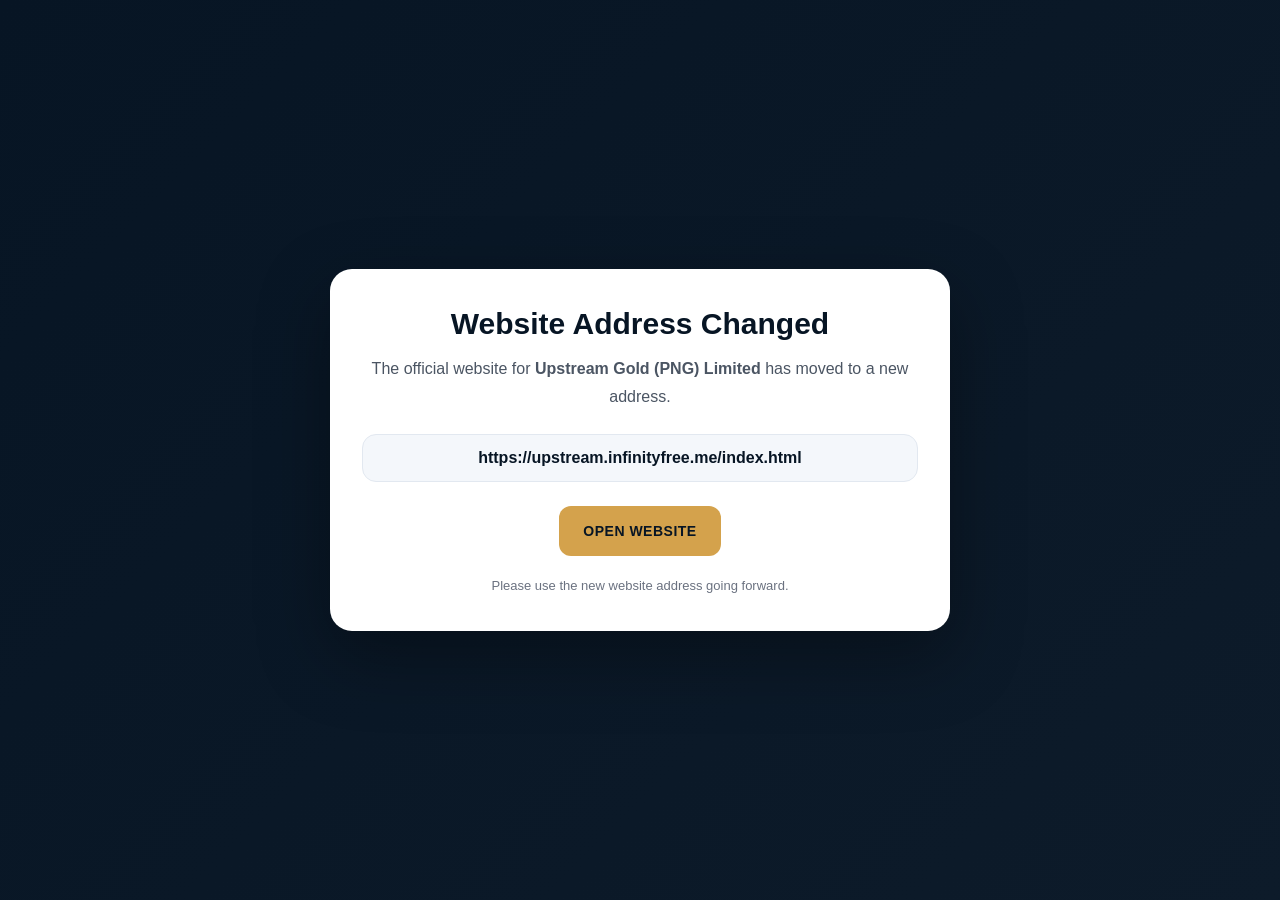
<file: index.html>
<!DOCTYPE html>
<html lang="en">
<head>
  <meta charset="UTF-8" />
  <meta name="viewport" content="width=device-width, initial-scale=1.0" />
  <title>Website Moved | Upstream Gold (PNG) Limited</title>

  <style>
    * {
      box-sizing: border-box;
      margin: 0;
      padding: 0;
    }

    body {
      min-height: 100vh;
      font-family: Arial, Helvetica, sans-serif;
      background: linear-gradient(135deg, #071524, #0d1b2a);
      display: flex;
      align-items: center;
      justify-content: center;
      padding: 24px;
      color: #ffffff;
    }

    .notice-card {
      width: 100%;
      max-width: 620px;
      background: #ffffff;
      color: #071524;
      border-radius: 22px;
      padding: 38px 32px;
      text-align: center;
      box-shadow: 0 25px 70px rgba(0, 0, 0, 0.35);
    }

    .notice-card h1 {
      font-size: 30px;
      margin-bottom: 14px;
      font-weight: 800;
    }

    .notice-card p {
      font-size: 16px;
      line-height: 1.7;
      color: #4b5563;
      margin-bottom: 24px;
    }

    .new-link-box {
      background: #f4f7fb;
      border: 1px solid #e2e8f0;
      border-radius: 14px;
      padding: 14px;
      margin-bottom: 24px;
      color: #071524;
      font-weight: 700;
      word-break: break-word;
    }

    .btn {
      display: inline-flex;
      align-items: center;
      justify-content: center;
      min-height: 50px;
      padding: 0 24px;
      background: #d4a24c;
      color: #071524;
      border-radius: 12px;
      text-decoration: none;
      font-size: 14px;
      font-weight: 800;
      text-transform: uppercase;
      letter-spacing: 0.5px;
      transition: 0.2s ease;
    }

    .btn:hover {
      background: #b88324;
      color: #ffffff;
    }

    .footer-note {
      margin-top: 22px;
      font-size: 13px;
      color: #6b7280;
    }
  </style>
</head>

<body>
  <div class="notice-card">
    <h1>Website Address Changed</h1>

    <p>
      The official website for <strong>Upstream Gold (PNG) Limited</strong>
      has moved to a new address.
    </p>

    <div class="new-link-box">
      https://upstream.infinityfree.me/index.html
    </div>

    <a class="btn" href="https://upstream.infinityfree.me/index.html">
      Open Website
    </a>

    <div class="footer-note">
      Please use the new website address going forward.
    </div>
  </div>
</body>
</html>
</file>
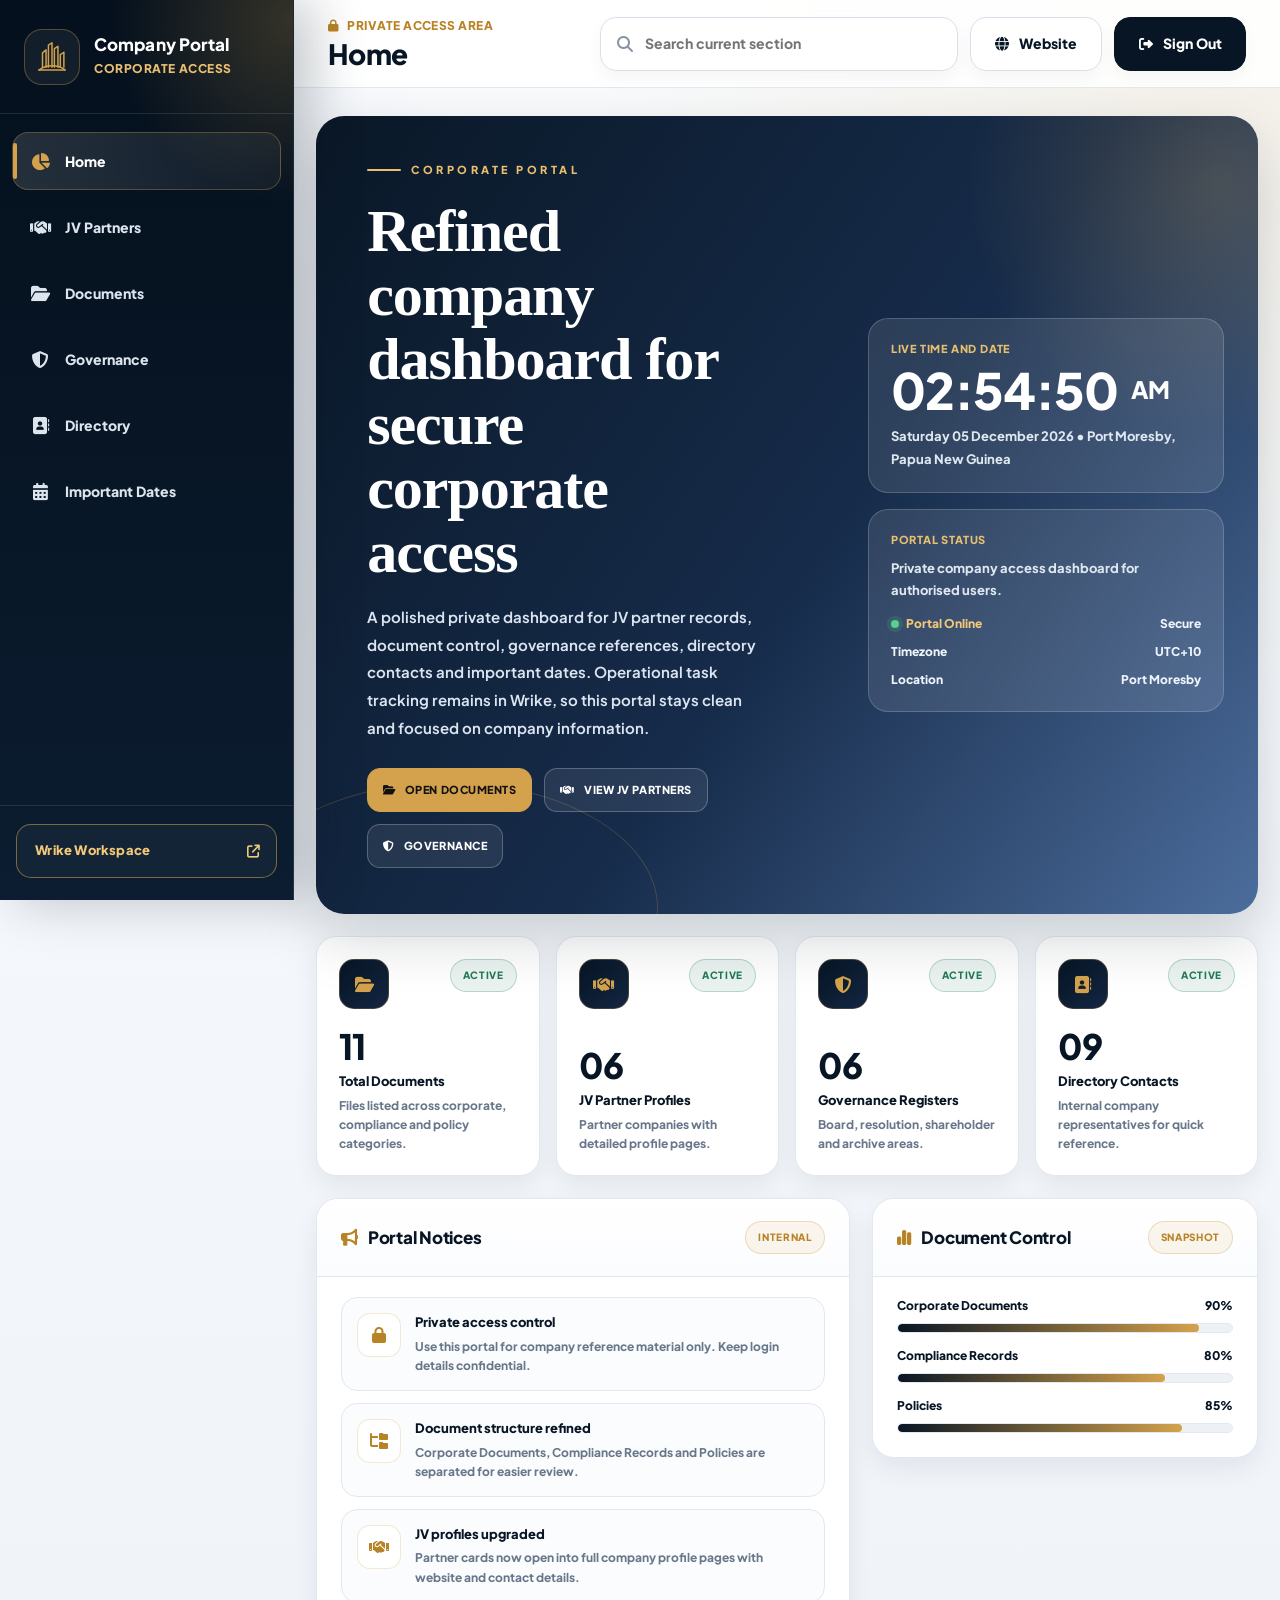
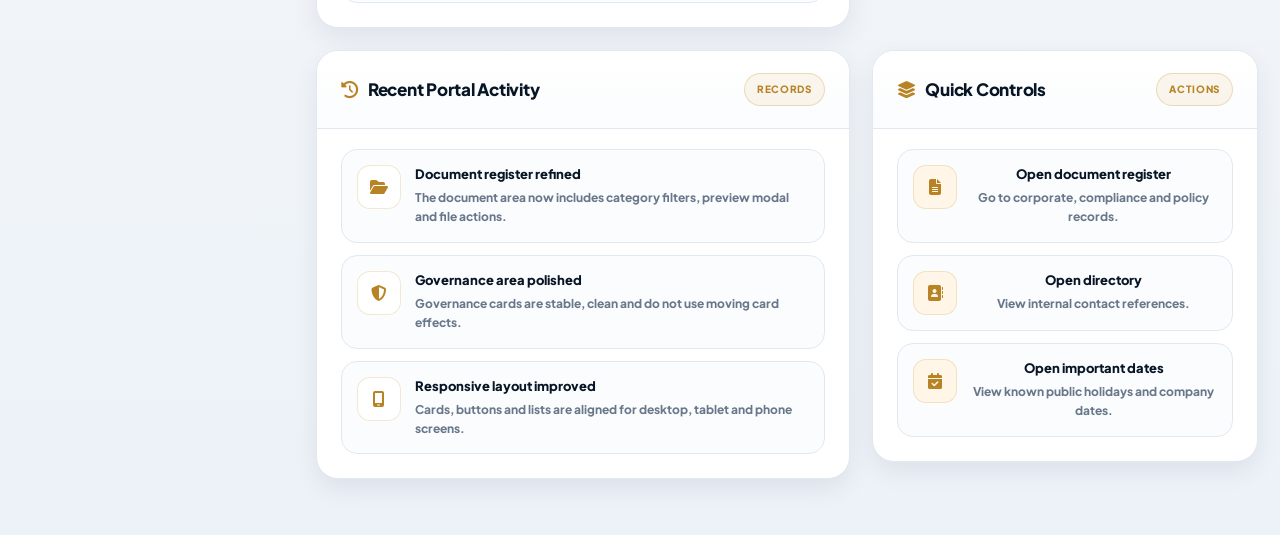
<file: about.html>
<!DOCTYPE html>
<html lang="en">
<head>
  <meta charset="UTF-8" />
  <meta name="viewport" content="width=device-width, initial-scale=1.0, viewport-fit=cover" />
  <title>Company Portal | Refined Corporate Dashboard</title>

  <link rel="preconnect" href="https://fonts.googleapis.com">
  <link rel="preconnect" href="https://fonts.gstatic.com" crossorigin>
  <link href="https://fonts.googleapis.com/css2?family=Plus+Jakarta+Sans:wght@400;500;600;700;800;900&display=swap" rel="stylesheet">
  <link rel="stylesheet" href="https://cdnjs.cloudflare.com/ajax/libs/font-awesome/6.5.2/css/all.min.css">

  <style>
    *{box-sizing:border-box;margin:0;padding:0}

    :root{
      --navy:#071524;
      --navy-2:#0d1b2a;
      --navy-3:#132642;
      --navy-4:#1b314f;
      --gold:#d4a24c;
      --gold-2:#b88324;
      --gold-soft:#fff6e8;
      --bg:#f4f7fb;
      --panel:#ffffff;
      --text:#162033;
      --muted:#687789;
      --line:#e2e8f0;
      --soft:#f8fafc;
      --soft-2:#eef3f8;
      --green:#1f7a56;
      --red:#b85050;
      --blue:#315f9b;
      --amber:#a36f14;
      --sidebar:294px;
      --radius:22px;
      --shadow:0 18px 44px rgba(7,21,36,.10);
      --shadow-soft:0 10px 26px rgba(7,21,36,.07);
      --ring:0 0 0 4px rgba(212,162,76,.15);
    }

    html{scroll-behavior:smooth}

    body{
      min-height:100vh;
      overflow-x:hidden;
      font-family:'Plus Jakarta Sans',Arial,Helvetica,sans-serif;
      background:
        radial-gradient(circle at 100% 0%, rgba(212,162,76,.12), transparent 28%),
        radial-gradient(circle at 0% 18%, rgba(49,95,155,.08), transparent 24%),
        linear-gradient(180deg,#f9fbfd 0%,#edf2f8 100%);
      color:var(--text);
      line-height:1.5;
    }

    a{text-decoration:none;color:inherit}
    button,input,select{font:inherit}
    button{border:0}
    ::selection{background:rgba(212,162,76,.25)}

    .app{min-height:100vh;display:flex}

    .sidebar-overlay{
      position:fixed;
      inset:0;
      display:none;
      background:rgba(3,12,22,.52);
      z-index:89;
    }

    .sidebar-overlay.show{display:block}

    .sidebar{
      position:fixed;
      inset:0 auto 0 0;
      z-index:100;
      width:var(--sidebar);
      height:100vh;
      display:flex;
      flex-direction:column;
      overflow:hidden;
      color:#fff;
      background:linear-gradient(180deg,#04101d 0%,#071524 45%,#0c1d31 100%);
      border-right:1px solid rgba(255,255,255,.10);
      box-shadow:18px 0 50px rgba(7,21,36,.24);
      transform:translateX(-105%);
      transition:transform .24s ease;
    }

    .sidebar.open{transform:translateX(0)}

    @media(min-width:1025px){
      .sidebar{transform:none}
      .main{margin-left:var(--sidebar)}
      .sidebar-overlay{display:none!important}
    }

    .sidebar:before{
      content:"";
      position:absolute;
      width:370px;
      height:370px;
      right:-185px;
      top:-165px;
      border-radius:50%;
      background:radial-gradient(circle,rgba(212,162,76,.23),transparent 70%);
      pointer-events:none;
    }

    .sidebar-brand{
      min-height:114px;
      padding:24px;
      display:flex;
      align-items:center;
      gap:14px;
      border-bottom:1px solid rgba(255,255,255,.10);
      position:relative;
      z-index:1;
    }

    .brand-mark{
      width:56px;
      height:56px;
      flex:0 0 56px;
      display:grid;
      place-items:center;
      border-radius:18px;
      border:1px solid rgba(212,162,76,.35);
      background:rgba(255,255,255,.06);
    }

    .brand-mark svg{width:38px;height:38px;display:block}

    .brand-text strong{
      display:block;
      color:#fff;
      font-size:17px;
      font-weight:900;
      letter-spacing:.1px;
      line-height:1.15;
    }

    .brand-text span{
      display:block;
      margin-top:5px;
      color:#e8bf71;
      font-size:12px;
      font-weight:900;
      letter-spacing:.55px;
      text-transform:uppercase;
    }

    .nav-menu{
      list-style:none;
      padding:18px 12px;
      flex:1;
      overflow:auto;
      position:relative;
      z-index:1;
    }

    .nav-menu::-webkit-scrollbar{width:5px}
    .nav-menu::-webkit-scrollbar-thumb{background:rgba(212,162,76,.35);border-radius:999px}

    .nav-item{
      min-height:58px;
      display:flex;
      align-items:center;
      gap:14px;
      margin-bottom:8px;
      padding:0 16px;
      color:#dce4ee;
      border:1px solid transparent;
      border-radius:16px;
      cursor:pointer;
      user-select:none;
      font-size:14px;
      font-weight:850;
      position:relative;
      transition:background .2s ease,border-color .2s ease,color .2s ease;
    }

    .nav-item i{
      width:22px;
      text-align:center;
      color:#dce4ee;
      font-size:17px;
      transition:color .2s ease;
    }

    .nav-item:hover{
      background:rgba(255,255,255,.055);
      border-color:rgba(255,255,255,.08);
      color:#fff;
    }

    .nav-item:hover i{color:var(--gold)}

    .nav-item.active{
      color:#fff;
      background:linear-gradient(90deg,rgba(255,255,255,.13),rgba(255,255,255,.045));
      border-color:rgba(212,162,76,.31);
    }

    .nav-item.active:before{
      content:"";
      position:absolute;
      left:0;
      top:10px;
      bottom:10px;
      width:4px;
      border-radius:999px;
      background:var(--gold);
    }

    .nav-item.active i{color:var(--gold)}

    .sidebar-footer{
      padding:18px 16px 22px;
      border-top:1px solid rgba(255,255,255,.10);
      position:relative;
      z-index:1;
    }

    .workspace-btn{
      width:100%;
      min-height:54px;
      display:flex;
      align-items:center;
      justify-content:space-between;
      gap:12px;
      padding:0 16px;
      border-radius:15px;
      border:1px solid rgba(212,162,76,.55);
      background:rgba(255,255,255,.035);
      color:#f2c879;
      font-size:13px;
      font-weight:900;
      letter-spacing:.2px;
      transition:background .2s ease,border-color .2s ease;
    }

    .workspace-btn:hover{background:rgba(212,162,76,.10);border-color:rgba(212,162,76,.75)}

    .main{width:100%;min-height:100vh}

    .topbar{
      min-height:88px;
      position:sticky;
      top:0;
      z-index:80;
      display:flex;
      align-items:center;
      justify-content:space-between;
      gap:18px;
      padding:0 clamp(18px,3vw,34px);
      background:rgba(255,255,255,.89);
      backdrop-filter:blur(16px);
      border-bottom:1px solid var(--line);
    }

    .topbar-left{display:flex;align-items:center;gap:14px;min-width:0}

    .mobile-toggle{
      width:46px;
      height:46px;
      display:grid;
      place-items:center;
      flex:0 0 46px;
      border-radius:14px;
      border:1px solid var(--line);
      background:#fff;
      color:var(--gold-2);
      font-size:19px;
      cursor:pointer;
      box-shadow:0 8px 18px rgba(7,21,36,.05);
    }

    @media(min-width:1025px){.mobile-toggle{display:none}}

    .page-title{min-width:0}

    .page-title .kicker{
      display:flex;
      align-items:center;
      gap:8px;
      color:var(--gold-2);
      font-size:12px;
      font-weight:900;
      letter-spacing:.45px;
      text-transform:uppercase;
      margin-bottom:4px;
    }

    .page-title h1{
      color:var(--navy);
      font-size:clamp(21px,2.2vw,28px);
      font-weight:900;
      line-height:1.1;
      letter-spacing:-.55px;
      white-space:nowrap;
      overflow:hidden;
      text-overflow:ellipsis;
    }

    .topbar-actions{
      display:flex;
      align-items:center;
      justify-content:flex-end;
      gap:12px;
      min-width:0;
    }

    .search-wrapper{
      height:54px;
      width:min(390px,28vw);
      min-width:240px;
      display:flex;
      align-items:center;
      gap:12px;
      border:1px solid #d9e0eb;
      background:#fff;
      color:#8793a5;
      border-radius:16px;
      padding:0 16px;
      box-shadow:0 8px 18px rgba(7,21,36,.04);
    }

    .search-wrapper:focus-within{border-color:rgba(212,162,76,.72);box-shadow:var(--ring)}

    .search-wrapper input{
      width:100%;
      border:0;
      outline:0;
      color:var(--text);
      background:transparent;
      font-size:14px;
      font-weight:750;
    }

    .top-link{
      height:54px;
      min-width:132px;
      padding:0 17px;
      display:inline-flex;
      align-items:center;
      justify-content:center;
      gap:10px;
      border-radius:16px;
      border:1px solid #d9e0eb;
      background:#fff;
      color:var(--navy);
      font-size:14px;
      font-weight:900;
      cursor:pointer;
      white-space:nowrap;
      box-shadow:0 8px 18px rgba(7,21,36,.035);
      transition:border-color .2s ease,background .2s ease,color .2s ease;
    }

    .top-link.dark{background:var(--navy);border-color:var(--navy);color:#fff}
    .top-link:hover{border-color:rgba(212,162,76,.62)}

    .content{
      width:min(1360px,calc(100% - 44px));
      margin:0 auto;
      padding:28px 0 56px;
    }

    .section-panel{
      background:var(--panel);
      border:1px solid var(--line);
      border-radius:var(--radius);
      box-shadow:var(--shadow);
      overflow:hidden;
    }

    .section-head{
      display:flex;
      align-items:flex-start;
      justify-content:space-between;
      gap:18px;
      padding:28px 30px;
      border-bottom:1px solid var(--line);
      background:linear-gradient(180deg,#fff,#fbfcfe);
    }

    .section-head h2{
      display:flex;
      align-items:center;
      gap:12px;
      color:var(--navy);
      font-size:clamp(23px,2.8vw,34px);
      font-weight:900;
      line-height:1.05;
      letter-spacing:-.7px;
    }

    .section-head h2 i{color:var(--gold-2);font-size:.86em}

    .section-head p{
      color:var(--muted);
      font-size:13px;
      font-weight:750;
      margin-top:9px;
      max-width:760px;
      line-height:1.72;
    }

    .section-label,.badge{
      display:inline-flex;
      align-items:center;
      justify-content:center;
      border:1px solid rgba(212,162,76,.34);
      background:rgba(212,162,76,.10);
      color:var(--gold-2);
      padding:8px 12px;
      border-radius:999px;
      font-size:10px;
      font-weight:900;
      letter-spacing:.65px;
      text-transform:uppercase;
      white-space:nowrap;
    }

    .badge.green{border-color:rgba(31,122,86,.25);background:rgba(31,122,86,.09);color:var(--green)}
    .badge.red{border-color:rgba(184,80,80,.25);background:rgba(184,80,80,.08);color:var(--red)}
    .badge.blue{border-color:rgba(49,95,155,.22);background:rgba(49,95,155,.08);color:var(--blue)}
    .badge.amber{border-color:rgba(163,111,20,.24);background:rgba(163,111,20,.08);color:var(--amber)}

    .empty-state{
      display:none;
      margin-top:20px;
      padding:22px;
      background:#fff;
      border:1px solid var(--line);
      border-radius:18px;
      box-shadow:var(--shadow-soft);
      color:var(--muted);
      text-align:center;
      font-size:14px;
      font-weight:850;
    }

    .home-grid{display:grid;gap:22px}

    .hero-card{
      min-height:365px;
      display:grid;
      grid-template-columns:1.08fr .92fr;
      gap:20px;
      align-items:stretch;
      border-radius:28px;
      overflow:hidden;
      background:
        linear-gradient(125deg,rgba(7,21,36,.99) 0%,rgba(13,35,67,.96) 54%,rgba(39,78,135,.82) 100%);
      box-shadow:0 24px 58px rgba(7,21,36,.18);
      position:relative;
    }

    .hero-card:before{
      content:"";
      position:absolute;
      width:520px;
      height:520px;
      right:-220px;
      top:-190px;
      border-radius:50%;
      background:radial-gradient(circle,rgba(212,162,76,.22),transparent 68%);
      pointer-events:none;
    }

    .hero-card:after{
      content:"";
      position:absolute;
      left:-80px;
      bottom:-120px;
      width:420px;
      height:250px;
      border-radius:50%;
      border:1px solid rgba(212,162,76,.22);
      pointer-events:none;
    }

    .hero-copy{
      position:relative;
      z-index:1;
      padding:46px clamp(24px,4vw,58px);
      display:flex;
      flex-direction:column;
      justify-content:center;
    }

    .home-label{
      display:inline-flex;
      align-items:center;
      gap:10px;
      color:#e9bf6e;
      text-transform:uppercase;
      letter-spacing:3.5px;
      font-size:11px;
      font-weight:900;
      margin-bottom:20px;
    }

    .home-label:before{content:"";width:34px;height:2px;background:#e9bf6e;border-radius:999px}

    .hero-copy h2{
      color:#fff;
      font-family:Georgia,'Times New Roman',serif;
      font-size:clamp(36px,4.7vw,64px);
      line-height:1.07;
      font-weight:700;
      letter-spacing:-1.1px;
      margin-bottom:18px;
      max-width:660px;
    }

    .hero-copy p{
      color:#dbe5f1;
      font-size:15px;
      font-weight:650;
      line-height:1.86;
      max-width:730px;
    }

    .hero-actions{display:flex;flex-wrap:wrap;gap:12px;margin-top:26px}

    .hero-btn,.action-btn,.profile-action-btn,.small-action{
      min-height:44px;
      display:inline-flex;
      align-items:center;
      justify-content:center;
      gap:9px;
      padding:0 15px;
      border-radius:13px;
      border:1px solid var(--navy);
      background:var(--navy);
      color:#fff;
      cursor:pointer;
      font-size:11px;
      font-weight:900;
      letter-spacing:.55px;
      text-transform:uppercase;
      white-space:nowrap;
      transition:background .2s ease,border-color .2s ease,color .2s ease;
    }

    .hero-btn.gold,.download-btn,.profile-action-btn.gold,.small-action.gold{background:var(--gold);border-color:var(--gold);color:#111}
    .hero-btn.ghost{background:rgba(255,255,255,.08);border-color:rgba(255,255,255,.24);color:#fff}
    .hero-btn:hover,.action-btn:hover,.profile-action-btn:hover,.small-action:hover{border-color:var(--gold);background:var(--gold);color:#111}

    .hero-side{
      position:relative;
      z-index:1;
      padding:34px;
      display:grid;
      align-content:center;
      gap:16px;
    }

    .time-card,.status-card{
      background:rgba(255,255,255,.105);
      border:1px solid rgba(255,255,255,.18);
      color:#fff;
      border-radius:20px;
      padding:22px;
      backdrop-filter:blur(10px);
    }

    .time-label{
      color:#e7bf70;
      font-size:11px;
      font-weight:900;
      text-transform:uppercase;
      letter-spacing:.8px;
      margin-bottom:8px;
    }

    .portal-clock{
      font-size:clamp(34px,4vw,50px);
      line-height:1;
      font-weight:900;
      letter-spacing:-1px;
      margin-bottom:10px;
    }

    .portal-clock .ampm{font-size:.48em;margin-left:5px;vertical-align:11px}
    .portal-date,.status-card p{color:#dfe8f1;font-size:13px;font-weight:750;line-height:1.72}
    .status-list{display:grid;gap:10px;margin-top:14px}
    .status-line{display:flex;align-items:center;justify-content:space-between;gap:12px;color:#eef4fb;font-size:12px;font-weight:850}
    .status-dot{display:inline-flex;align-items:center;gap:7px;color:#f2c879}
    .status-dot:before{content:"";width:8px;height:8px;border-radius:999px;background:#54d18c;box-shadow:0 0 0 4px rgba(84,209,140,.14)}

    .kpi-grid{
      display:grid;
      grid-template-columns:repeat(4,minmax(0,1fr));
      gap:16px;
    }

    .kpi-card{
      min-height:154px;
      display:flex;
      flex-direction:column;
      justify-content:space-between;
      background:#fff;
      border:1px solid var(--line);
      border-radius:20px;
      box-shadow:var(--shadow-soft);
      padding:22px;
    }

    .kpi-top{display:flex;align-items:flex-start;justify-content:space-between;gap:12px}
    .kpi-icon,.doc-icon,.contact-icon,.card-icon,.insight-icon{
      width:50px;
      height:50px;
      border-radius:15px;
      background:linear-gradient(135deg,var(--navy),var(--navy-3));
      color:var(--gold);
      border:1px solid rgba(212,162,76,.28);
      display:grid;
      place-items:center;
      flex:0 0 50px;
      font-size:17px;
    }

    .kpi-value{font-size:35px;line-height:1;font-weight:900;color:var(--navy);letter-spacing:-.95px;margin-top:20px}
    .kpi-title{font-size:13px;font-weight:900;color:var(--navy);margin-top:8px}
    .kpi-desc{font-size:12px;font-weight:750;color:var(--muted);line-height:1.6;margin-top:4px}

    .dashboard-split{
      display:grid;
      grid-template-columns:1.16fr .84fr;
      gap:22px;
      align-items:start;
    }

    .mini-panel{
      background:#fff;
      border:1px solid var(--line);
      border-radius:22px;
      box-shadow:var(--shadow-soft);
      overflow:hidden;
    }

    .mini-head{
      display:flex;
      align-items:center;
      justify-content:space-between;
      gap:12px;
      padding:22px 24px;
      border-bottom:1px solid var(--line);
      background:linear-gradient(180deg,#fff,#fbfcfe);
    }

    .mini-head h3{
      display:flex;
      align-items:center;
      gap:10px;
      color:var(--navy);
      font-size:17px;
      font-weight:900;
      letter-spacing:-.25px;
    }

    .mini-head h3 i{color:var(--gold-2)}
    .mini-body{padding:20px 24px 24px}

    .notice-list,.activity-list,.date-preview-list,.control-grid{display:grid;gap:12px}

    .notice-item,.activity-item,.date-preview-item,.control-item{
      display:grid;
      grid-template-columns:44px 1fr;
      gap:14px;
      align-items:flex-start;
      padding:15px;
      border:1px solid var(--line);
      border-radius:16px;
      background:#fbfcfe;
    }

    .notice-icon,.activity-icon{
      width:44px;height:44px;border-radius:13px;display:grid;place-items:center;background:#fff;color:var(--gold-2);border:1px solid rgba(212,162,76,.25);font-size:16px
    }

    .notice-item h4,.activity-item h4,.date-preview-item h4,.control-item h4{font-size:13px;font-weight:900;color:var(--navy);margin-bottom:4px}
    .notice-item p,.activity-item p,.date-preview-item p,.control-item p{font-size:12px;font-weight:750;color:var(--muted);line-height:1.6}

    .control-icon{width:44px;height:44px;border-radius:13px;display:grid;place-items:center;background:var(--gold-soft);color:var(--gold-2);border:1px solid rgba(212,162,76,.26)}
    .progress-grid{display:grid;gap:14px}
    .progress-item{display:grid;gap:8px}
    .progress-top{display:flex;align-items:center;justify-content:space-between;gap:12px;font-size:12px;font-weight:900;color:var(--navy)}
    .progress-track{height:10px;background:#edf1f6;border-radius:999px;overflow:hidden;border:1px solid #e4e9f1}
    .progress-fill{height:100%;background:linear-gradient(90deg,var(--navy),var(--gold));border-radius:999px}

    .document-tools,.control-row{
      display:flex;
      align-items:center;
      justify-content:space-between;
      gap:14px;
      flex-wrap:wrap;
      padding:20px 30px 10px;
    }

    .tool-note{color:var(--muted);font-size:13px;font-weight:750;line-height:1.6;max-width:750px}
    .chip-row{display:flex;gap:8px;flex-wrap:wrap}

    .chip-btn{
      border:1px solid var(--line);
      background:#fff;
      color:var(--navy);
      padding:9px 13px;
      border-radius:999px;
      font-size:10px;
      font-weight:900;
      letter-spacing:.55px;
      text-transform:uppercase;
      cursor:pointer;
      transition:background .2s ease,color .2s ease,border-color .2s ease;
    }

    .chip-btn.active,.chip-btn:hover{background:var(--navy);border-color:var(--navy);color:#fff}

    .document-list,.date-list{padding:8px 30px 24px}
    .document-category{padding-top:18px}
    .document-category:first-child{padding-top:10px}

    .document-category-title{
      display:flex;
      align-items:center;
      gap:10px;
      padding:12px 0;
      color:var(--gold-2);
      font-size:12px;
      font-weight:900;
      text-transform:uppercase;
      letter-spacing:.95px;
      border-bottom:1px solid rgba(212,162,76,.24);
    }

    .document-row,.date-row{
      display:grid;
      grid-template-columns:minmax(0,1fr) auto auto;
      gap:14px;
      align-items:center;
      padding:20px 0;
      border-bottom:1px solid var(--line);
    }

    .document-row:last-child,.date-row:last-child{border-bottom:0}

    .document-meta,.contact-meta{display:flex;align-items:flex-start;gap:14px;min-width:0}

    .document-meta h3,.contact-info h3,.insight-card h3,.partner-card h3,.date-details h3,.profile-panel h4{
      color:var(--navy);
      font-size:15px;
      font-weight:900;
      line-height:1.32;
      margin-bottom:5px;
    }

    .document-meta p,.contact-info p,.insight-card p,.partner-card p,.date-details p,.profile-panel p{
      color:var(--muted);
      font-size:12.5px;
      line-height:1.64;
      font-weight:750;
    }

    .directory-grid,.governance-grid,.partner-grid{
      padding:28px 30px 30px;
      display:grid;
      gap:18px;
    }

    .directory-grid{grid-template-columns:repeat(2,minmax(0,1fr))}
    .governance-grid{grid-template-columns:repeat(3,minmax(0,1fr))}
    .partner-grid{grid-template-columns:repeat(3,minmax(0,1fr))}

    .contact-card,.insight-card,.partner-card{
      background:#fff;
      border:1px solid var(--line);
      border-radius:20px;
      box-shadow:var(--shadow-soft);
      padding:22px;
      transition:border-color .2s ease,background .2s ease;
    }

    .contact-card:hover,.insight-card:hover,.partner-card:hover{border-color:rgba(212,162,76,.42);background:#fffdf9}

    .contact-card{
      min-height:164px;
      display:grid;
      grid-template-columns:54px minmax(0,1fr);
      gap:16px;
      align-items:flex-start;
    }

    .contact-icon{width:54px;height:54px;flex-basis:54px}
    .contact-line{display:flex;align-items:flex-start;gap:10px;color:var(--muted);font-size:12.5px;font-weight:780;margin-top:8px;word-break:break-word}
    .contact-line i{width:15px;color:var(--gold-2);padding-top:2px}
    .contact-line a{color:var(--gold-2)}

    .insight-card{
      min-height:175px;
      display:flex;
      flex-direction:column;
      justify-content:space-between;
      gap:17px;
      position:relative;
      overflow:hidden;
    }

    .insight-card:before{display:none!important}
    .insight-card-top{display:flex;align-items:flex-start;justify-content:space-between;gap:12px}
    .insight-icon{margin-bottom:15px}
    .insight-actions{display:flex;align-items:center;justify-content:space-between;gap:10px;margin-top:8px}

    .partner-card{
      min-height:242px;
      display:flex;
      flex-direction:column;
      justify-content:space-between;
      gap:18px;
    }

    .partner-number{
      width:50px;
      height:50px;
      display:grid;
      place-items:center;
      background:linear-gradient(135deg,var(--navy),var(--navy-3));
      border:1px solid rgba(212,162,76,.35);
      border-radius:15px;
      color:var(--gold);
      font-size:13px;
      font-weight:900;
      letter-spacing:.8px;
      margin-bottom:16px;
    }

    .partner-details{display:grid;gap:7px;margin-top:13px}
    .partner-detail{display:flex;align-items:flex-start;gap:9px;color:var(--muted);font-size:12px;font-weight:850;line-height:1.5}
    .partner-detail i{color:var(--gold-2);width:14px;margin-top:2px}

    .partner-profile-btn{
      width:100%;
      min-height:44px;
      display:flex;
      align-items:center;
      justify-content:center;
      gap:9px;
      border:1px solid var(--line);
      border-radius:13px;
      background:#fff;
      color:var(--navy);
      font-size:11px;
      font-weight:900;
      letter-spacing:.55px;
      text-transform:uppercase;
      cursor:pointer;
      transition:background .2s ease,border-color .2s ease,color .2s ease;
    }

    .partner-profile-btn:hover{background:rgba(212,162,76,.08);border-color:rgba(212,162,76,.55);color:var(--gold-2)}

    .partner-profile-view{padding:30px}

    .partner-profile-header{
      display:grid;
      grid-template-columns:76px minmax(0,1fr) auto;
      align-items:center;
      gap:18px;
      padding:28px;
      border-radius:22px;
      color:#fff;
      background:linear-gradient(135deg,#071524,#0d1b2a 62%,#1b263b);
      position:relative;
      overflow:hidden;
      margin-bottom:20px;
    }

    .partner-profile-header:before{content:"";position:absolute;width:260px;height:260px;right:-120px;top:-125px;border-radius:50%;background:radial-gradient(circle,rgba(212,162,76,.24),transparent 70%)}
    .partner-profile-header>*{position:relative;z-index:1}
    .partner-profile-logo{width:76px;height:76px;border-radius:20px;display:grid;place-items:center;background:rgba(255,255,255,.08);border:1px solid rgba(212,162,76,.38);color:var(--gold);font-size:18px;font-weight:900;letter-spacing:.8px}
    .partner-profile-header h3{font-size:clamp(24px,3vw,34px);font-weight:900;line-height:1.1;margin-bottom:8px;letter-spacing:-.7px}
    .partner-profile-header p{color:#dfe8f1;font-size:13px;font-weight:750;line-height:1.6}
    .back-btn{display:inline-flex;align-items:center;justify-content:center;gap:8px;border:1px solid rgba(212,162,76,.50);background:rgba(212,162,76,.10);color:#f2c879;border-radius:13px;padding:13px 15px;font-size:11px;font-weight:900;letter-spacing:.45px;text-transform:uppercase;cursor:pointer;white-space:nowrap}
    .back-btn:hover{background:rgba(212,162,76,.17)}

    .partner-profile-grid,.profile-section-grid{display:grid;grid-template-columns:repeat(3,minmax(0,1fr));gap:16px;margin-bottom:16px}
    .profile-section-grid.two{grid-template-columns:1.08fr .92fr}

    .partner-profile-info,.profile-panel{
      background:#fff;
      border:1px solid var(--line);
      border-radius:18px;
      box-shadow:var(--shadow-soft);
      padding:22px;
    }

    .info-label{display:flex;align-items:center;gap:8px;color:var(--gold-2);font-size:10px;font-weight:900;letter-spacing:.65px;text-transform:uppercase;margin-bottom:8px}
    .partner-profile-info strong{display:block;color:var(--navy);font-size:14px;font-weight:900;line-height:1.45;word-break:break-word}
    .profile-panel h4{display:flex;align-items:center;gap:10px;font-size:16px;margin-bottom:15px}
    .profile-panel h4 i{color:var(--gold-2)}
    .profile-detail-list{display:grid;gap:12px}
    .profile-detail-row{display:grid;grid-template-columns:145px minmax(0,1fr);gap:14px;padding-bottom:12px;border-bottom:1px solid var(--line)}
    .profile-detail-row:last-child{padding-bottom:0;border-bottom:0}
    .profile-detail-row span{color:var(--muted);font-size:11px;font-weight:900;text-transform:uppercase;letter-spacing:.55px}
    .profile-detail-row strong{color:var(--navy);font-size:13px;font-weight:850;line-height:1.5;word-break:break-word}
    .profile-doc-list{display:grid;gap:12px}
    .profile-doc-item{display:flex;align-items:center;justify-content:space-between;gap:12px;padding:13px 14px;border:1px solid var(--line);border-radius:14px;background:#fbfcfe;color:var(--navy);font-size:13px;font-weight:850}
    .profile-doc-item div{display:flex;align-items:center;gap:10px;min-width:0}
    .profile-doc-item i{color:var(--gold-2)}
    .profile-doc-item a{color:var(--gold-2);font-size:11px;font-weight:900;text-transform:uppercase;white-space:nowrap}
    .profile-action-row{display:flex;gap:10px;flex-wrap:wrap;margin-top:17px}

    .date-row{grid-template-columns:64px minmax(0,1fr) auto}

    .date-box{
      width:64px;
      height:64px;
      display:flex;
      flex-direction:column;
      align-items:center;
      justify-content:center;
      border-radius:16px;
      background:var(--navy);
      border:1px solid rgba(212,162,76,.38);
      color:#fff;
      text-transform:uppercase;
      line-height:1;
      font-weight:900;
      flex:0 0 64px;
    }

    .date-box strong{font-size:20px;color:var(--gold);margin-bottom:6px}
    .date-box span{font-size:11px;letter-spacing:.75px}

    .modal{
      position:fixed;
      inset:0;
      z-index:150;
      display:none;
      place-items:center;
      padding:22px;
      background:rgba(3,12,22,.58);
    }

    .modal.show{display:grid}

    .modal-card{
      width:min(760px,100%);
      max-height:88vh;
      overflow:auto;
      background:#fff;
      border-radius:22px;
      box-shadow:0 30px 80px rgba(0,0,0,.28);
      border:1px solid rgba(255,255,255,.38);
    }

    .modal-head{
      display:flex;
      align-items:center;
      justify-content:space-between;
      gap:16px;
      padding:22px 24px;
      border-bottom:1px solid var(--line);
      background:linear-gradient(180deg,#fff,#fbfcfe);
    }

    .modal-head h3{color:var(--navy);font-size:18px;font-weight:900;letter-spacing:-.2px}
    .modal-close{width:40px;height:40px;border-radius:13px;background:#fff;border:1px solid var(--line);color:var(--navy);cursor:pointer;font-size:16px}
    .modal-body{padding:24px;display:grid;gap:14px;color:var(--muted);font-size:14px;font-weight:750;line-height:1.72}
    .modal-body strong{color:var(--navy)}

    .toast{
      position:fixed;
      left:50%;
      bottom:24px;
      z-index:180;
      min-width:min(520px,calc(100% - 32px));
      transform:translateX(-50%) translateY(18px);
      opacity:0;
      pointer-events:none;
      display:flex;
      align-items:center;
      gap:12px;
      padding:15px 17px;
      border-radius:16px;
      background:var(--navy);
      color:#fff;
      box-shadow:0 18px 45px rgba(7,21,36,.28);
      border:1px solid rgba(212,162,76,.35);
      transition:opacity .22s ease,transform .22s ease;
      font-size:13px;
      font-weight:850;
    }

    .toast.show{opacity:1;transform:translateX(-50%) translateY(0)}
    .toast i{color:var(--gold)}

    @media(max-width:1180px){
      .hero-card{grid-template-columns:1fr}
      .hero-side{grid-template-columns:1fr 1fr;padding-top:0}
      .kpi-grid{grid-template-columns:repeat(2,minmax(0,1fr))}
      .dashboard-split{grid-template-columns:1fr}
      .governance-grid,.partner-grid{grid-template-columns:repeat(2,minmax(0,1fr))}
    }

    @media(max-width:1040px){
      .topbar{align-items:flex-start;flex-direction:column;padding:18px 22px}
      .topbar-actions{width:100%;justify-content:space-between;flex-wrap:wrap}
      .search-wrapper{width:100%;min-width:100%;order:3}
      .top-link{flex:1;min-width:calc(50% - 6px)}
      .directory-grid{grid-template-columns:1fr}
    }

    @media(max-width:860px){
      .content{width:min(100% - 28px,1360px);padding:22px 0 42px}
      .hero-copy{padding:36px 24px}
      .hero-side{grid-template-columns:1fr;padding:0 24px 24px}
      .section-head{padding:24px 20px;flex-direction:column;align-items:flex-start}
      .document-tools,.document-list,.date-list,.directory-grid,.governance-grid,.partner-grid,.partner-profile-view{padding-left:20px;padding-right:20px}
      .document-row{grid-template-columns:1fr;align-items:stretch;gap:12px}
      .document-row .badge{width:max-content}
      .document-row .chip-row{width:100%;display:grid;grid-template-columns:1fr 1fr}
      .action-btn{width:100%}
      .date-row{grid-template-columns:56px 1fr;gap:16px;align-items:start}
      .date-row .badge{grid-column:2;width:max-content}
      .date-box{width:56px;height:56px;flex-basis:56px}
      .partner-profile-header{grid-template-columns:1fr;align-items:flex-start}
      .partner-profile-grid,.profile-section-grid,.profile-section-grid.two{grid-template-columns:1fr}
      .profile-detail-row{grid-template-columns:1fr;gap:5px}
    }

    @media(max-width:640px){
      .sidebar{width:min(330px,88vw)}
      .content{width:min(100% - 22px,1360px)}
      .hero-copy h2{font-size:34px}
      .home-label{letter-spacing:2.4px}
      .kpi-grid,.governance-grid,.partner-grid{grid-template-columns:1fr}
      .top-link{min-width:100%}
      .document-row .chip-row{grid-template-columns:1fr}
      .contact-card{grid-template-columns:1fr}
      .mini-head{flex-direction:column;align-items:flex-start}
      .profile-doc-item{align-items:flex-start;flex-direction:column}
    }

    @media print{
      .sidebar,.topbar,.sidebar-overlay,.modal,.toast,.action-btn,.profile-action-btn,.small-action,.workspace-btn{display:none!important}
      .main{margin-left:0!important}
      .content{width:100%;padding:0}
      .section-panel,.hero-card,.kpi-card,.mini-panel,.contact-card,.insight-card,.partner-card{box-shadow:none;break-inside:avoid}
      body{background:#fff}
    }
  </style>
</head>
<body>
  <div class="app">
    <div class="sidebar-overlay" id="sidebarOverlay"></div>

    <aside class="sidebar" id="sidebar">
      <div class="sidebar-brand">
        <div class="brand-mark" aria-hidden="true">
          <svg viewBox="0 0 64 64" fill="none" xmlns="http://www.w3.org/2000/svg">
            <path d="M10 54H54" stroke="#D4A24C" stroke-width="2.5" stroke-linecap="round"/>
            <path d="M16 50V25L22 20V50" stroke="#D4A24C" stroke-width="2.5" stroke-linejoin="round"/>
            <path d="M26 50V12L32 8V50" stroke="#D4A24C" stroke-width="2.5" stroke-linejoin="round"/>
            <path d="M36 50V18L42 14V50" stroke="#D4A24C" stroke-width="2.5" stroke-linejoin="round"/>
            <path d="M46 50V28L52 24V50" stroke="#D4A24C" stroke-width="2.5" stroke-linejoin="round"/>
            <path d="M10 54C18 48 28 46 38 47C45 47.7 50 50 54 54" stroke="#D4A24C" stroke-width="2.5" stroke-linecap="round"/>
          </svg>
        </div>
        <div class="brand-text">
          <strong>Company Portal</strong>
          <span>Corporate Access</span>
        </div>
      </div>

      <ul class="nav-menu" id="navMenu">
        <li class="nav-item active" data-page="home"><i class="fas fa-chart-pie"></i><span>Home</span></li>
        <li class="nav-item" data-page="partners"><i class="fas fa-handshake"></i><span>JV Partners</span></li>
        <li class="nav-item" data-page="documents"><i class="fas fa-folder-open"></i><span>Documents</span></li>
        <li class="nav-item" data-page="governance"><i class="fas fa-shield-halved"></i><span>Governance</span></li>
        <li class="nav-item" data-page="directory"><i class="fas fa-address-book"></i><span>Directory</span></li>
        <li class="nav-item" data-page="dates"><i class="fas fa-calendar-days"></i><span>Important Dates</span></li>
      </ul>

      <div class="sidebar-footer">
        <a href="https://login.wrike.com/login/" class="workspace-btn" target="_blank" rel="noopener noreferrer">
          <span><i class="fab fa-wrike"></i> Wrike Workspace</span>
          <i class="fas fa-arrow-up-right-from-square"></i>
        </a>
      </div>
    </aside>

    <main class="main">
      <header class="topbar">
        <div class="topbar-left">
          <button class="mobile-toggle" id="mobileToggle" type="button" aria-label="Open menu"><i class="fas fa-bars"></i></button>
          <div class="page-title">
            <div class="kicker"><i class="fas fa-lock"></i> Private Access Area</div>
            <h1 id="currentPageTitle">Home</h1>
          </div>
        </div>

        <div class="topbar-actions">
          <div class="search-wrapper">
            <i class="fas fa-search"></i>
            <input type="text" id="globalSearch" placeholder="Search current section">
          </div>
          <a href="index.html" class="top-link"><i class="fas fa-globe"></i> Website</a>
          <a href="login.html" class="top-link dark"><i class="fas fa-sign-out-alt"></i> Sign Out</a>
        </div>
      </header>

      <div class="content">
        <div id="pageContainer"></div>
        <div class="empty-state" id="emptyState">No matching results found.</div>
      </div>
    </main>
  </div>

  <div class="modal" id="documentModal" aria-hidden="true">
    <div class="modal-card" role="dialog" aria-modal="true" aria-labelledby="modalTitle">
      <div class="modal-head">
        <h3 id="modalTitle">Document Preview</h3>
        <button class="modal-close" type="button" onclick="closeDocumentModal()" aria-label="Close preview"><i class="fas fa-times"></i></button>
      </div>
      <div class="modal-body" id="modalBody"></div>
    </div>
  </div>

  <div class="modal" id="registerModal" aria-hidden="true">
    <div class="modal-card" role="dialog" aria-modal="true" aria-labelledby="registerTitle">
      <div class="modal-head">
        <h3 id="registerTitle">Register Details</h3>
        <button class="modal-close" type="button" onclick="closeRegisterModal()" aria-label="Close register"><i class="fas fa-times"></i></button>
      </div>
      <div class="modal-body" id="registerBody"></div>
    </div>
  </div>

  <div class="toast" id="toast"><i class="fas fa-circle-check"></i><span id="toastText">Ready</span></div>

  <script>
    const documentCategories = [
      {
        name:'Corporate Documents',
        icon:'fas fa-building',
        items:[
          {id:'ipa-certificate', title:'IPA Certificate', desc:'Company registration document for verification and official reference.', access:'Restricted', type:'Corporate Record', owner:'Corporate Office', updated:'2026', file:'documents/ipa-certificate.pdf'},
          {id:'tin-certificate', title:'TIN Certificate', desc:'Tax Identification Number record for finance and administration reference.', access:'Restricted', type:'Corporate Record', owner:'Finance / Admin', updated:'2026', file:'documents/tin-certificate.pdf'},
          {id:'business-profile', title:'Business Plan / Profile', desc:'Business profile and corporate information document for review.', access:'Confidential', type:'Corporate Profile', owner:'Executive Office', updated:'2026', file:'documents/business-plan-profile.pdf'}
        ]
      },
      {
        name:'Compliance Records',
        icon:'fas fa-shield-halved',
        items:[
          {id:'company-registration', title:'Company Registration', desc:'Registration records, certificates and related corporate verification details.', access:'Restricted', type:'Compliance Record', owner:'Corporate Office', updated:'2026', file:'documents/company-registration.pdf'},
          {id:'tax-records', title:'Tax Records', desc:'Tax identification and related finance administration references.', access:'Confidential', type:'Compliance Record', owner:'Finance / Admin', updated:'2026', file:'documents/tax-records.pdf'},
          {id:'permit-register', title:'Permit Register', desc:'Licences, permits and statutory reference documents.', access:'Internal', type:'Register', owner:'Compliance', updated:'2026', file:'documents/permit-register.pdf'},
          {id:'hse-references', title:'HSE References', desc:'Health, safety and environment references used for corporate governance.', access:'Internal', type:'Compliance Reference', owner:'HSE / Operations', updated:'2026', file:'documents/hse-references.pdf'}
        ]
      },
      {
        name:'Policies',
        icon:'fas fa-clipboard-list',
        items:[
          {id:'it-policy', title:'IT Policy', desc:'Information technology rules, access use and basic cyber safety guidance.', access:'Internal', type:'Policy', owner:'IT / Admin', updated:'2026', file:'documents/it-policy.pdf'},
          {id:'hse-policy', title:'HSE Policy', desc:'Health, safety and environment policy references for company operations.', access:'Internal', type:'Policy', owner:'HSE / Operations', updated:'2026', file:'documents/hse-policy.pdf'},
          {id:'code-of-conduct', title:'Code of Conduct', desc:'Professional conduct and ethical behaviour requirements for company representatives.', access:'Internal', type:'Policy', owner:'Executive Office', updated:'2026', file:'documents/code-of-conduct.pdf'},
          {id:'information-security', title:'Information Security', desc:'Guidance for handling company files, private records and portal access.', access:'Restricted', type:'Policy', owner:'IT / Admin', updated:'2026', file:'documents/information-security.pdf'}
        ]
      }
    ];

    const directoryContacts = [
      {role:'Chief Executive Officer', department:'Executive Office', email:'ceo@company.com', phone:'+675 0000 0001'},
      {role:'Office Manager', department:'Administration', email:'admin@company.com', phone:'+675 0000 0002'},
      {role:'Exploration Manager', department:'Exploration', email:'exploration@company.com', phone:'+675 0000 0003'},
      {role:'Lead Consulting Geoscientist', department:'Technical Advisory', email:'geoscience@company.com', phone:'+675 0000 0004'},
      {role:'Team Leader – Petroleum Exploration', department:'Petroleum', email:'petroleum@company.com', phone:'+675 0000 0005'},
      {role:'Team Leader – Mining Exploration', department:'Mining', email:'mining@company.com', phone:'+675 0000 0006'},
      {role:'Community Affairs Manager', department:'Stakeholder Relations', email:'community@company.com', phone:'+675 0000 0007'},
      {role:'Senior Geologist – Exploration', department:'Geology', email:'geology@company.com', phone:'+675 0000 0008'},
      {role:'Senior Geologist – Resource Estimation', department:'Resource Evaluation', email:'resources@company.com', phone:'+675 0000 0009'}
    ];

    const importantDates = [
      {day:'01', month:'Jan', name:"New Year's Day", type:'Public Holiday'},
      {day:'03', month:'Apr', name:'Good Friday', type:'Public Holiday'},
      {day:'06', month:'Apr', name:'Easter Monday', type:'Public Holiday'},
      {day:'17', month:'Jun', name:"King's Birthday", type:'Public Holiday'},
      {day:'23', month:'Jul', name:'National Remembrance Day', type:'Public Holiday'},
      {day:'26', month:'Aug', name:'National Day of Repentance', type:'Public Holiday'},
      {day:'16', month:'Sep', name:'Independence Day', type:'Public Holiday'},
      {day:'25', month:'Dec', name:'Christmas Day', type:'Public Holiday'},
      {day:'26', month:'Dec', name:'Boxing Day', type:'Public Holiday'}
    ];

    const governanceItems = [
      {id:'board-papers', icon:'fas fa-file-contract', title:'Board Papers', label:'Restricted', purpose:'Central register for board meeting packs, agendas and formal papers.'},
      {id:'resolution-register', icon:'fas fa-stamp', title:'Resolution Register', label:'Controlled', purpose:'Controlled record area for company resolutions and formal decisions.'},
      {id:'shareholder-notices', icon:'fas fa-users-cog', title:'Shareholder Notices', label:'Confidential', purpose:'Reference area for shareholder communications and formal notices.'},
      {id:'governance-framework', icon:'fas fa-scale-balanced', title:'Governance Framework', label:'Internal', purpose:'Policy, conduct and decision-making references for corporate oversight.'},
      {id:'access-control', icon:'fas fa-user-shield', title:'Access Control', label:'Restricted', purpose:'Restricted-access reference area for authorised company representatives.'},
      {id:'corporate-archive', icon:'fas fa-box-archive', title:'Corporate Archive', label:'Archive', purpose:'Long-term storage point for completed corporate records and historical files.'}
    ];

    const partnerProfiles = [
      {name:'Partner Company 1', location:'Papua New Guinea', mainFocus:'Exploration Partnership', category:'Exploration Partner', status:'Active Profile', contactPerson:'Company Representative', email:'partner1@company.com', phone:'+675 0000 0001', website:'www.partnercompany1.com', agreementType:'JV Partner Profile', lastUpdated:'Internal reference', summary:'Partner Company 1 profile area for company background, partnership notes, contact details and reference information.', documents:['Company Profile','JV Reference File','Due Diligence Notes']},
      {name:'Partner Company 2', location:'Papua New Guinea', mainFocus:'Technical Partnership', category:'Technical Partner', status:'Active Profile', contactPerson:'Company Representative', email:'partner2@company.com', phone:'+675 0000 0002', website:'www.partnercompany2.com', agreementType:'Technical Collaboration Profile', lastUpdated:'Internal reference', summary:'Partner Company 2 profile area for company background, partnership notes, contact details and reference information.', documents:['Company Profile','Technical Capability File','Reference Notes']},
      {name:'Partner Company 3', location:'Papua New Guinea', mainFocus:'Resource Partnership', category:'Resource Partner', status:'Active Profile', contactPerson:'Company Representative', email:'partner3@company.com', phone:'+675 0000 0003', website:'www.partnercompany3.com', agreementType:'Resource Partnership Profile', lastUpdated:'Internal reference', summary:'Partner Company 3 profile area for company background, partnership notes, contact details and reference information.', documents:['Company Profile','Resource Reference File','Partner Notes']},
      {name:'Partner Company 4', location:'Papua New Guinea', mainFocus:'Operational Partnership', category:'Operational Partner', status:'Profile Review', contactPerson:'Company Representative', email:'partner4@company.com', phone:'+675 0000 0004', website:'www.partnercompany4.com', agreementType:'Operational Partner Profile', lastUpdated:'Internal reference', summary:'Partner Company 4 profile area for company background, partnership notes, contact details and reference information.', documents:['Company Profile','Operations Reference File','Internal Notes']},
      {name:'Partner Company 5', location:'Papua New Guinea', mainFocus:'Strategic Partnership', category:'Strategic Partner', status:'Under Discussion', contactPerson:'Company Representative', email:'partner5@company.com', phone:'+675 0000 0005', website:'www.partnercompany5.com', agreementType:'Strategic Partner Profile', lastUpdated:'Internal reference', summary:'Partner Company 5 profile area for company background, partnership notes, contact details and reference information.', documents:['Company Profile','Strategic Reference File','Discussion Notes']},
      {name:'Partner Company 6', location:'Papua New Guinea', mainFocus:'Commercial Partnership', category:'Commercial Partner', status:'Profile Review', contactPerson:'Company Representative', email:'partner6@company.com', phone:'+675 0000 0006', website:'www.partnercompany6.com', agreementType:'Commercial Partner Profile', lastUpdated:'Internal reference', summary:'Partner Company 6 profile area for company background, partnership notes, contact details and reference information.', documents:['Company Profile','Commercial Reference File','Partner Notes']}
    ];

    const notices = [
      {icon:'fas fa-lock', title:'Private access control', desc:'Use this portal for company reference material only. Keep login details confidential.'},
      {icon:'fas fa-folder-tree', title:'Document structure refined', desc:'Corporate Documents, Compliance Records and Policies are separated for easier review.'},
      {icon:'fas fa-handshake', title:'JV profiles upgraded', desc:'Partner cards now open into full company profile pages with website and contact details.'}
    ];

    const recentActivity = [
      {icon:'fas fa-folder-open', title:'Document register refined', desc:'The document area now includes category filters, preview modal and file actions.'},
      {icon:'fas fa-shield-halved', title:'Governance area polished', desc:'Governance cards are stable, clean and do not use moving card effects.'},
      {icon:'fas fa-mobile-screen', title:'Responsive layout improved', desc:'Cards, buttons and lists are aligned for desktop, tablet and phone screens.'}
    ];

    const pageTitles = {home:'Home', partners:'JV Partners', documents:'Documents', governance:'Governance', directory:'Directory', dates:'Important Dates'};
    const pageIcons = {home:'fas fa-chart-pie', partners:'fas fa-handshake', documents:'fas fa-folder-open', governance:'fas fa-shield-halved', directory:'fas fa-address-book', dates:'fas fa-calendar-days'};
    const allDocuments = () => documentCategories.flatMap(category => category.items.map(item => ({...item, category:category.name, icon:category.icon})));

    function renderHome(){
      const docs = allDocuments();
      const kpis = [
        {icon:'fas fa-folder-open', value:docs.length, title:'Total Documents', desc:'Files listed across corporate, compliance and policy categories.'},
        {icon:'fas fa-handshake', value:partnerProfiles.length, title:'JV Partner Profiles', desc:'Partner companies with detailed profile pages.'},
        {icon:'fas fa-shield-halved', value:governanceItems.length, title:'Governance Registers', desc:'Board, resolution, shareholder and archive areas.'},
        {icon:'fas fa-address-book', value:directoryContacts.length, title:'Directory Contacts', desc:'Internal company representatives for quick reference.'}
      ];

      return `
        <div class="home-grid searchable-section">
          <section class="hero-card searchable-item">
            <div class="hero-copy">
              <div class="home-label">Corporate Portal</div>
              <h2>Refined company dashboard for secure corporate access</h2>
              <p>A polished private dashboard for JV partner records, document control, governance references, directory contacts and important dates. Operational task tracking remains in Wrike, so this portal stays clean and focused on company information.</p>
              <div class="hero-actions">
                <button class="hero-btn gold" type="button" onclick="setActivePage('documents')"><i class="fas fa-folder-open"></i> Open Documents</button>
                <button class="hero-btn ghost" type="button" onclick="setActivePage('partners')"><i class="fas fa-handshake"></i> View JV Partners</button>
                <button class="hero-btn ghost" type="button" onclick="setActivePage('governance')"><i class="fas fa-shield-halved"></i> Governance</button>
              </div>
            </div>

            <div class="hero-side">
              <div class="time-card searchable-item" aria-live="polite">
                <div class="time-label">Live Time and Date</div>
                <div class="portal-clock" id="portalClock">--:--:-- <span class="ampm">--</span></div>
                <div class="portal-date" id="portalDate">Loading date...</div>
              </div>
              <div class="status-card searchable-item">
                <div class="time-label">Portal Status</div>
                <p>Private company access dashboard for authorised users.</p>
                <div class="status-list">
                  <div class="status-line"><span class="status-dot">Portal Online</span><span>Secure</span></div>
                  <div class="status-line"><span>Timezone</span><span>UTC+10</span></div>
                  <div class="status-line"><span>Location</span><span>Port Moresby</span></div>
                </div>
              </div>
            </div>
          </section>

          <section class="kpi-grid">
            ${kpis.map(kpi => `
              <article class="kpi-card searchable-item">
                <div class="kpi-top">
                  <div class="kpi-icon"><i class="${kpi.icon}"></i></div>
                  <span class="badge green">Active</span>
                </div>
                <div>
                  <div class="kpi-value">${String(kpi.value).padStart(2,'0')}</div>
                  <div class="kpi-title">${kpi.title}</div>
                  <div class="kpi-desc">${kpi.desc}</div>
                </div>
              </article>
            `).join('')}
          </section>

          <section class="dashboard-split">
            <div class="mini-panel searchable-item">
              <div class="mini-head"><h3><i class="fas fa-bullhorn"></i> Portal Notices</h3><span class="section-label">Internal</span></div>
              <div class="mini-body"><div class="notice-list">${notices.map(item => `<div class="notice-item searchable-item"><div class="notice-icon"><i class="${item.icon}"></i></div><div><h4>${item.title}</h4><p>${item.desc}</p></div></div>`).join('')}</div></div>
            </div>
            <div class="mini-panel searchable-item">
              <div class="mini-head"><h3><i class="fas fa-chart-simple"></i> Document Control</h3><span class="section-label">Snapshot</span></div>
              <div class="mini-body">
                <div class="progress-grid">
                  <div class="progress-item"><div class="progress-top"><span>Corporate Documents</span><span>90%</span></div><div class="progress-track"><div class="progress-fill" style="width:90%"></div></div></div>
                  <div class="progress-item"><div class="progress-top"><span>Compliance Records</span><span>80%</span></div><div class="progress-track"><div class="progress-fill" style="width:80%"></div></div></div>
                  <div class="progress-item"><div class="progress-top"><span>Policies</span><span>85%</span></div><div class="progress-track"><div class="progress-fill" style="width:85%"></div></div></div>
                </div>
              </div>
            </div>
          </section>

          <section class="dashboard-split">
            <div class="mini-panel searchable-item">
              <div class="mini-head"><h3><i class="fas fa-clock-rotate-left"></i> Recent Portal Activity</h3><span class="section-label">Records</span></div>
              <div class="mini-body"><div class="activity-list">${recentActivity.map(item => `<div class="activity-item searchable-item"><div class="activity-icon"><i class="${item.icon}"></i></div><div><h4>${item.title}</h4><p>${item.desc}</p></div></div>`).join('')}</div></div>
            </div>
            <div class="mini-panel searchable-item">
              <div class="mini-head"><h3><i class="fas fa-layer-group"></i> Quick Controls</h3><span class="section-label">Actions</span></div>
              <div class="mini-body"><div class="control-grid">
                <button class="control-item searchable-item" type="button" onclick="setActivePage('documents')"><div class="control-icon"><i class="fas fa-file-lines"></i></div><div><h4>Open document register</h4><p>Go to corporate, compliance and policy records.</p></div></button>
                <button class="control-item searchable-item" type="button" onclick="setActivePage('directory')"><div class="control-icon"><i class="fas fa-address-book"></i></div><div><h4>Open directory</h4><p>View internal contact references.</p></div></button>
                <button class="control-item searchable-item" type="button" onclick="setActivePage('dates')"><div class="control-icon"><i class="fas fa-calendar-check"></i></div><div><h4>Open important dates</h4><p>View known public holidays and company dates.</p></div></button>
              </div></div>
            </div>
          </section>
        </div>
      `;
    }

    function accessBadge(access){
      const cls = access === 'Confidential' ? 'red' : access === 'Internal' ? 'green' : access === 'Restricted' ? 'blue' : access === 'Controlled' ? 'amber' : '';
      return `<span class="badge ${cls}">${access}</span>`;
    }

    function documentRows(items){
      return items.map(doc => `
        <div class="document-row searchable-item" data-access="${doc.access}" data-title="${doc.title}">
          <div class="document-meta">
            <div class="doc-icon"><i class="fas fa-file-lines"></i></div>
            <div>
              <h3>${doc.title}</h3>
              <p>${doc.desc}</p>
              <p><strong>Owner:</strong> ${doc.owner} &nbsp; • &nbsp; <strong>Updated:</strong> ${doc.updated}</p>
            </div>
          </div>
          ${accessBadge(doc.access)}
          <div class="chip-row">
            <button class="action-btn download-btn" type="button" onclick="downloadDocument('${doc.id}')"><i class="fas fa-download"></i> Download</button>
            <button class="action-btn" type="button" onclick="openDocumentModal('${doc.id}')"><i class="fas fa-eye"></i> View</button>
          </div>
        </div>
      `).join('');
    }

    function renderDocuments(){
      return `
        <section class="section-panel searchable-section">
          <div class="section-head">
            <div>
              <h2><i class="${pageIcons.documents}"></i> Documents</h2>
              <p>Corporate files are arranged into Corporate Documents, Compliance Records and Policies. Use the buttons below to filter, view a preview, or open/download the linked document file.</p>
            </div>
            <span class="section-label">Company Files</span>
          </div>

          <div class="document-tools searchable-item">
            <p class="tool-note">Access levels are displayed on each file so users can quickly identify internal, restricted and confidential records.</p>
            <div class="chip-row">
              <button class="chip-btn active" type="button" onclick="filterDocuments('All', this)">All</button>
              <button class="chip-btn" type="button" onclick="filterDocuments('Corporate Documents', this)">Corporate Documents</button>
              <button class="chip-btn" type="button" onclick="filterDocuments('Compliance Records', this)">Compliance Records</button>
              <button class="chip-btn" type="button" onclick="filterDocuments('Policies', this)">Policies</button>
            </div>
          </div>

          <div class="document-list">
            ${documentCategories.map(category => `
              <div class="document-category searchable-item" data-category="${category.name}">
                <div class="document-category-title"><i class="${category.icon}"></i><span>${category.name}</span></div>
                ${documentRows(category.items)}
              </div>
            `).join('')}
          </div>
        </section>
      `;
    }

    function renderDirectory(){
      return `
        <section class="section-panel searchable-section">
          <div class="section-head">
            <div>
              <h2><i class="${pageIcons.directory}"></i> Directory</h2>
              <p>Internal corporate contact reference for company representatives. Update the email and phone placeholders with your official details.</p>
            </div>
            <span class="section-label">Internal Contacts</span>
          </div>
          <div class="directory-grid">
            ${directoryContacts.map(contact => `
              <article class="contact-card searchable-item">
                <div class="contact-icon"><i class="fas fa-user"></i></div>
                <div class="contact-info">
                  <h3>${contact.role}</h3>
                  <p>${contact.department}</p>
                  <div class="contact-line"><i class="fas fa-envelope"></i><a href="mailto:${contact.email}">${contact.email}</a></div>
                  <div class="contact-line"><i class="fas fa-phone"></i><span>${contact.phone}</span></div>
                </div>
              </article>
            `).join('')}
          </div>
        </section>
      `;
    }

    function renderGovernance(){
      return `
        <section class="section-panel searchable-section">
          <div class="section-head">
            <div>
              <h2><i class="${pageIcons.governance}"></i> Governance</h2>
              <p>Corporate governance reference area for board records, resolutions, notices, access controls and archived company records.</p>
            </div>
            <span class="section-label">Executive Control</span>
          </div>
          <div class="governance-grid">
            ${governanceItems.map(item => `
              <article class="insight-card searchable-item">
                <div>
                  <div class="insight-card-top">
                    <div class="insight-icon"><i class="${item.icon}"></i></div>
                    ${accessBadge(item.label)}
                  </div>
                  <h3>${item.title}</h3>
                </div>
                <div class="insight-actions">
                  <button class="small-action" type="button" onclick="openRegisterModal('${item.id}')"><i class="fas fa-eye"></i> Open Register</button>
                </div>
              </article>
            `).join('')}
          </div>
        </section>
      `;
    }

    function renderPartners(){
      return `
        <section class="section-panel searchable-section">
          <div class="section-head">
            <div>
              <h2><i class="${pageIcons.partners}"></i> JV Partners</h2>
              <p>Partner companies are displayed as steady corporate cards. Select View Profile to open the full company profile.</p>
            </div>
            <span class="section-label">Partner Profiles</span>
          </div>
          <div class="partner-grid">
            ${partnerProfiles.map((partner,index) => `
              <article class="partner-card searchable-item">
                <div>
                  <div class="partner-number">${String(index + 1).padStart(2,'0')}</div>
                  <h3>${partner.name}</h3>
                  <p>JV partner profile</p>
                  <div class="partner-details">
                    <div class="partner-detail"><i class="fas fa-map-marker-alt"></i><span>${partner.location}</span></div>
                    <div class="partner-detail"><i class="fas fa-bullseye"></i><span>${partner.mainFocus}</span></div>
                    <div class="partner-detail"><i class="fas fa-globe"></i><span>${partner.website}</span></div>
                  </div>
                </div>
                <button class="partner-profile-btn" type="button" onclick="openPartnerProfile(${index})">View Profile <i class="fas fa-arrow-right"></i></button>
              </article>
            `).join('')}
          </div>
        </section>
      `;
    }

    function renderPartnerProfile(partner,index){
      return `
        <section class="section-panel searchable-section">
          <div class="section-head">
            <div>
              <h2><i class="${pageIcons.partners}"></i> Company Profile</h2>
              <p>Detailed partner reference page for company profile information, contact details and linked partner documents.</p>
            </div>
            <span class="section-label">JV Partner</span>
          </div>
          <div class="partner-profile-view searchable-item">
            <div class="partner-profile-header">
              <div class="partner-profile-logo">${String(index + 1).padStart(2,'0')}</div>
              <div>
                <h3>${partner.name}</h3>
                <p>${partner.category} • ${partner.status}</p>
              </div>
              <button class="back-btn" type="button" onclick="setActivePage('partners')"><i class="fas fa-arrow-left"></i> Back to JV Partners</button>
            </div>

            <div class="partner-profile-grid">
              <div class="partner-profile-info"><div class="info-label"><i class="fas fa-map-marker-alt"></i> Location</div><strong>${partner.location}</strong></div>
              <div class="partner-profile-info"><div class="info-label"><i class="fas fa-bullseye"></i> Main Focus</div><strong>${partner.mainFocus}</strong></div>
              <div class="partner-profile-info"><div class="info-label"><i class="fas fa-globe"></i> Website</div><strong>${partner.website}</strong></div>
            </div>

            <div class="profile-section-grid two">
              <div class="profile-panel">
                <h4><i class="fas fa-building"></i> Profile Summary</h4>
                <p>${partner.summary}</p>
                <div class="profile-action-row">
                  <a class="profile-action-btn gold" href="https://${partner.website}" target="_blank" rel="noopener noreferrer"><i class="fas fa-arrow-up-right-from-square"></i> Open Website</a>
                  <a class="profile-action-btn" href="mailto:${partner.email}"><i class="fas fa-envelope"></i> Email Contact</a>
                </div>
              </div>

              <div class="profile-panel">
                <h4><i class="fas fa-id-card"></i> Contact Information</h4>
                <div class="profile-detail-list">
                  <div class="profile-detail-row"><span>Contact</span><strong>${partner.contactPerson}</strong></div>
                  <div class="profile-detail-row"><span>Email</span><strong>${partner.email}</strong></div>
                  <div class="profile-detail-row"><span>Phone</span><strong>${partner.phone}</strong></div>
                </div>
              </div>
            </div>

            <div class="profile-section-grid two">
              <div class="profile-panel">
                <h4><i class="fas fa-circle-info"></i> Company Details</h4>
                <div class="profile-detail-list">
                  <div class="profile-detail-row"><span>Category</span><strong>${partner.category}</strong></div>
                  <div class="profile-detail-row"><span>Status</span><strong>${partner.status}</strong></div>
                  <div class="profile-detail-row"><span>Agreement Type</span><strong>${partner.agreementType}</strong></div>
                  <div class="profile-detail-row"><span>Last Updated</span><strong>${partner.lastUpdated}</strong></div>
                </div>
              </div>
              <div class="profile-panel">
                <h4><i class="fas fa-folder-open"></i> Profile Documents</h4>
                <div class="profile-doc-list">
                  ${partner.documents.map(doc => `<div class="profile-doc-item"><div><i class="fas fa-file-lines"></i><span>${doc}</span></div><a href="#" onclick="showToast('Profile document placeholder. Link this to the real file path.');return false;">View</a></div>`).join('')}
                </div>
              </div>
            </div>
          </div>
        </section>
      `;
    }

    function renderDates(){
      return `
        <section class="section-panel searchable-section">
          <div class="section-head">
            <div>
              <h2><i class="${pageIcons.dates}"></i> Important Dates</h2>
              <p>Important public holiday dates displayed for quick corporate reference. Add company-only dates here when they are confirmed.</p>
            </div>
            <span class="section-label">2026</span>
          </div>
          <div class="date-list">
            ${importantDates.map(item => `
              <div class="date-row searchable-item">
                <div class="date-box"><strong>${item.day}</strong><span>${item.month}</span></div>
                <div class="date-details"><h3>${item.name}</h3><p>Papua New Guinea ${item.type.toLowerCase()}.</p></div>
                <span class="badge green">${item.type}</span>
              </div>
            `).join('')}
          </div>
        </section>
      `;
    }

    const pages = {home:renderHome, partners:renderPartners, documents:renderDocuments, governance:renderGovernance, directory:renderDirectory, dates:renderDates};

    const sidebar = document.getElementById('sidebar');
    const sidebarOverlay = document.getElementById('sidebarOverlay');
    const mobileToggle = document.getElementById('mobileToggle');
    const navItems = document.querySelectorAll('.nav-item');
    const pageContainer = document.getElementById('pageContainer');
    const currentPageTitle = document.getElementById('currentPageTitle');
    const globalSearch = document.getElementById('globalSearch');
    const emptyState = document.getElementById('emptyState');
    const documentModal = document.getElementById('documentModal');
    const modalBody = document.getElementById('modalBody');
    const registerModal = document.getElementById('registerModal');
    const registerBody = document.getElementById('registerBody');
    const registerTitle = document.getElementById('registerTitle');
    const toast = document.getElementById('toast');
    const toastText = document.getElementById('toastText');

    function findDocument(id){return allDocuments().find(doc => doc.id === id)}
    function findRegister(id){return governanceItems.find(item => item.id === id)}

    function setActivePage(page){
      navItems.forEach(item => item.classList.toggle('active', item.dataset.page === page));
      currentPageTitle.textContent = pageTitles[page] || 'Home';
      pageContainer.innerHTML = pages[page]();
      globalSearch.value = '';
      emptyState.style.display = 'none';
      closeSidebar();
      updatePortalClock();
      window.scrollTo({top:0,behavior:'smooth'});
    }

    function openPartnerProfile(index){
      const partner = partnerProfiles[index];
      if(!partner) return;
      navItems.forEach(item => item.classList.toggle('active', item.dataset.page === 'partners'));
      currentPageTitle.textContent = partner.name;
      pageContainer.innerHTML = renderPartnerProfile(partner,index);
      globalSearch.value = '';
      emptyState.style.display = 'none';
      closeSidebar();
      window.scrollTo({top:0,behavior:'smooth'});
    }

    navItems.forEach(item => item.addEventListener('click', () => setActivePage(item.dataset.page)));

    function openSidebar(){sidebar.classList.add('open');sidebarOverlay.classList.add('show')}
    function closeSidebar(){sidebar.classList.remove('open');sidebarOverlay.classList.remove('show')}
    mobileToggle.addEventListener('click', () => sidebar.classList.contains('open') ? closeSidebar() : openSidebar());
    sidebarOverlay.addEventListener('click', closeSidebar);
    window.addEventListener('resize', () => { if(window.innerWidth > 1024) closeSidebar(); });

    globalSearch.addEventListener('input', () => {
      const term = globalSearch.value.trim().toLowerCase();
      const items = pageContainer.querySelectorAll('.searchable-item');
      let visibleCount = 0;

      items.forEach(item => {
        const match = !term || item.innerText.toLowerCase().includes(term);
        item.style.display = match ? '' : 'none';
        if(match) visibleCount++;
      });

      emptyState.style.display = term && visibleCount === 0 ? 'block' : 'none';
    });

    function filterDocuments(categoryName, button){
      document.querySelectorAll('.chip-btn').forEach(chip => chip.classList.remove('active'));
      button.classList.add('active');
      document.querySelectorAll('.document-category').forEach(category => {
        const match = categoryName === 'All' || category.dataset.category === categoryName;
        category.style.display = match ? 'block' : 'none';
      });
      globalSearch.value = '';
      emptyState.style.display = 'none';
    }

    function openDocumentModal(id){
      const doc = findDocument(id);
      if(!doc) return;
      modalBody.innerHTML = `
        <div class="document-meta">
          <div class="doc-icon"><i class="fas fa-file-lines"></i></div>
          <div>
            <h3>${doc.title}</h3>
            <p>${doc.desc}</p>
          </div>
        </div>
        <p><strong>Access Level:</strong> ${doc.access}</p>
        <p><strong>Document Type:</strong> ${doc.type}</p>
        <p><strong>Owner:</strong> ${doc.owner}</p>
        <p><strong>Last Updated:</strong> ${doc.updated}</p>
        <p><strong>File Path:</strong> ${doc.file}</p>
        <p>This preview panel is working. Link the file path to your real PDF inside the <strong>documents</strong> folder to open the actual document.</p>
        <div class="profile-action-row">
          <a class="profile-action-btn gold" href="${doc.file}" target="_blank" rel="noopener noreferrer"><i class="fas fa-eye"></i> Open File</a>
          <a class="profile-action-btn" href="${doc.file}" download><i class="fas fa-download"></i> Download</a>
        </div>
      `;
      documentModal.classList.add('show');
      documentModal.setAttribute('aria-hidden','false');
    }

    function closeDocumentModal(){documentModal.classList.remove('show');documentModal.setAttribute('aria-hidden','true')}

    function openRegisterModal(id){
      const item = findRegister(id);
      if(!item) return;
      registerTitle.textContent = item.title;
      registerBody.innerHTML = `
        <div class="document-meta">
          <div class="doc-icon"><i class="${item.icon}"></i></div>
          <div>
            <h3>${item.title}</h3>
            <p>${item.purpose}</p>
          </div>
        </div>
        <p><strong>Access Level:</strong> ${item.label}</p>
        <p><strong>Register Status:</strong> Active reference area</p>
        <p><strong>Suggested file path:</strong> documents/governance/${item.id}.pdf</p>
        <p>Use this area to connect the governance register to the real company record when the file is ready.</p>
      `;
      registerModal.classList.add('show');
      registerModal.setAttribute('aria-hidden','false');
    }

    function closeRegisterModal(){registerModal.classList.remove('show');registerModal.setAttribute('aria-hidden','true')}

    documentModal.addEventListener('click', event => { if(event.target === documentModal) closeDocumentModal(); });
    registerModal.addEventListener('click', event => { if(event.target === registerModal) closeRegisterModal(); });
    document.addEventListener('keydown', event => { if(event.key === 'Escape'){ closeDocumentModal(); closeRegisterModal(); closeSidebar(); } });

    function downloadDocument(id){
      const doc = findDocument(id);
      if(!doc) return;
      showToast(`${doc.title} is ready. Make sure ${doc.file} exists in your documents folder.`);
      const link = document.createElement('a');
      link.href = doc.file;
      link.download = '';
      document.body.appendChild(link);
      link.click();
      link.remove();
    }

    let toastTimer;
    function showToast(message){
      toastText.textContent = message;
      toast.classList.add('show');
      clearTimeout(toastTimer);
      toastTimer = setTimeout(() => toast.classList.remove('show'), 3600);
    }

    function updatePortalClock(){
      const clock = document.getElementById('portalClock');
      const date = document.getElementById('portalDate');
      if(!clock || !date) return;
      const now = new Date();
      const parts = new Intl.DateTimeFormat('en-US',{timeZone:'Pacific/Port_Moresby',hour:'2-digit',minute:'2-digit',second:'2-digit',hour12:true}).formatToParts(now);
      const hour = parts.find(p => p.type === 'hour')?.value || '00';
      const minute = parts.find(p => p.type === 'minute')?.value || '00';
      const second = parts.find(p => p.type === 'second')?.value || '00';
      const dayPeriod = parts.find(p => p.type === 'dayPeriod')?.value || 'AM';
      clock.innerHTML = `${hour}:${minute}:${second} <span class="ampm">${dayPeriod}</span>`;
      date.textContent = new Intl.DateTimeFormat('en-GB',{timeZone:'Pacific/Port_Moresby',weekday:'long',day:'2-digit',month:'long',year:'numeric'}).format(now) + ' • Port Moresby, Papua New Guinea';
    }

    setActivePage('home');
    setInterval(updatePortalClock, 1000);
  </script>
</body>
</html>
</file>
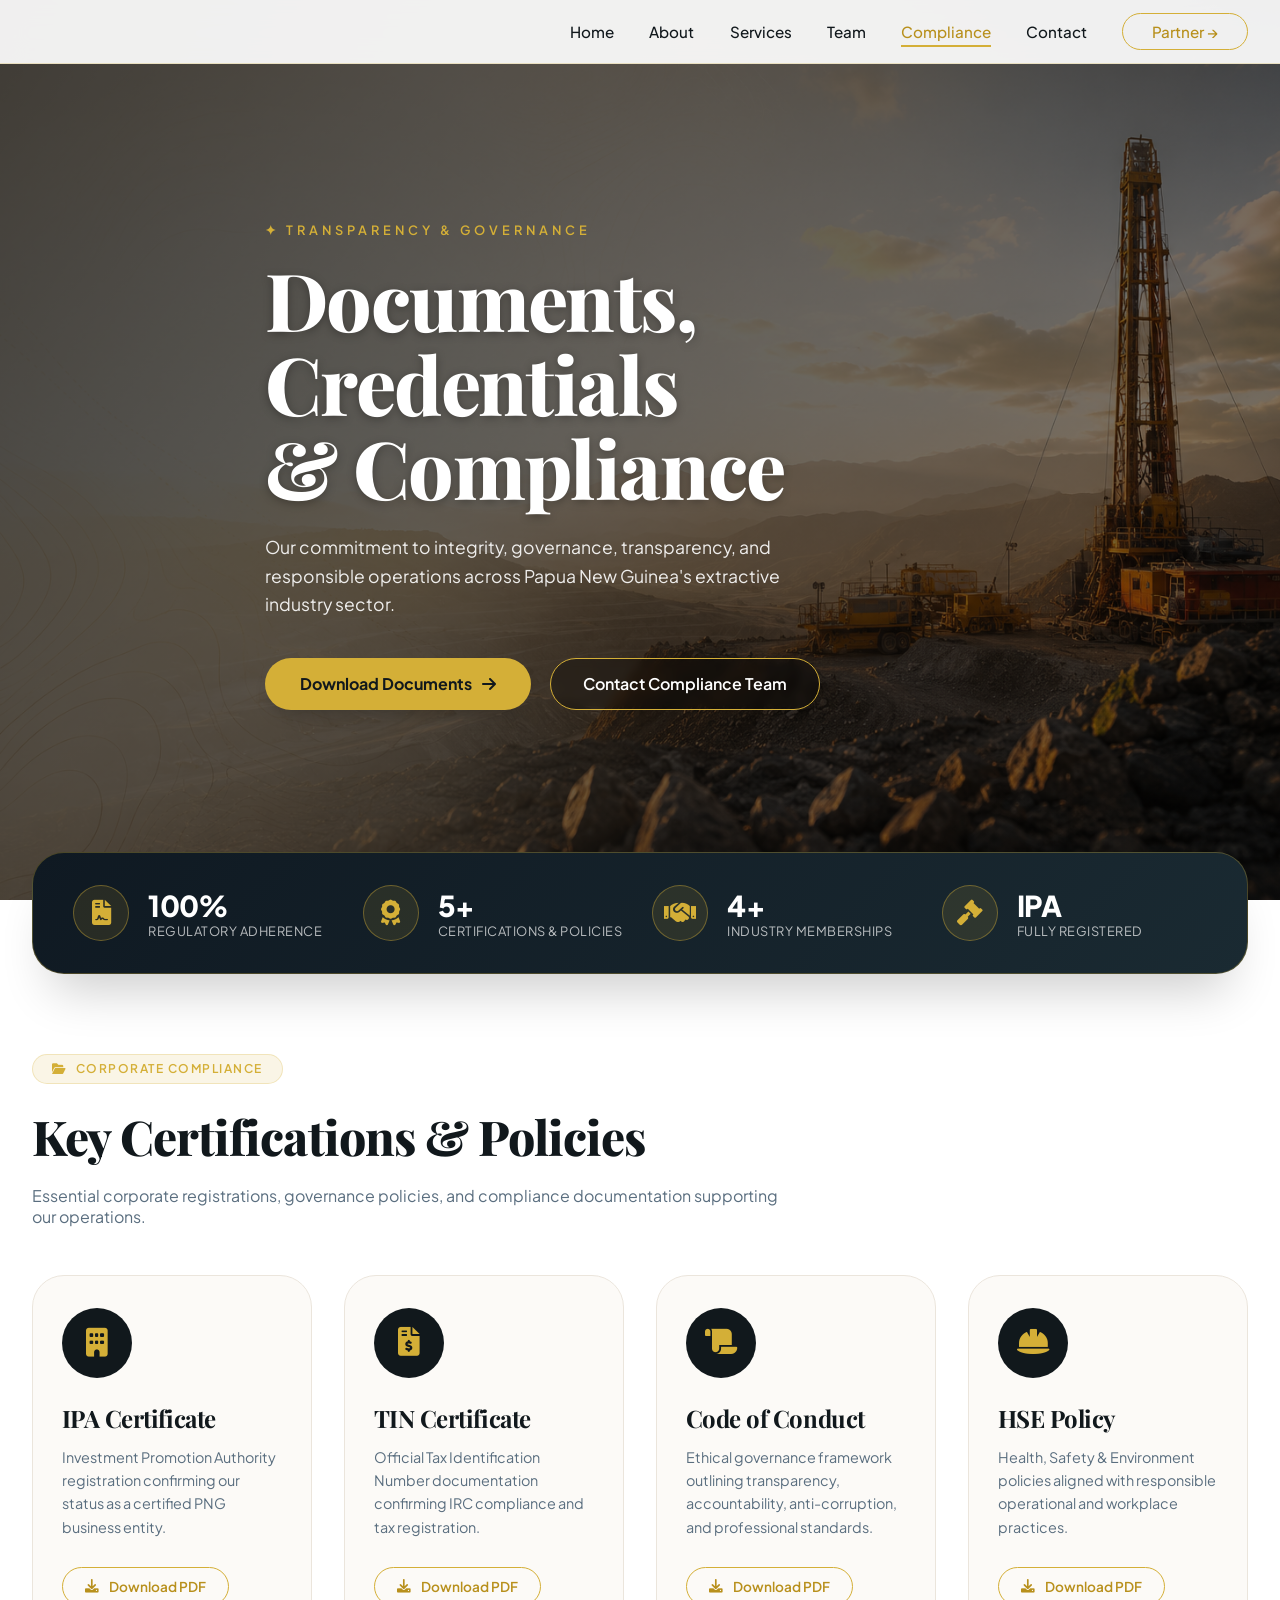
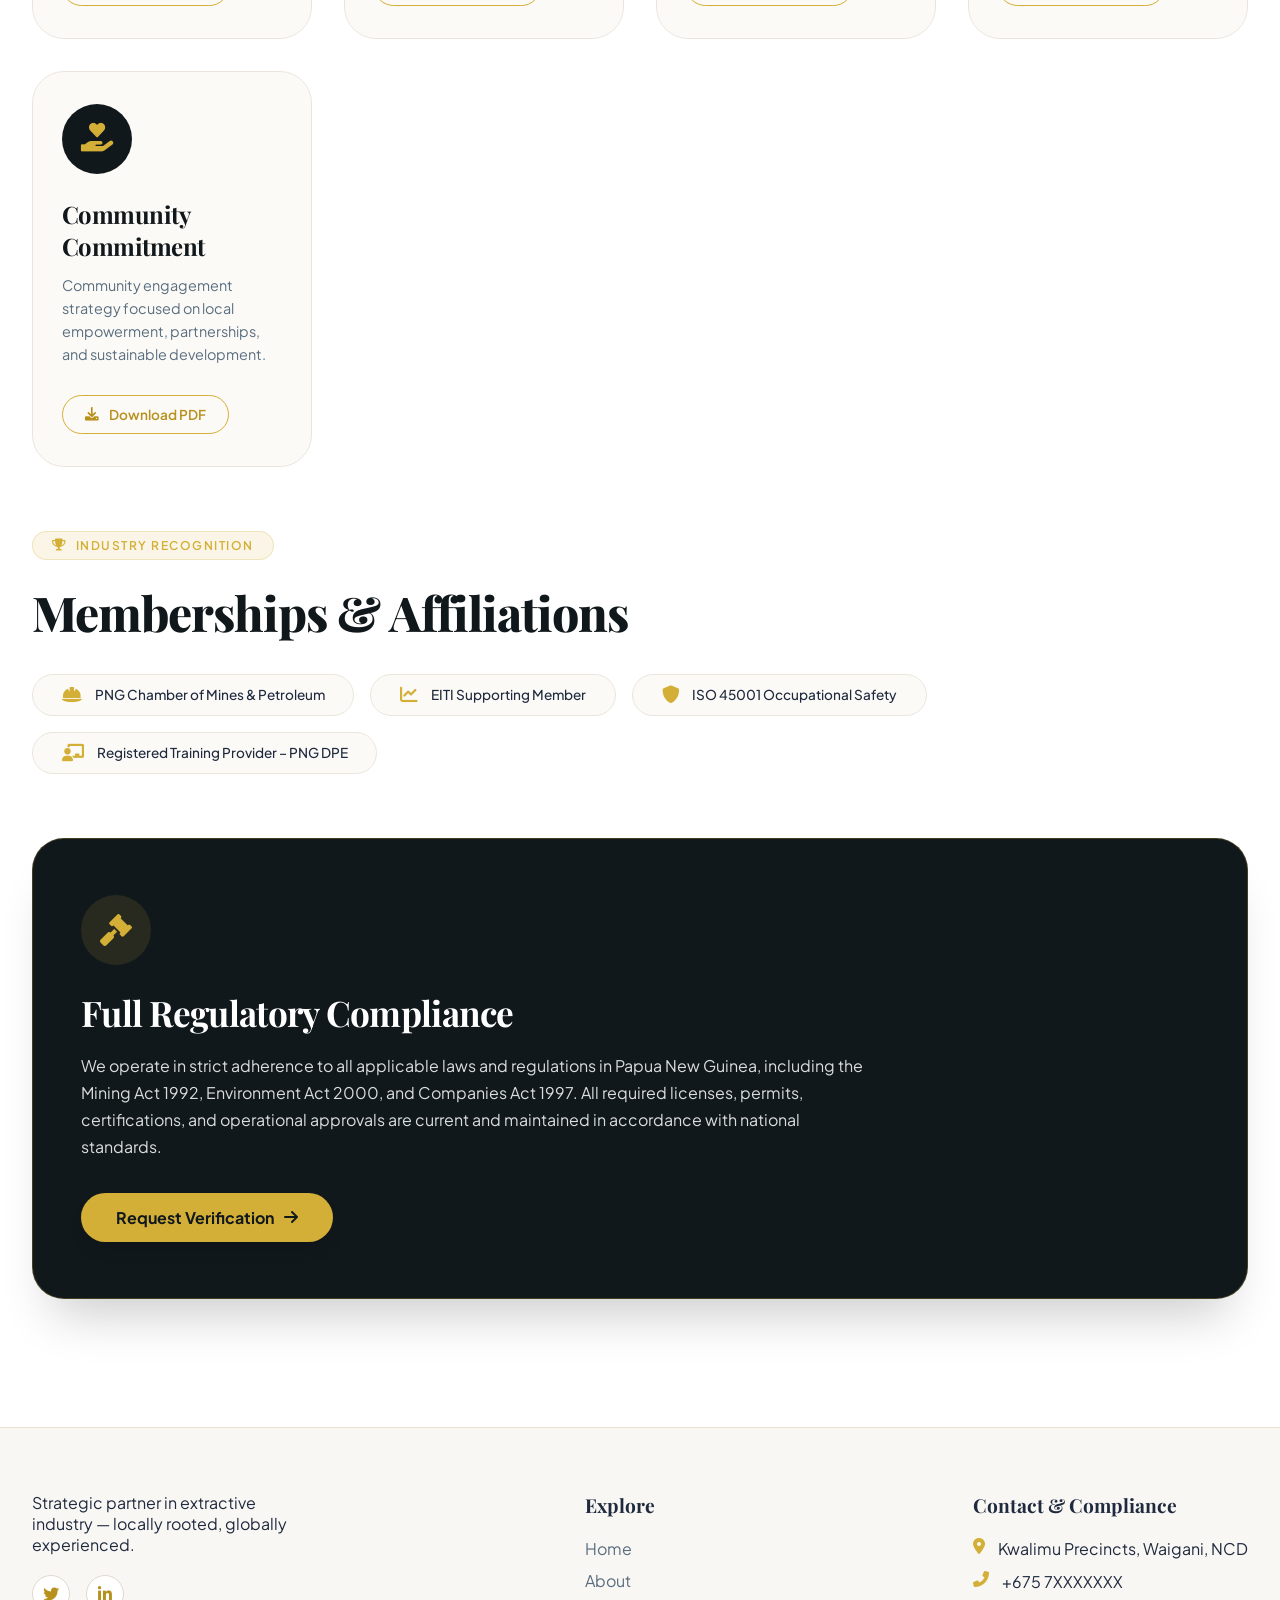
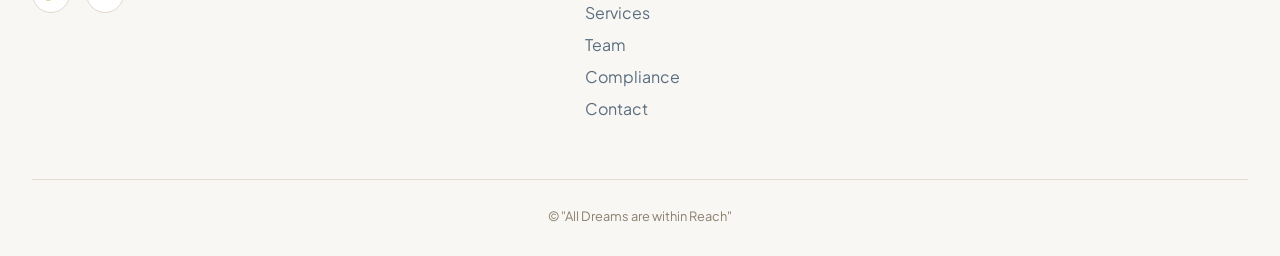
<file: compliance.html>
<!DOCTYPE html>
<html lang="en">
<head>
  <meta charset="UTF-8">
  <meta name="viewport" content="width=device-width, initial-scale=1.0, viewport-fit=cover">
  <title>Governance & Compliance | Certifications & Policies – Nouveau Mining</title>
  <meta name="description" content="Corporate compliance, IPA certificate, TIN, HSE policies, memberships, and regulatory adherence in Papua New Guinea.">
  <meta name="keywords" content="PNG compliance, mining governance, IPA certificate, HSE policy, extractive industry PNG">

  <!-- Preconnect & Modern Fonts (Identical to Index) -->
  <link rel="preconnect" href="https://fonts.googleapis.com">
  <link rel="preconnect" href="https://fonts.gstatic.com" crossorigin>
  <link href="https://fonts.googleapis.com/css2?family=Plus+Jakarta+Sans:wght@300;400;500;600;700;800&family=Playfair+Display:wght@500;600;700;800;900&display=swap" rel="stylesheet">
  <link rel="stylesheet" href="https://cdnjs.cloudflare.com/ajax/libs/font-awesome/6.0.0-beta3/css/all.min.css">
  <link href="https://unpkg.com/aos@2.3.1/dist/aos.css" rel="stylesheet">

  <style>
    /* ---------- RESET & VARIABLES (EXACT SAME AS INDEX) ---------- */
    * {
      margin: 0;
      padding: 0;
      box-sizing: border-box;
    }

    :root {
      --gold-primary: #D4AF37;
      --gold-deep: #B8901C;
      --gold-soft: #F9E5B3;
      --charcoal: #11181C;
      --slate: #1E2A32;
      --stone: #F5F2EF;
      --pure-white: #FFFFFF;
      --off-white: #FCFAF7;
      --text-dark: #1F2A3E;
      --text-muted: #5A6E7F;
      --shadow-sm: 0 12px 30px rgba(0, 0, 0, 0.05);
      --shadow-md: 0 20px 35px -12px rgba(0, 0, 0, 0.1);
      --shadow-lg: 0 35px 50px -20px rgba(0, 0, 0, 0.2);
      --transition: all 0.35s cubic-bezier(0.2, 0.9, 0.4, 1.1);
      --border-radius-card: 2rem;
      --border-radius-btn: 3rem;
    }

    body {
      font-family: 'Plus Jakarta Sans', sans-serif;
      background-color: var(--pure-white);
      color: var(--text-dark);
      overflow-x: hidden;
      scroll-behavior: smooth;
    }

    .container {
      max-width: 1280px;
      margin: 0 auto;
      padding: 0 2rem;
    }

    /* Typography Refined */
    h1, h2, h3, .serif-heading {
      font-family: 'Playfair Display', serif;
      font-weight: 700;
      letter-spacing: -0.02em;
    }

    .section-badge {
      display: inline-flex;
      align-items: center;
      gap: 0.5rem;
      background: rgba(212, 175, 55, 0.12);
      backdrop-filter: blur(2px);
      padding: 0.4rem 1.2rem;
      border-radius: 40px;
      font-size: 0.75rem;
      font-weight: 600;
      text-transform: uppercase;
      letter-spacing: 1.5px;
      color: var(--gold-primary);
      border: 1px solid rgba(212, 175, 55, 0.25);
      margin-bottom: 1.5rem;
    }

    .section-title {
      font-size: 3rem;
      font-weight: 800;
      line-height: 1.2;
      margin-bottom: 1.2rem;
      color: var(--charcoal);
    }

    @media (max-width: 768px) {
      .section-title { font-size: 2.2rem; }
      .container { padding: 0 1.5rem; }
    }

    /* Premium Header (Glass) */
    .header {
      position: fixed;
      top: 0;
      width: 100%;
      background: rgba(255, 255, 255, 0.92);
      backdrop-filter: blur(12px);
      border-bottom: 1px solid rgba(212, 175, 55, 0.25);
      z-index: 1000;
      transition: var(--transition);
      padding: 0.8rem 0;
    }

    .nav {
      display: flex;
      justify-content: flex-end;
      align-items: center;
    }

    .nav-links {
      display: flex;
      gap: 2.2rem;
      align-items: center;
    }

    .nav-links a {
      text-decoration: none;
      font-weight: 500;
      font-size: 0.95rem;
      color: var(--charcoal);
      transition: var(--transition);
      position: relative;
    }

    .nav-links a::after {
      content: '';
      position: absolute;
      bottom: -6px;
      left: 0;
      width: 0;
      height: 2px;
      background: var(--gold-primary);
      transition: width 0.25s ease;
    }

    .nav-links a:hover::after,
    .nav-links a.active::after {
      width: 100%;
    }

    .nav-links a:hover,
    .nav-links a.active {
      color: var(--gold-deep);
    }

    .nav-cta {
      border: 1.5px solid var(--gold-primary);
      padding: 0.5rem 1.8rem;
      border-radius: var(--border-radius-btn);
      background: transparent;
      color: var(--gold-deep) !important;
      font-weight: 700;
      transition: var(--transition);
    }

    .nav-cta:hover {
      background: var(--gold-primary);
      color: var(--charcoal) !important;
      border-color: var(--gold-primary);
      transform: translateY(-2px);
    }

    .menu-toggle {
      display: none;
      background: none;
      border: none;
      font-size: 1.8rem;
      color: var(--gold-primary);
      cursor: pointer;
    }

    /* Hero – dramatic & immersive */
    .hero {
      min-height: 100vh;
      display: flex;
      align-items: center;
      position: relative;
      background: linear-gradient(125deg, rgba(0, 0, 0, 0.75) 0%, rgba(0, 0, 0, 0.45) 100%), url('hero.png') center/cover no-repeat fixed;
      padding: 8rem 0 6rem;
    }

    .hero-content {
      max-width: 750px;
    }

    .hero-sub {
      font-size: 0.8rem;
      letter-spacing: 4px;
      color: var(--gold-primary);
      text-transform: uppercase;
      font-weight: 600;
      margin-bottom: 1.2rem;
    }

    .hero h1 {
      font-size: clamp(3rem, 7vw, 5rem);
      font-weight: 800;
      color: white;
      line-height: 1.05;
      margin-bottom: 1.5rem;
      text-shadow: 0 2px 10px rgba(0, 0, 0, 0.3);
    }

    .hero p {
      font-size: 1.1rem;
      line-height: 1.6;
      color: rgba(255, 255, 255, 0.9);
      margin-bottom: 2.5rem;
      max-width: 550px;
    }

    .btn-group {
      display: flex;
      gap: 1.2rem;
      flex-wrap: wrap;
    }

    .btn-primary {
      background: var(--gold-primary);
      color: var(--charcoal);
      padding: 0.9rem 2.2rem;
      border-radius: var(--border-radius-btn);
      font-weight: 700;
      text-decoration: none;
      display: inline-flex;
      align-items: center;
      gap: 0.6rem;
      transition: var(--transition);
      box-shadow: 0 10px 20px -10px rgba(0, 0, 0, 0.3);
    }

    .btn-primary:hover {
      background: var(--gold-deep);
      transform: translateY(-3px);
      box-shadow: 0 20px 25px -12px black;
    }

    .btn-outline {
      border: 1.5px solid var(--gold-primary);
      background: rgba(0, 0, 0, 0.3);
      backdrop-filter: blur(4px);
      color: white;
      padding: 0.9rem 2rem;
      border-radius: var(--border-radius-btn);
      font-weight: 600;
      text-decoration: none;
      transition: var(--transition);
    }

    .btn-outline:hover {
      background: var(--gold-primary);
      color: var(--charcoal);
      border-color: var(--gold-primary);
      transform: translateY(-3px);
    }

    /* Stats Bar – premium floating (optional but adds consistency) */
    .stats-section {
      margin-top: -3rem;
      position: relative;
      z-index: 15;
    }

    .stats-bar {
      background: linear-gradient(135deg, #0F1922 0%, #1A2A32 100%);
      border-radius: 2rem;
      padding: 2rem 2.5rem;
      display: grid;
      grid-template-columns: repeat(4, 1fr);
      gap: 1.5rem;
      box-shadow: var(--shadow-lg);
      border: 1px solid rgba(212, 175, 55, 0.3);
    }

    .stat-item {
      display: flex;
      align-items: center;
      gap: 1.2rem;
    }

    .stat-icon {
      width: 56px;
      height: 56px;
      background: rgba(212, 175, 55, 0.12);
      border-radius: 50%;
      display: flex;
      align-items: center;
      justify-content: center;
      border: 1px solid rgba(212, 175, 55, 0.4);
    }

    .stat-icon i {
      font-size: 1.6rem;
      color: var(--gold-primary);
    }

    .stat-content h3 {
      font-size: 1.8rem;
      font-weight: 800;
      color: white;
      font-family: 'Plus Jakarta Sans', sans-serif;
    }

    .stat-content p {
      color: rgba(255, 255, 255, 0.7);
      font-size: 0.8rem;
      letter-spacing: 0.5px;
    }

    /* Document Cards (styled like focus/pillar cards from index) */
    .doc-section {
      padding: 5rem 0 3rem;
    }

    .doc-grid {
      display: grid;
      grid-template-columns: repeat(auto-fill, minmax(280px, 1fr));
      gap: 2rem;
      margin: 3rem 0 2rem;
    }

    .doc-card {
      background: var(--off-white);
      border-radius: var(--border-radius-card);
      padding: 2rem 1.8rem;
      transition: var(--transition);
      border: 1px solid #EBE5DC;
      text-align: left;
      display: flex;
      flex-direction: column;
    }

    .doc-card:hover {
      transform: translateY(-8px);
      border-color: var(--gold-primary);
      box-shadow: var(--shadow-md);
    }

    .doc-icon {
      width: 70px;
      height: 70px;
      background: var(--charcoal);
      border-radius: 50%;
      display: flex;
      align-items: center;
      justify-content: center;
      margin-bottom: 1.5rem;
    }

    .doc-icon i {
      font-size: 1.8rem;
      color: var(--gold-primary);
    }

    .doc-card h3 {
      font-family: 'Playfair Display', serif;
      font-size: 1.5rem;
      margin-bottom: 0.8rem;
      color: var(--charcoal);
    }

    .doc-card p {
      color: var(--text-muted);
      font-size: 0.9rem;
      line-height: 1.6;
      margin-bottom: 1.8rem;
      flex: 1;
    }

    .download-btn {
      display: inline-flex;
      align-items: center;
      gap: 0.6rem;
      background: transparent;
      border: 1px solid var(--gold-primary);
      color: var(--gold-deep);
      padding: 0.6rem 1.4rem;
      border-radius: var(--border-radius-btn);
      font-weight: 600;
      font-size: 0.85rem;
      text-decoration: none;
      transition: var(--transition);
      align-self: flex-start;
    }

    .download-btn:hover {
      background: var(--gold-primary);
      color: var(--charcoal);
      transform: translateY(-2px);
    }

    /* Membership pills (like badges) */
    .membership-wrapper {
      display: flex;
      flex-wrap: wrap;
      gap: 1rem;
      margin: 2rem 0 3rem;
    }

    .membership {
      background: var(--off-white);
      border: 1px solid #EBE5DC;
      border-radius: 60px;
      padding: 0.7rem 1.8rem;
      display: inline-flex;
      align-items: center;
      gap: 0.8rem;
      transition: var(--transition);
    }

    .membership i {
      color: var(--gold-primary);
      font-size: 1.1rem;
    }

    .membership span {
      font-weight: 500;
      color: var(--text-dark);
      font-size: 0.85rem;
    }

    .membership:hover {
      transform: translateY(-3px);
      border-color: var(--gold-primary);
      box-shadow: var(--shadow-sm);
    }

    /* Regulatory Dark Block (styled like ESG section from index) */
    .regulatory-block {
      background: var(--charcoal);
      border-radius: 2rem;
      padding: 3.5rem 3rem;
      margin: 4rem 0 5rem;
      border: 1px solid rgba(212, 175, 55, 0.25);
      box-shadow: var(--shadow-lg);
    }

    .regulatory-icon {
      width: 70px;
      height: 70px;
      background: rgba(212, 175, 55, 0.12);
      border-radius: 50%;
      display: flex;
      align-items: center;
      justify-content: center;
      margin-bottom: 1.5rem;
    }

    .regulatory-icon i {
      font-size: 2rem;
      color: var(--gold-primary);
    }

    .regulatory-block h2 {
      color: white;
      font-size: 2.2rem;
      margin-bottom: 1rem;
    }

    .regulatory-block p {
      color: rgba(255, 255, 255, 0.85);
      line-height: 1.7;
      margin-bottom: 2rem;
      max-width: 800px;
    }

    /* Footer – exact same as index */
    .footer {
      background: #F9F7F4;
      padding: 4rem 0 2rem;
      border-top: 1px solid #EADFCB;
    }

    .footer-grid {
      display: flex;
      flex-wrap: wrap;
      justify-content: space-between;
      gap: 2rem;
      margin-bottom: 3rem;
    }

    .footer-col h4 {
      font-family: 'Playfair Display', serif;
      margin-bottom: 1.2rem;
      font-size: 1.2rem;
    }

    .footer-links {
      list-style: none;
    }

    .footer-links li {
      margin-bottom: 0.7rem;
    }

    .footer-links a {
      text-decoration: none;
      color: var(--text-muted);
      transition: 0.2s;
    }

    .footer-links a:hover {
      color: var(--gold-primary);
    }

    .social-icons {
      display: flex;
      gap: 1rem;
      margin-top: 1.2rem;
    }

    .social-icons a {
      background: white;
      width: 38px;
      height: 38px;
      border-radius: 50%;
      display: flex;
      align-items: center;
      justify-content: center;
      color: var(--gold-deep);
      transition: var(--transition);
      border: 1px solid #E2D9CE;
      text-decoration: none;
    }

    .social-icons a:hover {
      background: var(--gold-primary);
      color: var(--charcoal);
      transform: translateY(-3px);
    }

    .contact-line {
      display: flex;
      gap: 0.8rem;
      margin-bottom: 0.8rem;
    }

    .footer-bottom {
      text-align: center;
      border-top: 1px solid #E4DCCF;
      padding-top: 1.8rem;
      font-size: 0.8rem;
      color: #8A7F6E;
    }

    /* Responsive (aligned with index) */
    @media (max-width: 1024px) {
      .stats-bar {
        grid-template-columns: repeat(2, 1fr);
      }
    }

    @media (max-width: 768px) {
      .menu-toggle {
        display: block;
      }
      .nav-links {
        position: fixed;
        top: 70px;
        left: -100%;
        width: 80%;
        height: calc(100vh - 70px);
        background: var(--pure-white);
        flex-direction: column;
        align-items: flex-start;
        padding: 2rem;
        transition: 0.3s ease;
        gap: 1.5rem;
        box-shadow: 4px 0 20px rgba(0, 0, 0, 0.1);
        z-index: 1000;
      }
      .nav-links.active {
        left: 0;
      }
      .stats-bar {
        grid-template-columns: 1fr;
        gap: 1.5rem;
      }
      .doc-grid {
        grid-template-columns: 1fr;
      }
      .regulatory-block {
        padding: 2rem 1.5rem;
      }
      .btn-group {
        flex-direction: column;
        width: 100%;
      }
      .btn-primary, .btn-outline {
        justify-content: center;
        text-align: center;
      }
      .membership-wrapper {
        flex-direction: column;
        align-items: stretch;
      }
      .membership {
        justify-content: center;
      }
    }

    .skip-link {
      position: absolute;
      top: -40px;
      left: 0;
      background: var(--gold-primary);
      padding: 8px;
      z-index: 1002;
      text-decoration: none;
      color: black;
    }
    .skip-link:focus { top: 0; }
  </style>
</head>
<body>
<a href="#main-content" class="skip-link">Skip to content</a>

<!-- Header identical to index -->
<header class="header">
  <div class="container nav">
    <button class="menu-toggle" id="mobileMenuBtn" aria-label="Menu" aria-expanded="false"><i class="fas fa-bars"></i></button>
    <div class="nav-links" id="navLinks">
      <a href="index.html">Home</a>
      <a href="about.html">About</a>
      <a href="services.html">Services</a>
      <a href="team.html">Team</a>
      <a href="compliance.html" class="active">Compliance</a>
      <a href="contact.html">Contact</a>
      <a href="contact.html" class="nav-cta">Partner →</a>
    </div>
  </div>
</header>

<main id="main-content">
  <!-- Hero Section – adapted for compliance -->
  <section class="hero">
    <div class="container">
      <div class="hero-content" data-aos="fade-up" data-aos-duration="1000">
        <div class="hero-sub">✦ TRANSPARENCY & GOVERNANCE</div>
        <h1>Documents, Credentials <br>& Compliance</h1>
        <p>Our commitment to integrity, governance, transparency, and responsible operations across Papua New Guinea's extractive industry sector.</p>
        <div class="btn-group">
          <a href="#documents" class="btn-primary">Download Documents <i class="fas fa-arrow-right"></i></a>
          <a href="contact.html" class="btn-outline">Contact Compliance Team</a>
        </div>
      </div>
    </div>
  </section>

  <!-- Stats bar (reinforcing trust, consistent with index) -->
  <section class="stats-section">
    <div class="container">
      <div class="stats-bar" data-aos="fade-up" data-aos-delay="100">
        <div class="stat-item"><div class="stat-icon"><i class="fas fa-file-contract"></i></div><div class="stat-content"><h3>100%</h3><p>REGULATORY ADHERENCE</p></div></div>
        <div class="stat-item"><div class="stat-icon"><i class="fas fa-award"></i></div><div class="stat-content"><h3>5+</h3><p>CERTIFICATIONS & POLICIES</p></div></div>
        <div class="stat-item"><div class="stat-icon"><i class="fas fa-handshake"></i></div><div class="stat-content"><h3>4+</h3><p>INDUSTRY MEMBERSHIPS</p></div></div>
        <div class="stat-item"><div class="stat-icon"><i class="fas fa-gavel"></i></div><div class="stat-content"><h3>IPA</h3><p>FULLY REGISTERED</p></div></div>
      </div>
    </div>
  </section>

  <!-- Documents Section -->
  <section class="doc-section" id="documents">
    <div class="container">
      <div class="section-badge" data-aos="fade-up"><i class="fas fa-folder-open"></i> Corporate Compliance</div>
      <h2 class="section-title" data-aos="fade-up">Key Certifications & Policies</h2>
      <p class="section-text" data-aos="fade-up" style="color: var(--text-muted); max-width: 760px; margin-bottom: 2rem;">Essential corporate registrations, governance policies, and compliance documentation supporting our operations.</p>

      <div class="doc-grid" data-aos="fade-up">
        <div class="doc-card">
          <div class="doc-icon"><i class="fas fa-building"></i></div>
          <h3>IPA Certificate</h3>
          <p>Investment Promotion Authority registration confirming our status as a certified PNG business entity.</p>
          <a href="#" class="download-btn"><i class="fas fa-download"></i> Download PDF</a>
        </div>
        <div class="doc-card">
          <div class="doc-icon"><i class="fas fa-file-invoice-dollar"></i></div>
          <h3>TIN Certificate</h3>
          <p>Official Tax Identification Number documentation confirming IRC compliance and tax registration.</p>
          <a href="#" class="download-btn"><i class="fas fa-download"></i> Download PDF</a>
        </div>
        <div class="doc-card">
          <div class="doc-icon"><i class="fas fa-scroll"></i></div>
          <h3>Code of Conduct</h3>
          <p>Ethical governance framework outlining transparency, accountability, anti-corruption, and professional standards.</p>
          <a href="#" class="download-btn"><i class="fas fa-download"></i> Download PDF</a>
        </div>
        <div class="doc-card">
          <div class="doc-icon"><i class="fas fa-hard-hat"></i></div>
          <h3>HSE Policy</h3>
          <p>Health, Safety & Environment policies aligned with responsible operational and workplace practices.</p>
          <a href="#" class="download-btn"><i class="fas fa-download"></i> Download PDF</a>
        </div>
        <div class="doc-card">
          <div class="doc-icon"><i class="fas fa-hand-holding-heart"></i></div>
          <h3>Community Commitment</h3>
          <p>Community engagement strategy focused on local empowerment, partnerships, and sustainable development.</p>
          <a href="#" class="download-btn"><i class="fas fa-download"></i> Download PDF</a>
        </div>
      </div>

      <!-- Memberships & Affiliations -->
      <div data-aos="fade-up">
        <div class="section-badge" style="margin-top: 2rem;"><i class="fas fa-trophy"></i> Industry Recognition</div>
        <h2 class="section-title">Memberships & Affiliations</h2>
      </div>
      <div class="membership-wrapper" data-aos="fade-up">
        <div class="membership"><i class="fas fa-hard-hat"></i><span>PNG Chamber of Mines & Petroleum</span></div>
        <div class="membership"><i class="fas fa-chart-line"></i><span>EITI Supporting Member</span></div>
        <div class="membership"><i class="fas fa-shield-alt"></i><span>ISO 45001 Occupational Safety</span></div>
        <div class="membership"><i class="fas fa-chalkboard-user"></i><span>Registered Training Provider – PNG DPE</span></div>
      </div>

      <!-- Regulatory Compliance Block (dark, similar to index's ESG section) -->
      <div class="regulatory-block" data-aos="zoom-in">
        <div class="regulatory-icon"><i class="fas fa-gavel"></i></div>
        <h2>Full Regulatory Compliance</h2>
        <p>We operate in strict adherence to all applicable laws and regulations in Papua New Guinea, including the Mining Act 1992, Environment Act 2000, and Companies Act 1997. All required licenses, permits, certifications, and operational approvals are current and maintained in accordance with national standards.</p>
        <a href="contact.html" class="btn-primary" style="background: var(--gold-primary); color: var(--charcoal);">Request Verification <i class="fas fa-arrow-right"></i></a>
      </div>
    </div>
  </section>
</main>

<!-- Footer exactly same as index -->
<footer class="footer">
  <div class="container">
    <div class="footer-grid">
      <div class="footer-col">
        <p style="max-width: 260px;">Strategic partner in extractive industry — locally rooted, globally experienced.</p>
        <div class="social-icons">
          <a href="#" aria-label="Twitter"><i class="fab fa-twitter"></i></a>
          <a href="#" aria-label="LinkedIn"><i class="fab fa-linkedin-in"></i></a>
        </div>
      </div>
      <div class="footer-col"><h4>Explore</h4><ul class="footer-links"><li><a href="index.html">Home</a></li><li><a href="about.html">About</a></li><li><a href="services.html">Services</a></li><li><a href="team.html">Team</a></li><li><a href="compliance.html">Compliance</a></li><li><a href="contact.html">Contact</a></li></ul></div>
      <div class="footer-col"><h4>Contact & Compliance</h4><div class="contact-line"><i class="fas fa-map-marker-alt" style="color:var(--gold-primary);"></i><span>Kwalimu Precincts, Waigani, NCD</span></div><div class="contact-line"><i class="fas fa-phone-alt" style="color:var(--gold-primary);"></i><span>+675 7XXXXXXX</span></div></div>
    </div>
    <div class="footer-bottom"><p>© "All Dreams are within Reach"</p></div>
  </div>
</footer>

<script src="https://unpkg.com/aos@2.3.1/dist/aos.js"></script>
<script>
  AOS.init({ duration: 600, once: true, offset: 40 });
  const menuBtn = document.getElementById('mobileMenuBtn');
  const navLinks = document.getElementById('navLinks');
  if(menuBtn) {
    menuBtn.addEventListener('click', () => {
      const expanded = navLinks.classList.toggle('active');
      menuBtn.setAttribute('aria-expanded', expanded);
    });
    document.querySelectorAll('.nav-links a').forEach(link => {
      link.addEventListener('click', () => {
        navLinks.classList.remove('active');
        menuBtn.setAttribute('aria-expanded', 'false');
      });
    });
  }
  document.querySelectorAll('img').forEach(img => img.setAttribute('loading', 'lazy'));
</script>
</body>
</html>
</file>
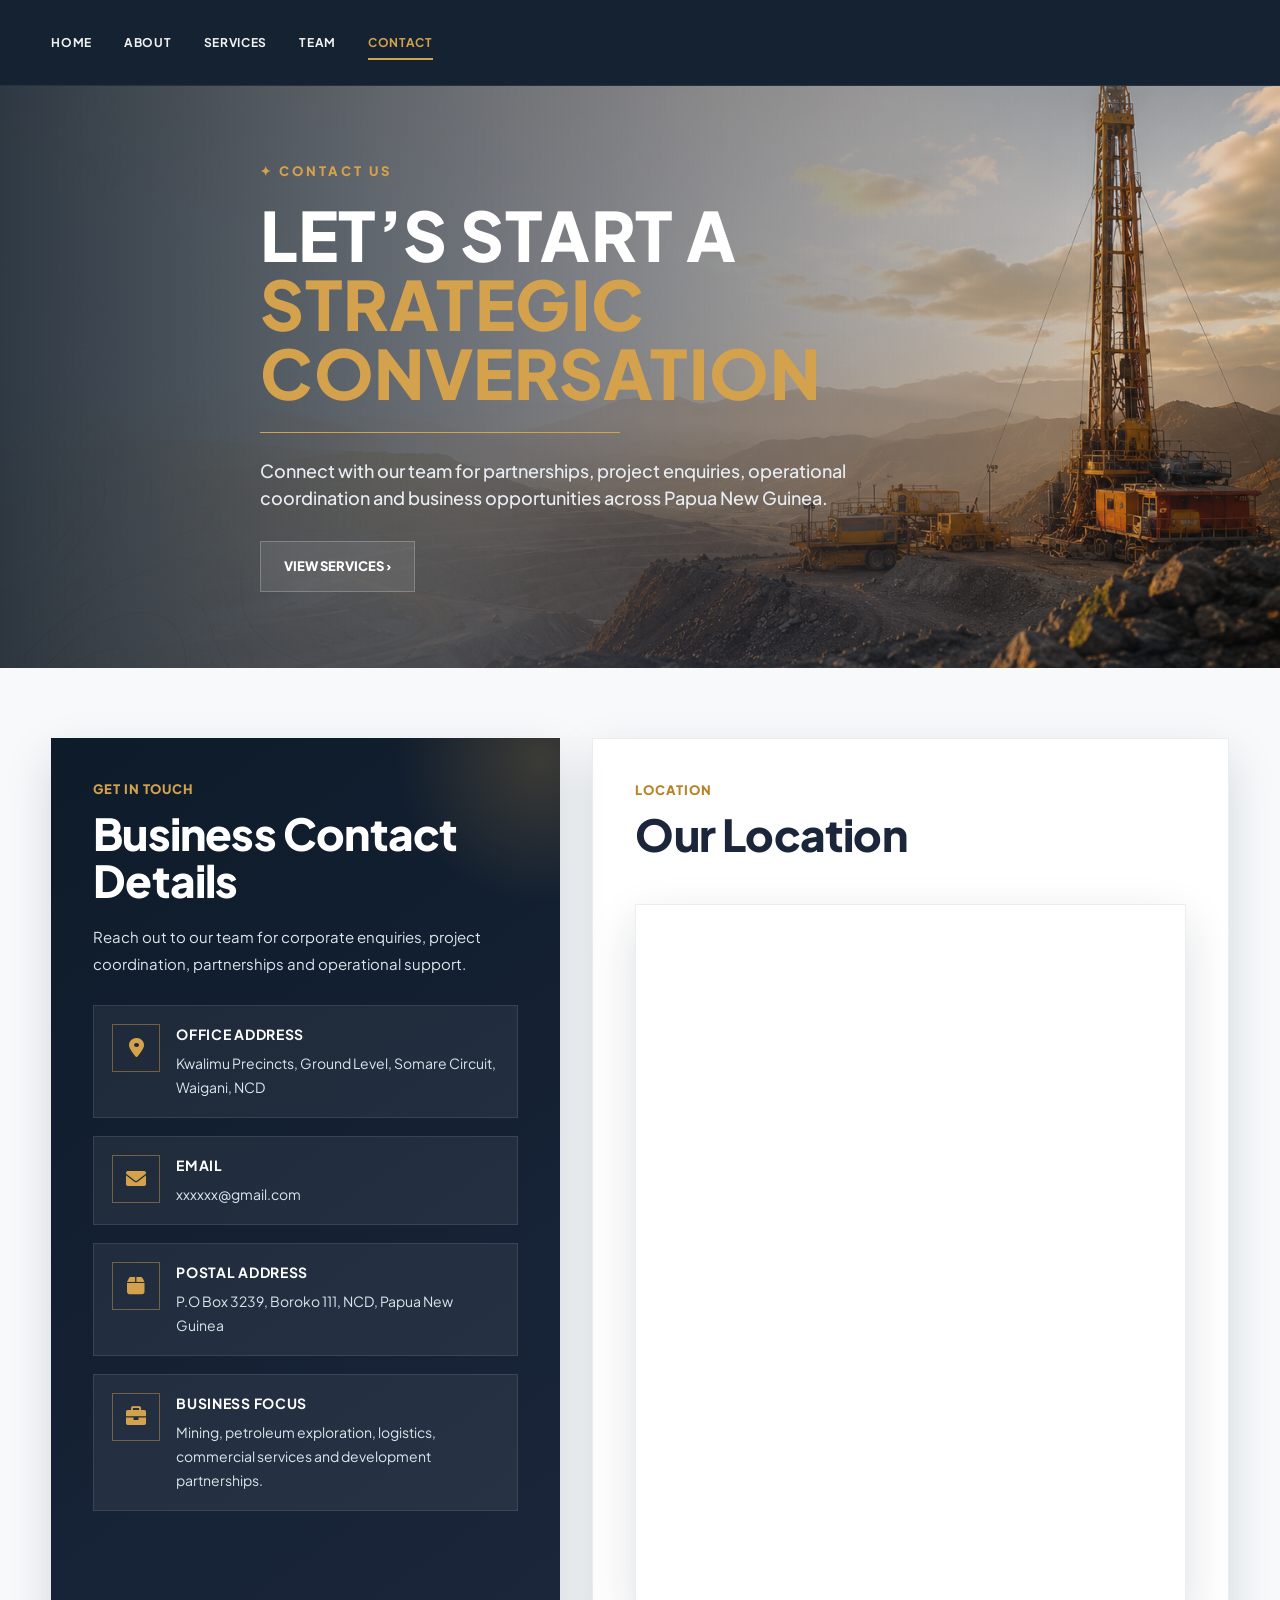
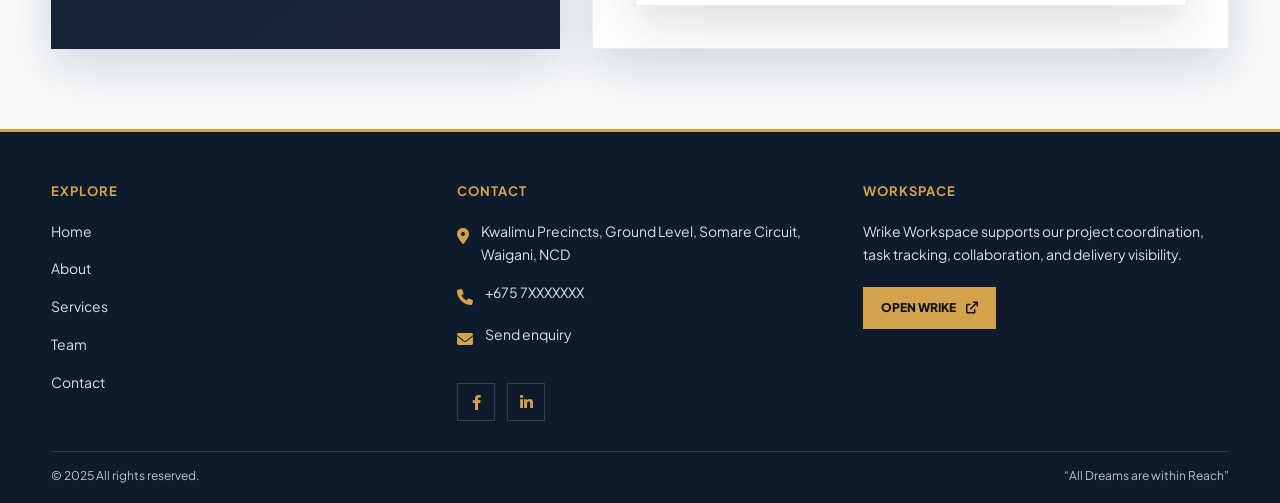
<file: contact.html>
<!DOCTYPE html>
<html lang="en">
<head>
  <meta charset="UTF-8" />
  <meta name="viewport" content="width=device-width, initial-scale=1.0, viewport-fit=cover" />
  <title>Contact</title>

  <link rel="preconnect" href="https://fonts.googleapis.com">
  <link rel="preconnect" href="https://fonts.gstatic.com" crossorigin>
  <link href="https://fonts.googleapis.com/css2?family=Plus+Jakarta+Sans:wght@400;500;600;700;800;900&display=swap" rel="stylesheet">
  <link rel="stylesheet" href="https://cdnjs.cloudflare.com/ajax/libs/font-awesome/6.0.0-beta3/css/all.min.css">

  <style>
    *{box-sizing:border-box;margin:0;padding:0}

    :root{
      --primary:#0d1b2a;
      --secondary:#1b263b;
      --accent:#415a77;
      --soft:#778da9;
      --light:#e0e1dd;
      --panel:#f7f9fb;
      --white:#ffffff;
      --gold:#d4a24c;
      --gold-deep:#b88324;
      --text:#1b263b;
      --muted:#5d6876;
      --border:rgba(255,255,255,.14);
      --shadow:0 18px 45px rgba(13,27,42,.14);
    }

    html{scroll-behavior:smooth}

    body{
      font-family:'Plus Jakarta Sans',Arial,Helvetica,sans-serif;
      background:var(--light);
      color:var(--text);
      line-height:1.5;
      overflow-x:hidden;
    }

    a{text-decoration:none;color:inherit}
    img{max-width:100%;display:block}
    .container{width:min(1180px,92%);margin:auto}

    .skip-link{
      position:absolute;
      top:-40px;
      left:0;
      background:var(--gold);
      padding:8px 14px;
      z-index:100;
      color:#111;
      font-weight:800;
    }

    .skip-link:focus{top:0}

    header{
      height:86px;
      background:rgba(13,27,42,.96);
      backdrop-filter:blur(12px);
      display:flex;
      align-items:center;
      border-bottom:1px solid rgba(255,255,255,.08);
      position:sticky;
      top:0;
      z-index:50;
    }

    nav{
      display:flex;
      align-items:center;
      justify-content:flex-start;
      width:min(1180px,92%);
      margin:auto;
      gap:24px;
      position:relative;
    }

    .brand,
    .footer-brand{
      display:none;
    }

    .menu{
      display:flex;
      gap:32px;
      align-items:center;
      justify-content:flex-start;
      font-size:12px;
      text-transform:uppercase;
      letter-spacing:.7px;
      color:#f3f3f3;
      font-weight:700;
    }

    .menu a{
      position:relative;
      white-space:nowrap;
    }

    .menu a.active,
    .menu a:hover{
      color:var(--gold);
    }

    .menu a:after{
      content:"";
      position:absolute;
      left:0;
      bottom:-8px;
      width:0;
      height:2px;
      background:var(--gold);
      transition:.25s;
    }

    .menu a:hover:after,
    .menu a.active:after{
      width:100%;
    }

    .menu-toggle{
      display:none;
      background:none;
      border:0;
      color:var(--gold);
      font-size:26px;
      cursor:pointer;
    }

    .hero{
      min-height:560px;
      background:
        linear-gradient(90deg,rgba(13,27,42,.86) 0%,rgba(27,38,59,.55) 48%,rgba(13,27,42,.08) 100%),
        url('hero.png');
      background-size:cover;
      background-position:center;
      display:flex;
      align-items:center;
      position:relative;
    }

    .hero-content{
      max-width:760px;
      padding:76px 0;
    }

    .hero-kicker{
      font-size:13px;
      letter-spacing:3px;
      color:var(--gold);
      text-transform:uppercase;
      font-weight:800;
      margin-bottom:18px;
    }

    .hero h1{
      font-size:clamp(38px,6vw,68px);
      line-height:1.02;
      text-transform:uppercase;
      letter-spacing:.5px;
      font-weight:900;
      color:#fff;
      max-width:850px;
    }

    .hero h1 span{
      color:var(--gold);
    }

    .eyeline{
      height:1px;
      background:var(--gold);
      width:min(360px,80%);
      margin:24px 0;
    }

    .hero p{
      font-size:18px;
      max-width:670px;
      color:#e8edf3;
      margin-bottom:30px;
      font-weight:500;
    }

    .btns{
      display:flex;
      gap:16px;
      flex-wrap:wrap;
    }

    .btn{
      padding:15px 23px;
      text-transform:uppercase;
      font-weight:800;
      font-size:13px;
      border:1px solid rgba(255,255,255,.22);
      display:inline-flex;
      gap:12px;
      align-items:center;
      background:rgba(255,255,255,.08);
      color:#fff;
      transition:.25s;
    }

    .btn:hover{
      transform:translateY(-3px);
      background:rgba(255,255,255,.14);
    }

    .btn.gold{
      background:var(--gold);
      color:#111;
      border-color:var(--gold);
    }

    .btn.gold:hover{
      background:#e0af58;
    }

    .contact-section{
      padding:70px 0 80px;
      background:var(--panel);
    }

    .contact-grid{
      display:grid;
      grid-template-columns:1fr 1.25fr;
      gap:32px;
      align-items:stretch;
    }

    .contact-info{
      background:linear-gradient(145deg,var(--primary),var(--secondary));
      color:#fff;
      padding:42px;
      box-shadow:var(--shadow);
      position:relative;
      overflow:hidden;
    }

    .contact-info:before{
      content:"";
      position:absolute;
      width:300px;
      height:300px;
      border-radius:50%;
      right:-130px;
      top:-130px;
      background:radial-gradient(circle,rgba(212,162,76,.22),transparent 68%);
    }

    .label{
      color:var(--gold);
      text-transform:uppercase;
      font-size:13px;
      font-weight:900;
      letter-spacing:.9px;
      margin-bottom:10px;
      position:relative;
      z-index:1;
    }

    .contact-info h2,
    .contact-map-card h2{
      font-size:clamp(30px,4vw,44px);
      line-height:1.08;
      font-weight:900;
      letter-spacing:-.8px;
      margin-bottom:18px;
      position:relative;
      z-index:1;
    }

    .contact-info p{
      color:#dce4ec;
      font-size:15px;
      line-height:1.8;
      margin-bottom:28px;
      position:relative;
      z-index:1;
    }

    .info-list{
      display:grid;
      gap:18px;
      position:relative;
      z-index:1;
    }

    .info-item{
      display:grid;
      grid-template-columns:48px 1fr;
      gap:16px;
      align-items:flex-start;
      padding:18px;
      background:rgba(255,255,255,.06);
      border:1px solid rgba(255,255,255,.1);
    }

    .info-icon{
      width:48px;
      height:48px;
      display:grid;
      place-items:center;
      color:var(--gold);
      border:1px solid rgba(212,162,76,.45);
      font-size:20px;
    }

    .info-item h3{
      font-size:14px;
      text-transform:uppercase;
      letter-spacing:.7px;
      margin-bottom:6px;
    }

    .info-item span,
    .info-item a{
      color:#dce4ec;
      font-size:14px;
      line-height:1.6;
    }

    .contact-map-card{
      background:#fff;
      padding:42px;
      box-shadow:var(--shadow);
      border:1px solid rgba(13,27,42,.08);
      display:flex;
      flex-direction:column;
    }

    .contact-map-card .label{
      color:var(--gold-deep);
    }

    .map-frame{
      margin-top:28px;
      box-shadow:var(--shadow);
      border:1px solid rgba(13,27,42,.08);
      overflow:hidden;
      flex:1;
      min-height:700px;
    }

    .map-frame iframe{
      width:100%;
      height:100%;
      min-height:700px;
      border:0;
      display:block;
    }

    footer{
      background:#0d1b2a;
      color:#fff;
      padding:50px 0 18px;
      border-top:3px solid var(--gold);
    }

    .footer-grid{
      display:grid;
      grid-template-columns:repeat(3,1fr);
      gap:40px;
      align-items:start;
    }

    .footer-card{
      display:flex;
      flex-direction:column;
      align-items:flex-start;
    }

    .footer h4{
      font-size:13px;
      text-transform:uppercase;
      letter-spacing:1px;
      color:var(--gold);
      margin-bottom:18px;
    }

    .footer ul{
      list-style:none;
      margin:0;
      padding:0;
    }

    .footer li{
      margin-bottom:14px;
    }

    .footer li a{
      color:#d9e0e7;
      font-size:14px;
      font-weight:400;
      line-height:1.7;
      display:block;
      transition:.25s;
    }

    .footer li a:hover{
      color:var(--gold);
    }

    .footer .contact-line{
      display:flex;
      gap:12px;
      margin-bottom:14px;
      align-items:flex-start;
    }

    .footer .contact-line span{
      color:var(--gold);
      margin-top:4px;
      min-width:auto;
    }

    .footer p{
      color:#d9e0e7;
      line-height:1.7;
      font-size:14px;
    }

    .footer-card > p{
      margin-bottom:12px;
    }

    .social-links{
      display:flex;
      gap:12px;
      margin-top:18px;
    }

    .social-links a{
      width:38px;
      height:38px;
      border:1px solid rgba(255,255,255,.15);
      display:flex;
      align-items:center;
      justify-content:center;
      color:var(--gold);
      font-size:15px;
      transition:.25s ease;
    }

    .social-links a:hover{
      background:var(--gold);
      color:#111;
      border-color:var(--gold);
    }

    .wrike-btn{
      display:inline-flex;
      align-items:center;
      justify-content:center;
      gap:10px;
      background:var(--gold);
      color:#111;
      padding:12px 18px;
      font-size:12px;
      font-weight:800;
      text-transform:uppercase;
      margin-top:8px;
      width:max-content;
      transition:.25s ease;
    }

    .wrike-btn:hover{
      background:#e0af58;
      transform:translateY(-2px);
    }

    .copyright{
      margin-top:30px;
      padding-top:15px;
      border-top:1px solid rgba(255,255,255,.12);
      display:flex;
      justify-content:space-between;
      gap:20px;
      font-size:12px;
      color:#b9c3cf;
    }

    @media(max-width:1040px){
      .menu{
        gap:18px;
        font-size:11px;
      }

      .contact-grid{
        grid-template-columns:1fr;
      }

      .footer-grid{
        grid-template-columns:1fr 1fr;
      }
    }

    @media(max-width:820px){
      .menu-toggle{
        display:block;
      }

      .menu{
        position:fixed;
        top:86px;
        left:-100%;
        width:min(340px,88%);
        height:calc(100vh - 86px);
        background:var(--primary);
        flex-direction:column;
        align-items:flex-start;
        padding:28px;
        transition:.3s;
        box-shadow:20px 0 45px rgba(0,0,0,.2);
      }

      .menu.active{
        left:0;
      }

      .hero{
        min-height:520px;
      }
    }

    @media(max-width:768px){
      .footer-grid{
        grid-template-columns:1fr;
        gap:30px;
      }

      .footer-card{
        text-align:left;
      }

      .copyright{
        flex-direction:column;
        text-align:center;
      }
    }

    @media(max-width:560px){
      .hero h1{
        font-size:34px;
      }

      .hero p{
        font-size:16px;
      }

      .btns{
        flex-direction:column;
        align-items:flex-start;
      }

      .contact-info,
      .contact-map-card{
        padding:30px 24px;
      }

      .map-frame,
      .map-frame iframe{
        min-height:420px;
      }
    }
  </style>
</head>

<body>

<a href="#main-content" class="skip-link">Skip to content</a>

<header>
  <nav>
    <div class="brand"></div>

    <button class="menu-toggle" id="mobileMenuBtn" aria-label="Menu" aria-expanded="false">
      <i class="fas fa-bars"></i>
    </button>

    <div class="menu" id="navLinks">
      <a href="index.html">Home</a>
      <a href="about.html">About</a>
      <a href="services.html">Services</a>
      <a href="team.html">Team</a>
      <a href="contact.html" class="active">Contact</a>
    </div>
  </nav>
</header>

<main id="main-content">

  <section class="hero">
    <div class="container hero-content">
      <div class="hero-kicker">✦ Contact Us</div>

      <h1>
        Let’s Start a <span>Strategic Conversation</span>
      </h1>

      <div class="eyeline"></div>

      <p>
        Connect with our team for partnerships, project enquiries,
        operational coordination and business opportunities across Papua New Guinea.
      </p>

      <div class="btns">
        <a class="btn" href="services.html">View Services ›</a>
      </div>
    </div>
  </section>

  <section class="contact-section" id="contact-form">
    <div class="container contact-grid">

      <aside class="contact-info">
        <div class="label">Get In Touch</div>

        <h2>Business Contact Details</h2>

        <p>
          Reach out to our team for corporate enquiries, project coordination,
          partnerships and operational support.
        </p>

        <div class="info-list">

          <div class="info-item">
            <div class="info-icon">
              <i class="fas fa-location-dot"></i>
            </div>

            <div>
              <h3>Office Address</h3>
              <span>Kwalimu Precincts, Ground Level, Somare Circuit, Waigani, NCD</span>
            </div>
          </div>

          <div class="info-item">
            <div class="info-icon">
              <i class="fas fa-envelope"></i>
            </div>

            <div>
              <h3>Email</h3>
              <a href="mailto:upstreamgoldpng@gmail.com">xxxxxx@gmail.com</a>
            </div>
          </div>

          <div class="info-item">
            <div class="info-icon">
              <i class="fas fa-box"></i>
            </div>

            <div>
              <h3>Postal Address</h3>
              <span>P.O Box 3239, Boroko 111, NCD, Papua New Guinea</span>
            </div>
          </div>

          <div class="info-item">
            <div class="info-icon">
              <i class="fas fa-briefcase"></i>
            </div>

            <div>
              <h3>Business Focus</h3>
              <span>Mining, petroleum exploration, logistics, commercial services and development partnerships.</span>
            </div>
          </div>

        </div>
      </aside>

      <section class="contact-map-card">
        <div class="label">Location</div>

        <h2>Our Location</h2>

        <div class="map-frame">
          <iframe
            src="https://www.google.com/maps?q=Waigani%20NCD%20Papua%20New%20Guinea&z=16&output=embed"
            width="100%"
            height="420"
            style="border:0; display:block; filter:saturate(1.05) contrast(1.02);"
            allowfullscreen=""
            loading="lazy"
            referrerpolicy="no-referrer-when-downgrade">
          </iframe>
        </div>
      </section>

    </div>
  </section>

</main>

<footer class="footer">
  <div class="container footer-grid">

    <div class="footer-card">
      <h4>Explore</h4>
      <ul>
        <li><a href="index.html">Home</a></li>
        <li><a href="about.html">About</a></li>
        <li><a href="services.html">Services</a></li>
        <li><a href="team.html">Team</a></li>
        <li><a href="contact.html">Contact</a></li>
      </ul>
    </div>

    <div class="footer-card">
      <h4>Contact</h4>

      <div class="contact-line">
        <span><i class="fas fa-location-dot"></i></span>
        <p>Kwalimu Precincts, Ground Level, Somare Circuit, Waigani, NCD</p>
      </div>

      <div class="contact-line">
        <span><i class="fas fa-phone"></i></span>
        <p>+675 7XXXXXXX</p>
      </div>

      <div class="contact-line">
        <span><i class="fas fa-envelope"></i></span>
        <p><a href="contact.html">Send enquiry</a></p>
      </div>

      <div class="social-links">
        <a href="https://www.facebook.com/" target="_blank" rel="noopener noreferrer" aria-label="Facebook">
          <i class="fab fa-facebook-f"></i>
        </a>

        <a href="https://www.linkedin.com/" target="_blank" rel="noopener noreferrer" aria-label="LinkedIn">
          <i class="fab fa-linkedin-in"></i>
        </a>
      </div>
    </div>

    <div class="footer-card">
      <h4>Workspace</h4>
      <p>
        Wrike Workspace supports our project coordination, task tracking, collaboration, and delivery visibility.
      </p>

      <a class="wrike-btn" href="https://login.wrike.com/login/" target="_blank" rel="noopener noreferrer">
        Open Wrike <i class="fas fa-arrow-up-right-from-square"></i>
      </a>
    </div>

  </div>

  <div class="container copyright">
    <span>© 2025 All rights reserved.</span>
    <span>“All Dreams are within Reach”</span>
  </div>
</footer>

<script>
  const menuBtn = document.getElementById('mobileMenuBtn');
  const navLinks = document.getElementById('navLinks');

  if(menuBtn && navLinks){
    menuBtn.addEventListener('click',()=>{
      const expanded = navLinks.classList.toggle('active');
      menuBtn.setAttribute('aria-expanded', expanded ? 'true' : 'false');
    });

    document.querySelectorAll('.menu a').forEach(link=>{
      link.addEventListener('click',()=>{
        navLinks.classList.remove('active');
        menuBtn.setAttribute('aria-expanded','false');
      });
    });
  }
</script>

</body>
</html>
</file>
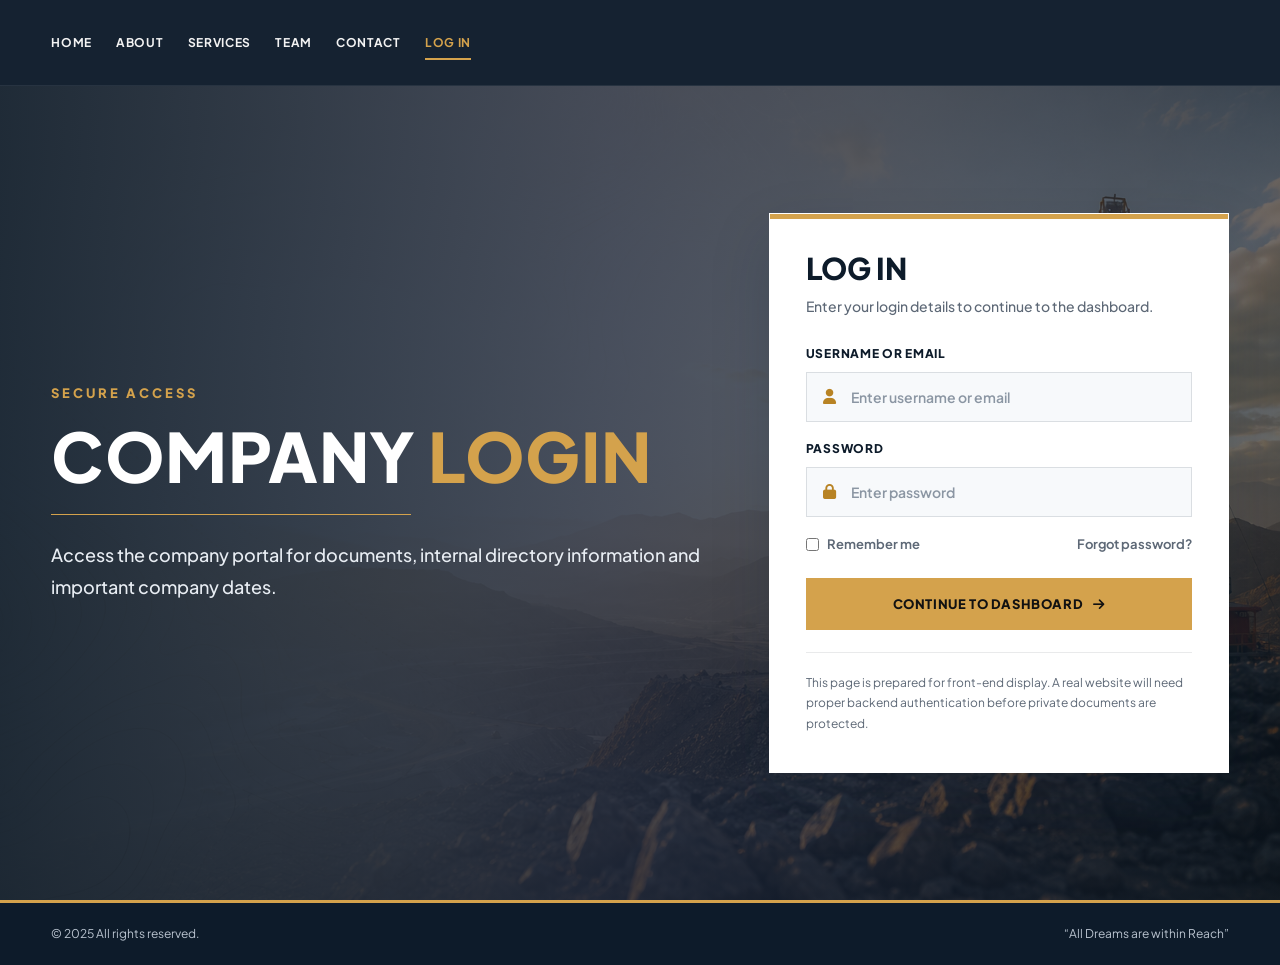
<file: dashboard.html>
<!DOCTYPE html>
<html lang="en">
<head>
    <meta charset="UTF-8">
    <meta name="viewport" content="width=device-width, initial-scale=1.0, user-scalable=yes">
    <title>Partner Dashboard | Partner Portal</title>
    <link href="https://fonts.googleapis.com/css2?family=Plus+Jakarta+Sans:wght@300;400;500;600;700;800&family=Playfair+Display:wght@500;600;700;800;900&display=swap" rel="stylesheet">
    <link rel="stylesheet" href="https://cdnjs.cloudflare.com/ajax/libs/font-awesome/6.0.0-beta3/css/all.min.css">
    <style>
        /* Same styling – consistent with homepage */
        * {
            margin: 0;
            padding: 0;
            box-sizing: border-box;
        }

        :root {
            --gold-primary: #D4AF37;
            --gold-deep: #B8901C;
            --gold-soft: #F9E5B3;
            --charcoal: #11181C;
            --slate: #1E2A32;
            --stone: #F5F2EF;
            --pure-white: #FFFFFF;
            --off-white: #FCFAF7;
            --text-dark: #1F2A3E;
            --text-muted: #5A6E7F;
            --bg-card: rgba(255, 255, 255, 0.92);
            --bg-card-hover: rgba(255, 255, 255, 1);
            --border-gold: rgba(212, 175, 55, 0.25);
            --shadow-sm: 0 12px 30px rgba(0, 0, 0, 0.05);
            --shadow-md: 0 20px 35px -12px rgba(0, 0, 0, 0.1);
            --shadow-lg: 0 35px 50px -20px rgba(0, 0, 0, 0.2);
            --transition: all 0.3s cubic-bezier(0.25, 0.8, 0.25, 1.2);
            --radius-card: 1.8rem;
            --radius-btn: 3rem;
        }

        body {
            font-family: 'Plus Jakarta Sans', sans-serif;
            background: linear-gradient(145deg, var(--stone) 0%, var(--pure-white) 100%);
            color: var(--text-dark);
            line-height: 1.5;
            min-height: 100vh;
            transition: background 0.3s, color 0.3s;
            overflow-x: hidden;
        }

        body.dark {
            background: var(--charcoal);
            color: var(--pure-white);
            --bg-card: rgba(30, 42, 50, 0.85);
            --bg-card-hover: rgba(30, 42, 50, 0.95);
            --text-dark: #EFF3F6;
            --text-muted: #9AAEBF;
            --border-gold: rgba(212, 175, 55, 0.2);
        }

        .app {
            display: flex;
            min-height: 100vh;
            width: 100%;
            overflow-x: hidden;
        }

        /* Sidebar (glass) */
        .sidebar {
            width: 280px;
            background: rgba(255, 255, 255, 0.94);
            backdrop-filter: blur(20px);
            -webkit-backdrop-filter: blur(20px);
            border-right: 1px solid var(--border-gold);
            position: fixed;
            height: 100vh;
            z-index: 100;
            display: flex;
            flex-direction: column;
            transition: transform 0.3s ease;
            box-shadow: 8px 0 25px rgba(0, 0, 0, 0.05);
            transform: translateX(-100%);
        }

        body.dark .sidebar {
            background: rgba(20, 28, 34, 0.92);
        }

        .sidebar.open {
            transform: translateX(0);
        }

        @media (min-width: 1025px) {
            .sidebar {
                transform: translateX(0);
            }
            .main {
                margin-left: 280px;
            }
        }

        .sidebar-brand {
            padding: 1.5rem;
            display: flex;
            align-items: center;
            gap: 12px;
            border-bottom: 1px solid var(--border-gold);
        }

        .brand-icon {
            width: 40px;
            height: 40px;
            background: linear-gradient(135deg, var(--gold-primary), var(--gold-deep));
            border-radius: 12px;
            display: flex;
            align-items: center;
            justify-content: center;
            color: var(--charcoal);
            font-size: 1.3rem;
        }

        .brand-text {
            font-family: 'Playfair Display', serif;
            font-weight: 800;
            font-size: 1.3rem;
            color: var(--text-dark);
        }

        .brand-text span {
            color: var(--gold-primary);
        }

        .nav-menu {
            list-style: none;
            padding: 1.5rem 1rem;
            flex: 1;
        }

        .nav-item {
            display: flex;
            align-items: center;
            gap: 12px;
            padding: 10px 16px;
            margin: 6px 0;
            border-radius: 40px;
            cursor: pointer;
            font-weight: 600;
            font-size: 0.9rem;
            color: var(--text-muted);
            transition: all 0.2s;
        }

        .nav-item i {
            width: 24px;
            font-size: 1.1rem;
        }

        .nav-item.active {
            background: rgba(212, 175, 55, 0.12);
            color: var(--gold-primary);
        }

        .nav-item:hover:not(.active) {
            background: rgba(212, 175, 55, 0.06);
            color: var(--gold-deep);
        }

        .wrike-side-link {
            margin-top: auto;
            border-top: 1px solid var(--border-gold);
            padding: 1.2rem;
        }

        .wrike-btn-side {
            display: flex;
            align-items: center;
            gap: 8px;
            background: rgba(212, 175, 55, 0.08);
            border: 1px solid var(--gold-primary);
            border-radius: 40px;
            padding: 8px 14px;
            text-decoration: none;
            color: var(--gold-primary);
            font-weight: 600;
            font-size: 0.85rem;
            justify-content: center;
            transition: 0.2s;
        }

        .wrike-btn-side:hover {
            background: var(--gold-primary);
            color: var(--charcoal);
        }

        /* Main content */
        .main {
            flex: 1;
            width: 100%;
            overflow-x: hidden;
        }

        .topbar {
            background: rgba(255, 255, 255, 0.85);
            backdrop-filter: blur(16px);
            border-bottom: 1px solid var(--border-gold);
            padding: 10px 1.5rem;
            display: flex;
            justify-content: space-between;
            align-items: center;
            position: sticky;
            top: 0;
            z-index: 90;
            flex-wrap: wrap;
            gap: 10px;
        }

        body.dark .topbar {
            background: rgba(20, 28, 34, 0.85);
        }

        .topbar-left {
            display: flex;
            align-items: center;
            gap: 12px;
        }

        .mobile-toggle {
            background: transparent;
            border: none;
            font-size: 1.4rem;
            color: var(--gold-primary);
            cursor: pointer;
            display: block;
        }

        @media (min-width: 1025px) {
            .mobile-toggle {
                display: none;
            }
        }

        .breadcrumb {
            font-family: 'Playfair Display', serif;
            font-weight: 700;
            font-size: 1.1rem;
            color: var(--gold-primary);
        }

        .search-wrapper {
            background: rgba(0, 0, 0, 0.03);
            border: 1px solid var(--border-gold);
            border-radius: 40px;
            padding: 6px 16px;
            display: flex;
            align-items: center;
            gap: 8px;
        }

        .search-wrapper input {
            border: none;
            background: transparent;
            outline: none;
            width: 140px;
            color: var(--text-dark);
            font-size: 0.85rem;
        }

        @media (max-width: 680px) {
            .search-wrapper {
                display: none;
            }
        }

        .icon-btn {
            background: none;
            border: none;
            font-size: 1.1rem;
            cursor: pointer;
            color: var(--text-muted);
            padding: 6px;
            border-radius: 50%;
            transition: 0.2s;
        }

        .icon-btn:hover {
            color: var(--gold-primary);
        }

        .user-avatar {
            width: 36px;
            height: 36px;
            background: linear-gradient(135deg, var(--gold-primary), var(--gold-deep));
            border-radius: 50%;
            display: flex;
            align-items: center;
            justify-content: center;
            color: var(--charcoal);
            font-weight: bold;
            cursor: pointer;
            position: relative;
            border: 2px solid var(--gold-soft);
        }

        .logout-dropdown {
            position: absolute;
            top: 42px;
            right: 0;
            background: var(--bg-card);
            border: 1px solid var(--border-gold);
            border-radius: 14px;
            padding: 6px 0;
            width: 130px;
            display: none;
            z-index: 200;
            box-shadow: var(--shadow-lg);
            backdrop-filter: blur(8px);
        }

        .logout-dropdown button {
            background: transparent;
            border: none;
            padding: 8px 14px;
            width: 100%;
            text-align: left;
            cursor: pointer;
            color: var(--text-dark);
            font-weight: 500;
        }

        .logout-dropdown button:hover {
            background: rgba(212, 175, 55, 0.15);
            color: var(--gold-primary);
        }

        .page-container {
            padding: 1.5rem;
            max-width: 1400px;
            margin: 0 auto;
            width: 100%;
        }

        /* Cards */
        .card {
            background: var(--bg-card);
            backdrop-filter: blur(8px);
            border: 1px solid var(--border-gold);
            border-radius: var(--radius-card);
            padding: 1.5rem;
            transition: var(--transition);
            box-shadow: var(--shadow-sm);
            margin-bottom: 1.5rem;
        }

        .card:hover {
            transform: translateY(-3px);
            border-color: var(--gold-primary);
            box-shadow: var(--shadow-md);
        }

        .card h3, .card h4 {
            font-family: 'Playfair Display', serif;
            margin-bottom: 1rem;
            font-size: 1.3rem;
            font-weight: 700;
        }

        .list-item {
            display: flex;
            align-items: center;
            justify-content: space-between;
            padding: 10px 0;
            border-bottom: 1px solid rgba(212, 175, 55, 0.1);
            font-size: 0.9rem;
            flex-wrap: wrap;
            gap: 8px;
        }

        .badge {
            background: rgba(212, 175, 55, 0.15);
            color: var(--gold-primary);
            padding: 4px 12px;
            border-radius: 30px;
            font-size: 0.7rem;
            font-weight: 700;
        }

        .org-node {
            padding: 10px 14px;
            border-left: 3px solid var(--gold-primary);
            margin: 12px 0;
            background: rgba(212, 175, 55, 0.04);
            border-radius: 0 12px 12px 0;
            font-weight: 500;
            font-size: 0.9rem;
            word-break: break-word;
        }

        .doc-card {
            display: flex;
            justify-content: space-between;
            align-items: flex-start;
            padding: 14px 0;
            border-bottom: 1px solid rgba(212, 175, 55, 0.1);
            flex-wrap: wrap;
            gap: 12px;
        }

        .doc-info h4 {
            font-size: 1rem;
            margin-bottom: 4px;
            display: flex;
            align-items: center;
            gap: 8px;
        }

        .doc-info p {
            font-size: 0.8rem;
            color: var(--text-muted);
            max-width: 100%;
        }

        .download-btn {
            background: transparent;
            border: 1px solid var(--gold-primary);
            padding: 6px 18px;
            border-radius: var(--radius-btn);
            color: var(--gold-primary);
            font-weight: 600;
            font-size: 0.75rem;
            text-decoration: none;
            display: inline-flex;
            align-items: center;
            gap: 6px;
            transition: 0.2s;
        }

        .download-btn:hover {
            background: var(--gold-primary);
            color: var(--charcoal);
        }

        .two-col-grid {
            display: grid;
            grid-template-columns: repeat(2, 1fr);
            gap: 1.2rem;
            margin-top: 1rem;
        }

        /* Contact Directory */
        .contact-card {
            display: flex;
            gap: 1rem;
            padding: 1rem 0;
            border-bottom: 1px solid rgba(212, 175, 55, 0.1);
            flex-wrap: wrap;
        }
        .contact-avatar {
            width: 48px;
            height: 48px;
            background: linear-gradient(135deg, var(--gold-primary), var(--gold-deep));
            border-radius: 50%;
            display: flex;
            align-items: center;
            justify-content: center;
            font-weight: bold;
            font-size: 1.2rem;
            color: var(--charcoal);
            flex-shrink: 0;
        }
        .contact-details {
            flex: 1;
            min-width: 180px;
        }
        .contact-details h4 {
            font-size: 1rem;
            margin-bottom: 6px;
        }
        .contact-details p {
            font-size: 0.8rem;
            color: var(--text-muted);
            margin: 4px 0;
            display: flex;
            align-items: center;
            gap: 8px;
            flex-wrap: wrap;
        }
        .contact-details i {
            width: 20px;
            color: var(--gold-primary);
        }
        @media (max-width: 550px) {
            .contact-card {
                flex-direction: column;
                align-items: flex-start;
            }
            .contact-avatar {
                margin-bottom: 8px;
            }
        }

        /* Mobile */
        @media (max-width: 768px) {
            .page-container {
                padding: 1rem;
            }
            .card {
                padding: 1.2rem;
                border-radius: 1.2rem;
            }
            .card h3 {
                font-size: 1.1rem;
            }
            .two-col-grid {
                grid-template-columns: 1fr;
                gap: 1rem;
            }
            .org-node {
                padding: 6px 10px;
                font-size: 0.85rem;
            }
            .list-item {
                font-size: 0.85rem;
            }
            .doc-card {
                flex-direction: column;
                align-items: flex-start;
            }
            .download-btn {
                align-self: flex-end;
            }
            .topbar {
                padding: 8px 1rem;
            }
        }

        @media (max-width: 480px) {
            .card {
                padding: 1rem;
            }
            .badge {
                font-size: 0.65rem;
            }
        }
    </style>
</head>
<body>
<div class="app">
    <aside class="sidebar" id="sidebar">
        <div class="sidebar-brand">
            <div class="brand-icon"><i class="fas fa-gem"></i></div>
            <div class="brand-text">Partner<span>Portal</span></div>
        </div>
        <ul class="nav-menu" id="navMenu">
            <li class="nav-item active" data-page="documents"><i class="fas fa-folder-open"></i><span>Documents</span></li>
            <li class="nav-item" data-page="organisation"><i class="fas fa-sitemap"></i><span>Organisation</span></li>
            <li class="nav-item" data-page="calendar"><i class="fas fa-calendar-alt"></i><span>Calendar</span></li>
            <li class="nav-item" data-page="directory"><i class="fas fa-address-book"></i><span>Contact Directory</span></li>
        </ul>
        <div class="wrike-side-link">
            <a href="#" class="wrike-btn-side" id="wrikeMockBtn">
                <i class="fab fa-wrike"></i> <span>Wrike Workspace</span> <i class="fas fa-external-link-alt"></i>
            </a>
        </div>
    </aside>

    <div class="main">
        <div class="topbar">
            <div class="topbar-left">
                <button class="mobile-toggle" id="mobileToggle"><i class="fas fa-bars"></i></button>
                <div class="breadcrumb" id="breadcrumb">Documents</div>
            </div>
            <div style="display: flex; gap: 12px; align-items: center;">
                <div class="search-wrapper">
                    <i class="fas fa-search" style="color: var(--gold-primary);"></i>
                    <input type="text" id="globalSearch" placeholder="Search...">
                </div>
                <button class="icon-btn" id="themeToggle"><i class="fas fa-moon"></i></button>
                <div class="user-avatar" id="userAvatar">
                    <span id="userInitial">JD</span>
                    <div class="logout-dropdown" id="logoutDropdown">
                        <button id="logoutBtn"><i class="fas fa-sign-out-alt"></i> Sign out</button>
                    </div>
                </div>
            </div>
        </div>
        <div class="page-container" id="pageContainer"></div>
    </div>
</div>

<script>
    // Auth guard
    if (!sessionStorage.getItem('isAuthenticated')) {
        window.location.href = 'login.html';
    }
    const userEmail = sessionStorage.getItem('userEmail') || 'partner@partnerportal.com';
    document.getElementById('userInitial').innerText = userEmail.charAt(0).toUpperCase();

    // Logout dropdown
    const userAvatar = document.getElementById('userAvatar');
    const logoutDropdown = document.getElementById('logoutDropdown');
    userAvatar.addEventListener('click', (e) => {
        e.stopPropagation();
        logoutDropdown.style.display = logoutDropdown.style.display === 'block' ? 'none' : 'block';
    });
    document.addEventListener('click', () => { logoutDropdown.style.display = 'none'; });
    document.getElementById('logoutBtn').addEventListener('click', () => {
        sessionStorage.removeItem('isAuthenticated');
        sessionStorage.removeItem('userEmail');
        window.location.href = 'login.html';
    });

    // Documents data
    const complianceDocs = [
        { title: "IPA Certificate", desc: "Investment Promotion Authority registration.", icon: "fas fa-certificate" },
        { title: "TIN Certificate", desc: "Tax Identification Number documentation.", icon: "fas fa-file-invoice" },
        { title: "Code of Conduct", desc: "Ethical governance framework.", icon: "fas fa-gavel" },
        { title: "HSE Policy", desc: "Health, Safety & Environment policies.", icon: "fas fa-hard-hat" },
        { title: "Community Commitment", desc: "Community engagement strategy.", icon: "fas fa-hand-holding-heart" }
    ];

    function renderDocuments() {
        return `<div class="card">
            <h3><i class="fas fa-gavel" style="color: var(--gold-primary);"></i> Corporate Documents</h3>
            ${complianceDocs.map(doc => `
                <div class="doc-card">
                    <div class="doc-info">
                        <h4><i class="${doc.icon}" style="color: var(--gold-primary);"></i> ${doc.title}</h4>
                        <p>${doc.desc}</p>
                    </div>
                    <a href="#" class="download-btn" data-doc="${doc.title}"><i class="fas fa-download"></i> PDF</a>
                </div>
            `).join('')}
        </div>`;
    }

    // ----- CONTACT DIRECTORY: GENERIC EMAILS (NO "UPSTREAM") -----
    const positions = [
        { role: "Chief Executive Officer", dept: "Executive", email: "ceo@partnerportal.com", phone: "+675 7XXXXXXX" },
        { role: "Exploration Manager", dept: "Technical", email: "exploration@partnerportal.com", phone: "+675 7XXXXXXX" },
        { role: "Lead Consulting Geoscientist", dept: "Geology", email: "geoscience@partnerportal.com", phone: "+675 7XXXXXXX" },
        { role: "Senior Geologist", dept: "Geology", email: "geology@partnerportal.com", phone: "+675 7XXXXXXX" },
        { role: "Community Affairs Manager", dept: "Community", email: "community@partnerportal.com", phone: "+675 7XXXXXXX" },
        { role: "Chief Financial Officer", dept: "Finance", email: "finance@partnerportal.com", phone: "+675 7XXXXXXX" },
        { role: "Head of HSE & Compliance", dept: "HSE", email: "hse@partnerportal.com", phone: "+675 7XXXXXXX" }
    ];

    function renderDirectory() {
        return `<div class="card">
            <h3><i class="fas fa-address-book"></i> Key Contacts & Departments</h3>
            <p style="margin-bottom: 0.5rem; font-size: 0.85rem;"><i class="fas fa-building" style="color: var(--gold-primary);"></i> <strong>Head Office:</strong> Kwalimu Precincts, Ground Level, Somare Circuit, Waigani, NCD. P.O Box 3239, Boroko 1111, NCD, PNG</p>
            <p style="margin-bottom: 1rem; font-size: 0.85rem;"><i class="fas fa-envelope"></i> info@partnerportal.com &nbsp;|&nbsp; <i class="fas fa-phone-alt"></i> +675 7XXXXXXX</p>
            <hr style="margin: 1rem 0; border-color: var(--border-gold);">
            <p style="margin-bottom: 1rem; font-weight: 600;">Key Roles & Responsibilities</p>
            ${positions.map(pos => {
                const initial = pos.role.charAt(0);
                return `
                <div class="contact-card">
                    <div class="contact-avatar">${initial}</div>
                    <div class="contact-details">
                        <h4>${pos.role} <span class="badge">${pos.dept}</span></h4>
                        <p><i class="fas fa-envelope"></i> <a href="mailto:${pos.email}" style="color: var(--gold-primary); text-decoration: none;">${pos.email}</a></p>
                        <p><i class="fas fa-phone-alt"></i> ${pos.phone}</p>
                    </div>
                </div>
                `;
            }).join('')}
        </div>`;
    }

    const pageContent = {
        documents: renderDocuments,
        organisation: () => `
            <div class="card">
                <h3><i class="fas fa-user-tie"></i> Board of Directors</h3>
                <div class="org-node"><strong>Group Executive Chairman</strong> – Board Leadership</div>
                <div class="org-node"><strong>Non-Executive Director</strong> – Independent Oversight</div>
                <div class="org-node"><strong>Independent Director</strong> – Governance & Compliance</div>
            </div>
            <div class="two-col-grid">
                <div class="card">
                    <h3><i class="fas fa-chart-line"></i> Executive Leadership</h3>
                    <div class="org-node"><strong>Chief Executive Officer</strong></div>
                    <div class="org-node"><strong>Chief Operating Officer</strong></div>
                    <div class="org-node"><strong>Chief Financial Officer</strong></div>
                </div>
                <div class="card">
                    <h3><i class="fas fa-hard-hat"></i> Technical Departments</h3>
                    <div class="list-item"><span>Exploration & Geology</span><span class="badge">6</span></div>
                    <div class="list-item"><span>Community & Sustainability</span><span class="badge">4</span></div>
                    <div class="list-item"><span>HSE & Compliance</span><span class="badge">3</span></div>
                </div>
            </div>
            <div class="card">
                <h3><i class="fas fa-globe"></i> Regional Offices</h3>
                <div class="list-item"><span>Port Moresby – Corporate HQ</span><span>Kwalimu Precincts, Waigani</span></div>
                <div class="list-item"><span>Lae – Logistics Hub</span><span>Operations center</span></div>
                <div class="list-item"><span>Tabubil – Exploration Camp</span><span>Field office</span></div>
            </div>
        `,
        calendar: () => `
            <div class="card">
                <div style="display: flex; justify-content: space-between; align-items: center; flex-wrap: wrap; gap: 10px; margin-bottom: 1rem;">
                    <h3>📅 June 2026</h3>
                    <button id="addEventBtn" style="background: rgba(212,175,55,0.1); border: 1px solid var(--gold-primary); padding: 5px 14px; border-radius: 30px; color: var(--gold-primary); font-size: 0.8rem;"><i class="fas fa-plus"></i> New Event</button>
                </div>
                <div class="list-item"><span><strong>Jun 10</strong> – Board Meeting</span><span class="badge">9:00 AM</span></div>
                <div class="list-item"><span><strong>Jun 18</strong> – ESG Committee</span><span class="badge">2:00 PM</span></div>
                <div class="list-item"><span><strong>Jun 25</strong> – Exploration Review</span><span class="badge">10:30 AM</span></div>
                <div class="list-item"><span><strong>Jun 30</strong> – Q2 Reporting Deadline</span><span class="badge">All day</span></div>
            </div>
            <div class="two-col-grid">
                <div class="card"><h4>📌 Upcoming deadlines</h4><div class="list-item"><span>Mine plan submission</span><span>Jun 28</span></div><div class="list-item"><span>Community report</span><span>Jul 02</span></div></div>
                <div class="card"><h4>🎉 Holidays</h4><div class="list-item"><span>Independence Day (PNG)</span><span>Sep 16</span></div><div class="list-item"><span>Christmas break</span><span>Dec 25 – Jan 02</span></div></div>
            </div>
        `,
        directory: renderDirectory
    };

    const navItems = document.querySelectorAll('.nav-item');
    const pageContainer = document.getElementById('pageContainer');
    const breadcrumb = document.getElementById('breadcrumb');
    const sidebar = document.getElementById('sidebar');
    const mobileToggle = document.getElementById('mobileToggle');

    function renderPage(page) {
        const content = pageContent[page] || pageContent.documents;
        pageContainer.innerHTML = content();
        if (page === 'calendar') {
            const addBtn = document.getElementById('addEventBtn');
            if (addBtn) addBtn.addEventListener('click', () => alert('Add event feature coming soon.'));
        }
        document.querySelectorAll('.download-btn').forEach(btn => {
            btn.addEventListener('click', (e) => {
                e.preventDefault();
                alert(`Download ${btn.dataset.doc || 'document'}.pdf – replace with actual link.`);
            });
        });
    }

    function setActivePage(pageId) {
        navItems.forEach(item => item.classList.toggle('active', item.dataset.page === pageId));
        let title = pageId === 'documents' ? 'Documents' : (pageId === 'organisation' ? 'Organisation Structure' : (pageId === 'calendar' ? 'Calendar' : 'Contact Directory'));
        breadcrumb.innerText = title;
        renderPage(pageId);
    }

    navItems.forEach(item => {
        item.addEventListener('click', () => {
            setActivePage(item.dataset.page);
            if (window.innerWidth <= 1024) sidebar.classList.remove('open');
        });
    });

    mobileToggle.addEventListener('click', () => sidebar.classList.toggle('open'));

    // Theme toggle
    const themeToggle = document.getElementById('themeToggle');
    themeToggle.addEventListener('click', () => {
        document.body.classList.toggle('dark');
        const isDark = document.body.classList.contains('dark');
        localStorage.setItem('dashboardTheme', isDark ? 'dark' : 'light');
        themeToggle.innerHTML = isDark ? '<i class="fas fa-sun"></i>' : '<i class="fas fa-moon"></i>';
    });
    if (localStorage.getItem('dashboardTheme') === 'dark') {
        document.body.classList.add('dark');
        themeToggle.innerHTML = '<i class="fas fa-sun"></i>';
    }

    document.getElementById('globalSearch').addEventListener('input', (e) => {
        if (e.target.value.length > 2) console.log(`Search: ${e.target.value}`);
    });

    document.getElementById('wrikeMockBtn').addEventListener('click', (e) => {
        e.preventDefault();
        alert('Wrike integration – add your workspace URL.');
    });

    setActivePage('documents');
</script>
</body>
</html>
</file>
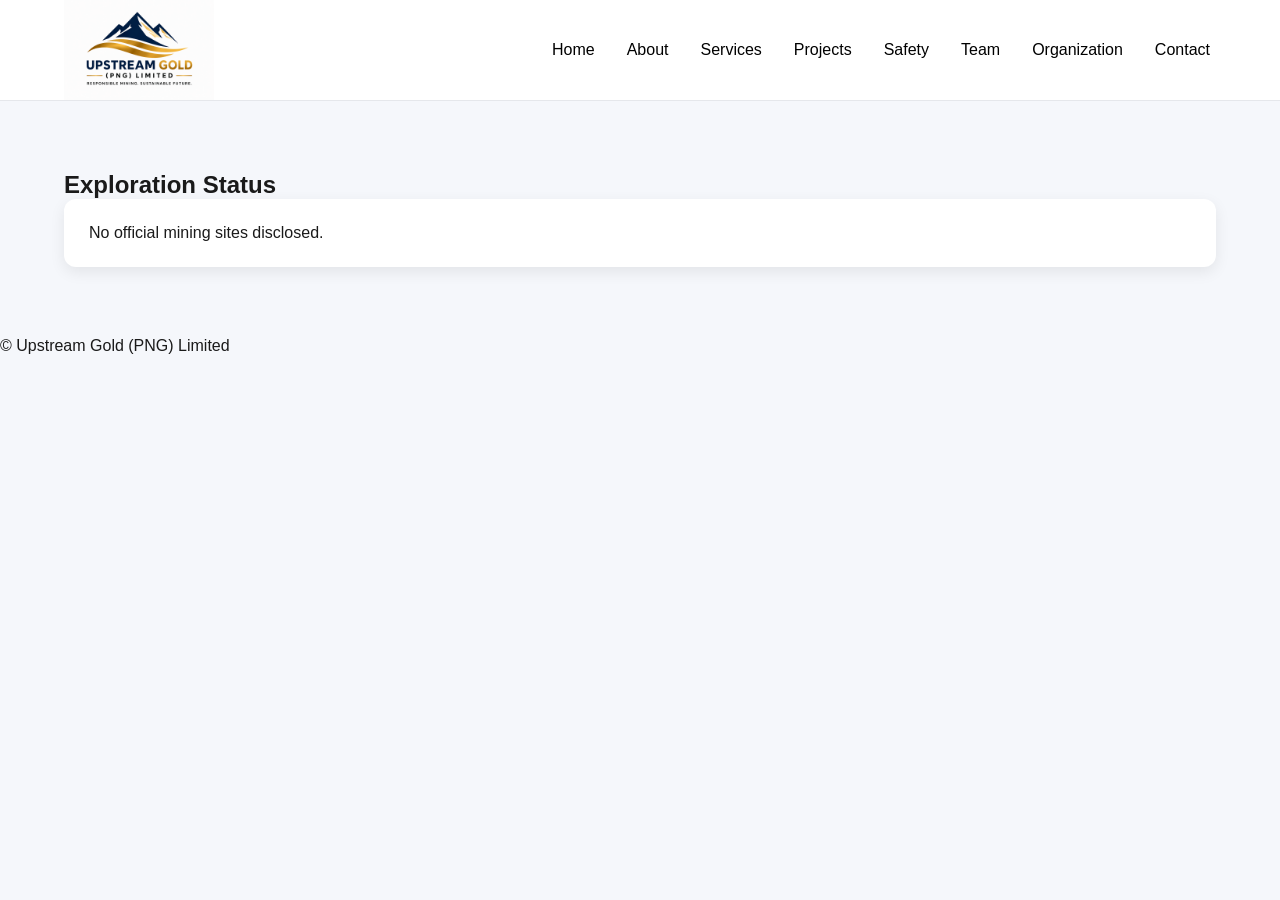
<file: exploration.html>
<!-- ================= EXPLORATION ================= -->
<!DOCTYPE html>
<html lang="en">
<head>
  <meta charset="UTF-8">
  <meta name="viewport" content="width=device-width, initial-scale=1.0">
  <title>Exploration</title>
  <link rel="stylesheet" href="styles.css">
</head>
<body>
<header class="header">
  <div class="container nav">

    <img src="logo2.png" alt="Logo" class="logo-img">

    <div class="menu-toggle">
      <i class="fa fa-bars"></i>
    </div>

    <nav>
      <ul>
        <li><a href="index.html">Home</a></li>
        <li><a href="about.html">About</a></li>
        <li><a href="services.html">Services</a></li>
        <li><a href="projects.html">Projects</a></li>
        <li><a href="safety.html">Safety</a></li>
        <li><a href="team.html">Team</a></li>
        <li><a href="organization.html">Organization</a></li>
        <li><a href="contact.html">Contact</a></li>
        
      </ul>
    </nav>

  </div>
</header>

<section class="section">
  <div class="container">
    <h2>Exploration Status</h2>
    <div class="card">No official mining sites disclosed.</div>
  </div>
</section>

<footer>
  © <span id="year"></span> Upstream Gold (PNG) Limited
</footer>

<script src="script.js"></script>
</body>
</html>
</file>
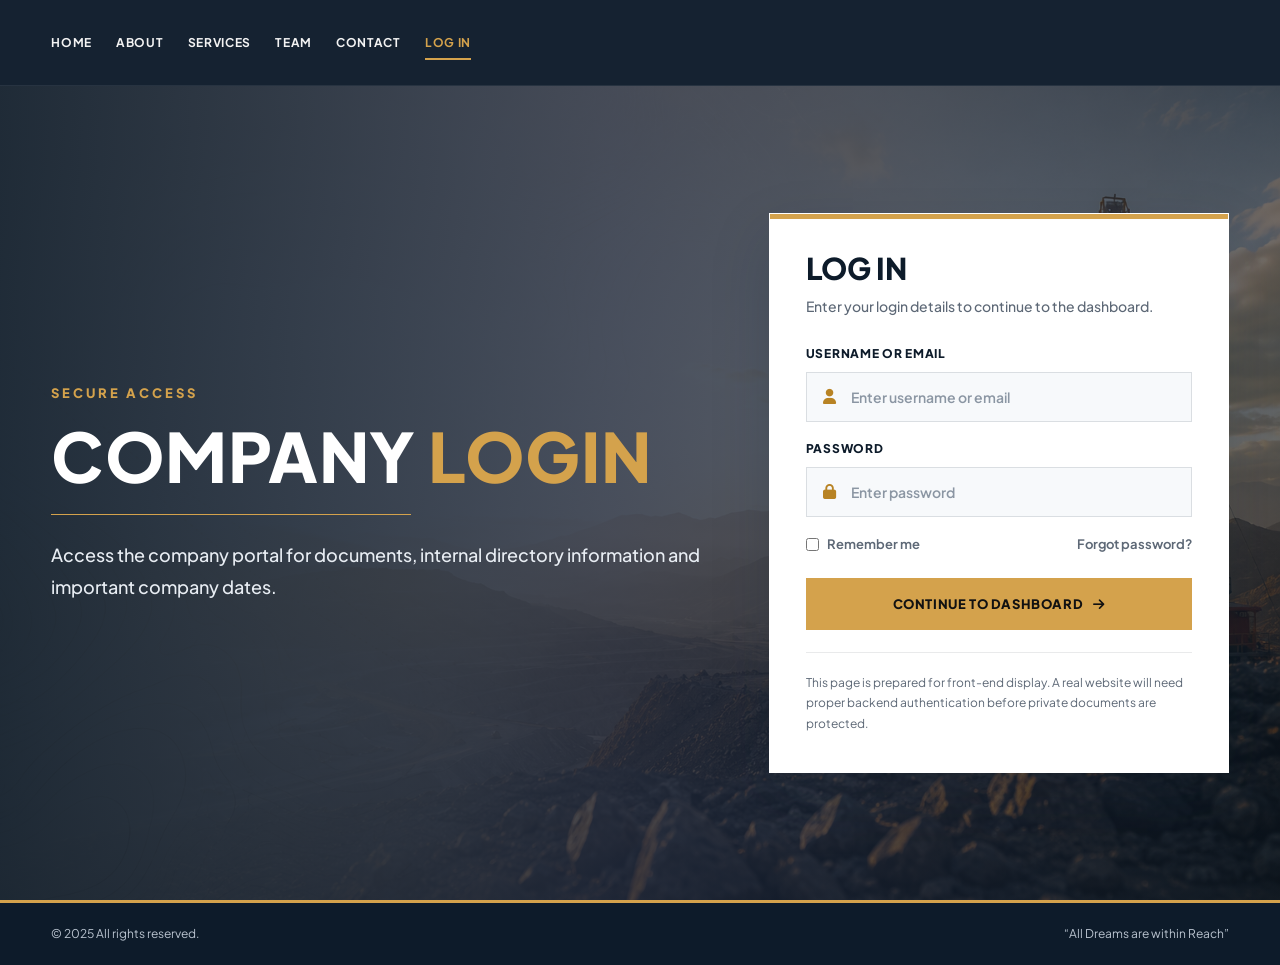
<file: login.html>
<!DOCTYPE html>
<html lang="en">
<head>
  <meta charset="UTF-8" />
  <meta name="viewport" content="width=device-width, initial-scale=1.0, viewport-fit=cover" />
  <title>Log In</title>
  <meta name="description" content="Secure access page for the company dashboard." />

  <link rel="preconnect" href="https://fonts.googleapis.com">
  <link rel="preconnect" href="https://fonts.gstatic.com" crossorigin>
  <link href="https://fonts.googleapis.com/css2?family=Plus+Jakarta+Sans:wght@400;500;600;700;800;900&display=swap" rel="stylesheet">
  <link rel="stylesheet" href="https://cdnjs.cloudflare.com/ajax/libs/font-awesome/6.0.0-beta3/css/all.min.css">

  <style>
    *{box-sizing:border-box;margin:0;padding:0}

    :root{
      --primary:#0d1b2a;
      --secondary:#1b263b;
      --accent:#415a77;
      --soft:#778da9;
      --light:#e0e1dd;
      --panel:#f7f9fb;
      --white:#ffffff;
      --gold:#d4a24c;
      --gold-deep:#b88324;
      --text:#1b263b;
      --muted:#5d6876;
      --border:rgba(255,255,255,.14);
      --shadow:0 18px 45px rgba(13,27,42,.14);
      --shadow-strong:0 24px 55px rgba(13,27,42,.18);
    }

    html{scroll-behavior:smooth}

    body{
      font-family:'Plus Jakarta Sans',Arial,Helvetica,sans-serif;
      background:var(--light);
      color:var(--text);
      line-height:1.5;
      overflow-x:hidden;
      min-height:100vh;
    }

    a{text-decoration:none;color:inherit}
    button,input{font-family:inherit}
    .container{width:min(1180px,92%);margin:auto}

    .skip-link{
      position:absolute;
      top:-40px;
      left:0;
      background:var(--gold);
      padding:8px 14px;
      z-index:100;
      color:#111;
      font-weight:800;
    }

    .skip-link:focus{top:0}

    header{
      height:86px;
      background:rgba(13,27,42,.96);
      backdrop-filter:blur(12px);
      display:flex;
      align-items:center;
      border-bottom:1px solid rgba(255,255,255,.08);
      position:sticky;
      top:0;
      z-index:50;
    }

    nav{
      display:flex;
      align-items:center;
      justify-content:flex-start;
      width:min(1180px,92%);
      margin:auto;
      gap:24px;
      position:relative;
    }

    .menu{
      display:flex;
      gap:24px;
      align-items:center;
      font-size:12px;
      text-transform:uppercase;
      letter-spacing:.7px;
      color:#f3f3f3;
      font-weight:700;
    }

    .menu a{
      position:relative;
      white-space:nowrap;
    }

    .menu a.active,
    .menu a:hover{
      color:var(--gold);
    }

    .menu a:after{
      content:"";
      position:absolute;
      left:0;
      bottom:-8px;
      width:0;
      height:2px;
      background:var(--gold);
      transition:.25s;
    }

    .menu a:hover:after,
    .menu a.active:after{
      width:100%;
    }

    .menu-toggle{
      display:none;
      background:none;
      border:0;
      color:var(--gold);
      font-size:26px;
      cursor:pointer;
    }

    .login-wrap{
      min-height:calc(100vh - 86px);
      background:
        linear-gradient(90deg,rgba(13,27,42,.92) 0%,rgba(27,38,59,.80) 48%,rgba(13,27,42,.58) 100%),
        url('hero.png');
      background-size:cover;
      background-position:center;
      display:flex;
      align-items:center;
      padding:76px 0;
    }

    .login-grid{
      display:grid;
      grid-template-columns:1fr 460px;
      gap:48px;
      align-items:center;
    }

    .login-copy{
      color:#fff;
      max-width:680px;
    }

    .login-kicker{
      font-size:13px;
      letter-spacing:3px;
      color:var(--gold);
      text-transform:uppercase;
      font-weight:900;
      margin-bottom:18px;
    }

    .login-copy h1{
      font-size:clamp(38px,6vw,68px);
      line-height:1.02;
      text-transform:uppercase;
      letter-spacing:.5px;
      font-weight:900;
      color:#fff;
    }

    .login-copy h1 span{color:var(--gold)}

    .eyeline{
      height:1px;
      background:var(--gold);
      width:min(360px,80%);
      margin:24px 0;
    }

    .login-copy p{
      font-size:18px;
      max-width:650px;
      color:#e8edf3;
      font-weight:500;
      line-height:1.75;
    }

    .login-card{
      background:#fff;
      border:1px solid rgba(255,255,255,.18);
      box-shadow:var(--shadow-strong);
      padding:38px 36px;
      position:relative;
      overflow:hidden;
    }

    .login-card:before{
      content:"";
      position:absolute;
      top:0;
      left:0;
      width:100%;
      height:5px;
      background:var(--gold);
    }

    .login-card h2{
      font-size:30px;
      line-height:1.1;
      font-weight:900;
      text-transform:uppercase;
      color:var(--primary);
      margin-bottom:10px;
    }

    .login-card p{
      color:var(--muted);
      font-size:14px;
      line-height:1.7;
      margin-bottom:26px;
      font-weight:500;
    }

    .form-group{
      margin-bottom:18px;
    }

    .form-group label{
      display:block;
      font-size:12px;
      text-transform:uppercase;
      letter-spacing:.7px;
      font-weight:900;
      color:var(--primary);
      margin-bottom:9px;
    }

    .input-wrap{
      display:flex;
      align-items:center;
      gap:12px;
      border:1px solid rgba(13,27,42,.12);
      background:#f7f9fb;
      padding:0 14px;
      height:50px;
      transition:.25s ease;
    }

    .input-wrap:focus-within{
      border-color:rgba(212,162,76,.75);
      box-shadow:0 0 0 4px rgba(212,162,76,.14);
      background:#fff;
    }

    .input-wrap i{
      color:var(--gold-deep);
      font-size:15px;
      min-width:18px;
      text-align:center;
    }

    .input-wrap input{
      border:0;
      outline:0;
      background:transparent;
      width:100%;
      height:100%;
      color:var(--text);
      font-size:14px;
      font-weight:600;
    }

    .input-wrap input::placeholder{color:#8b96a3}

    .login-options{
      display:flex;
      justify-content:space-between;
      align-items:center;
      gap:16px;
      margin:4px 0 24px;
      color:var(--muted);
      font-size:13px;
      font-weight:650;
    }

    .remember{
      display:flex;
      align-items:center;
      gap:8px;
    }

    .remember input{accent-color:var(--gold)}

    .submit-btn{
      width:100%;
      height:52px;
      border:0;
      background:var(--gold);
      color:#111;
      text-transform:uppercase;
      font-size:13px;
      font-weight:900;
      letter-spacing:.6px;
      cursor:pointer;
      display:flex;
      align-items:center;
      justify-content:center;
      gap:10px;
      transition:.25s ease;
    }

    .submit-btn:hover{
      background:#e0af58;
      transform:translateY(-2px);
    }

    .login-message{
      margin-top:16px;
      font-size:13px;
      line-height:1.6;
      color:#9a3412;
      font-weight:700;
      display:none;
    }

    .login-note{
      margin-top:22px;
      padding-top:20px;
      border-top:1px solid rgba(13,27,42,.09);
      color:var(--muted);
      font-size:12px;
      line-height:1.7;
    }

    footer{
      background:#0d1b2a;
      color:#fff;
      padding:22px 0;
      border-top:3px solid var(--gold);
    }

    .copyright{
      display:flex;
      justify-content:space-between;
      gap:20px;
      font-size:12px;
      color:#b9c3cf;
    }

    @media(max-width:1040px){
      .menu{gap:14px;font-size:11px}
      .login-grid{grid-template-columns:1fr;gap:34px}
      .login-card{max-width:560px}
    }

    @media(max-width:860px){
      header{height:auto;min-height:76px}

      nav{
        width:100%;
        padding:18px 24px;
        justify-content:space-between;
      }

      .menu-toggle{display:block}

      .menu{
        position:absolute;
        left:0;
        right:0;
        top:76px;
        background:rgba(13,27,42,.98);
        flex-direction:column;
        align-items:flex-start;
        padding:22px 24px;
        display:none;
        border-top:1px solid rgba(255,255,255,.08);
      }

      .menu.active{display:flex}
      .login-wrap{min-height:auto;padding:60px 0}
    }

    @media(max-width:560px){
      .login-copy h1{font-size:34px}
      .login-copy p{font-size:16px}
      .login-card{padding:32px 26px}
      .login-options{flex-direction:column;align-items:flex-start}
      .copyright{flex-direction:column;text-align:center}
    }
  </style>
</head>

<body>
<a href="#main-content" class="skip-link">Skip to content</a>

<header>
  <nav>
    <button class="menu-toggle" id="mobileMenuBtn" aria-label="Menu" aria-expanded="false">
      <i class="fas fa-bars"></i>
    </button>

    <div class="menu" id="navLinks">
      <a href="index.html">Home</a>
      <a href="about.html">About</a>
      <a href="services.html">Services</a>
      <a href="team.html">Team</a>
      <a href="contact.html">Contact</a>
      <a href="login.html" class="active">Log In</a>
    </div>
  </nav>
</header>

<main id="main-content">
  <section class="login-wrap">
    <div class="container login-grid">
      <div class="login-copy">
        <div class="login-kicker">Secure Access</div>
        <h1>Company <span>Login</span></h1>
        <div class="eyeline"></div>
        <p>Access the company portal for documents, internal directory information and important company dates.</p>
      </div>

      <div class="login-card">
        <h2>Log In</h2>
        <p>Enter your login details to continue to the dashboard.</p>

        <form id="loginForm">
          <div class="form-group">
            <label for="username">Username or Email</label>
            <div class="input-wrap">
              <i class="fas fa-user"></i>
              <input type="text" id="username" name="username" placeholder="Enter username or email" required>
            </div>
          </div>

          <div class="form-group">
            <label for="password">Password</label>
            <div class="input-wrap">
              <i class="fas fa-lock"></i>
              <input type="password" id="password" name="password" placeholder="Enter password" required>
            </div>
          </div>

          <div class="login-options">
            <label class="remember">
              <input type="checkbox" name="remember">
              <span>Remember me</span>
            </label>
            <a href="#">Forgot password?</a>
          </div>

          <button class="submit-btn" type="submit">
            Continue to Dashboard <i class="fas fa-arrow-right"></i>
          </button>

          <div class="login-message" id="loginMessage">Please enter your username and password.</div>
        </form>

        <div class="login-note">
          This page is prepared for front-end display. A real website will need proper backend authentication before private documents are protected.
        </div>
      </div>
    </div>
  </section>
</main>

<footer>
  <div class="container copyright">
    <span>© 2025 All rights reserved.</span>
    <span>“All Dreams are within Reach”</span>
  </div>
</footer>

<script>
  const menuBtn = document.getElementById('mobileMenuBtn');
  const navLinks = document.getElementById('navLinks');

  if(menuBtn && navLinks){
    menuBtn.addEventListener('click',()=>{
      const expanded = navLinks.classList.toggle('active');
      menuBtn.setAttribute('aria-expanded', expanded ? 'true' : 'false');
    });

    document.querySelectorAll('.menu a').forEach(link=>{
      link.addEventListener('click',()=>{
        navLinks.classList.remove('active');
        menuBtn.setAttribute('aria-expanded','false');
      });
    });
  }

  const loginForm = document.getElementById('loginForm');
  const loginMessage = document.getElementById('loginMessage');

  if(loginForm){
    loginForm.addEventListener('submit', function(event){
      event.preventDefault();
      const username = document.getElementById('username').value.trim();
      const password = document.getElementById('password').value.trim();

      if(!username || !password){
        loginMessage.style.display = 'block';
        return;
      }

      sessionStorage.setItem('portalLoggedIn','true');
      window.location.href = 'dashboard.html';
    });
  }
</script>
</body>
</html>
</file>
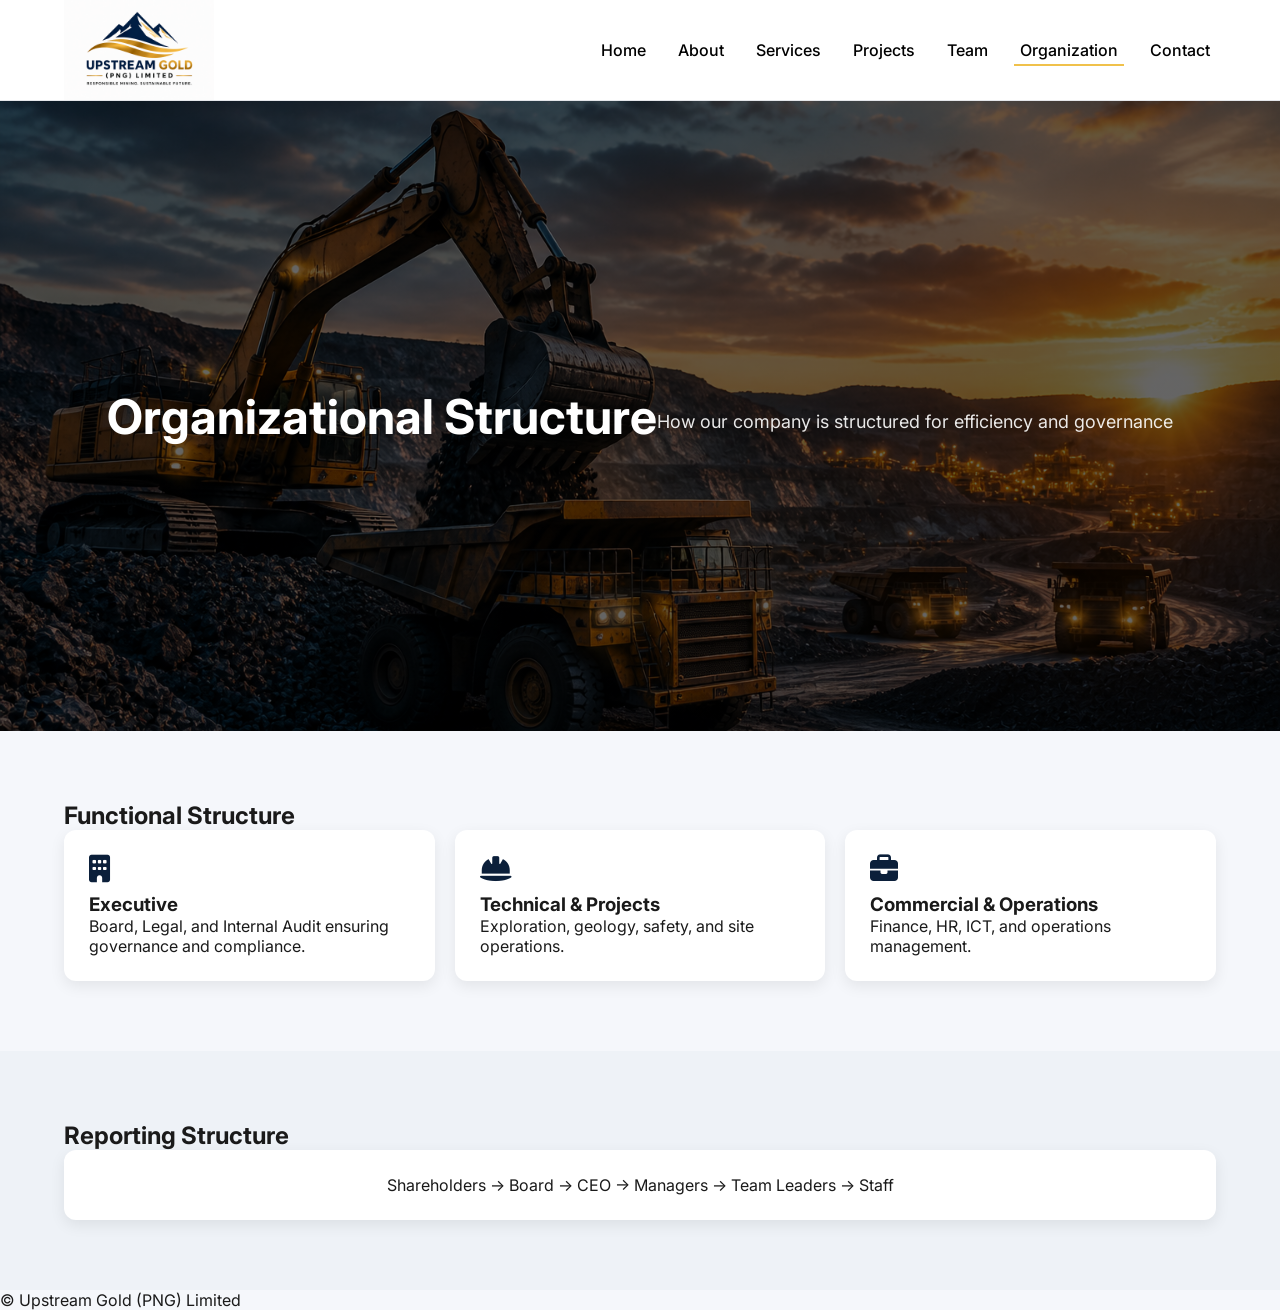
<file: Organization.html>
<!-- ================= ORGANIZATION ================= -->
<!DOCTYPE html>
<html lang="en">
<head>
  <meta charset="UTF-8">
  <meta name="viewport" content="width=device-width, initial-scale=1.0">
  <title>Organization - Upstream Gold</title>

  <link href="https://fonts.googleapis.com/css2?family=Inter:wght@300;400;500;600;700&display=swap" rel="stylesheet">
  <link rel="stylesheet" href="https://cdnjs.cloudflare.com/ajax/libs/font-awesome/6.5.0/css/all.min.css">
  <link rel="stylesheet" href="styles.css">
</head>
<body>

<header class="header">
  <div class="container nav">
    <img src="logo2.png" class="logo-img">

    <div class="menu-toggle">
      <i class="fa fa-bars"></i>
    </div>

    <nav>
      <ul>
        <li><a href="index.html">Home</a></li>
        <li><a href="about.html">About</a></li>
        <li><a href="services.html">Services</a></li>
        <li><a href="projects.html">Projects</a></li>
        <li><a href="team.html">Team</a></li>
        <li><a href="organization.html" class="active">Organization</a></li>
        
        <li><a href="contact.html">Contact</a></li>
      </ul>
    </nav>
  </div>
</header>

<!-- HERO -->
<section class="hero small-hero">
  <h1>Organizational Structure</h1>
  <p>How our company is structured for efficiency and governance</p>
</section>

<!-- STRUCTURE -->
<section class="section">
  <div class="container">
    <h2>Functional Structure</h2>

    <div class="services-grid">

      <div class="card service-card">
        <i class="fa-solid fa-building service-icon"></i>
        <h3>Executive</h3>
        <p>Board, Legal, and Internal Audit ensuring governance and compliance.</p>
      </div>

      <div class="card service-card">
        <i class="fa-solid fa-helmet-safety service-icon"></i>
        <h3>Technical & Projects</h3>
        <p>Exploration, geology, safety, and site operations.</p>
      </div>

      <div class="card service-card">
        <i class="fa-solid fa-briefcase service-icon"></i>
        <h3>Commercial & Operations</h3>
        <p>Finance, HR, ICT, and operations management.</p>
      </div>

    </div>
  </div>
</section>

<!-- REPORTING -->
<section class="section alt">
  <div class="container">
    <h2>Reporting Structure</h2>

    <div class="card" style="text-align:center;">
      <p>Shareholders → Board → CEO → Managers → Team Leaders → Staff</p>
    </div>
  </div>
</section>

<footer>
  © <span id="year"></span> Upstream Gold (PNG) Limited
</footer>

<script src="script.js"></script>
</body>
</html>
</file>
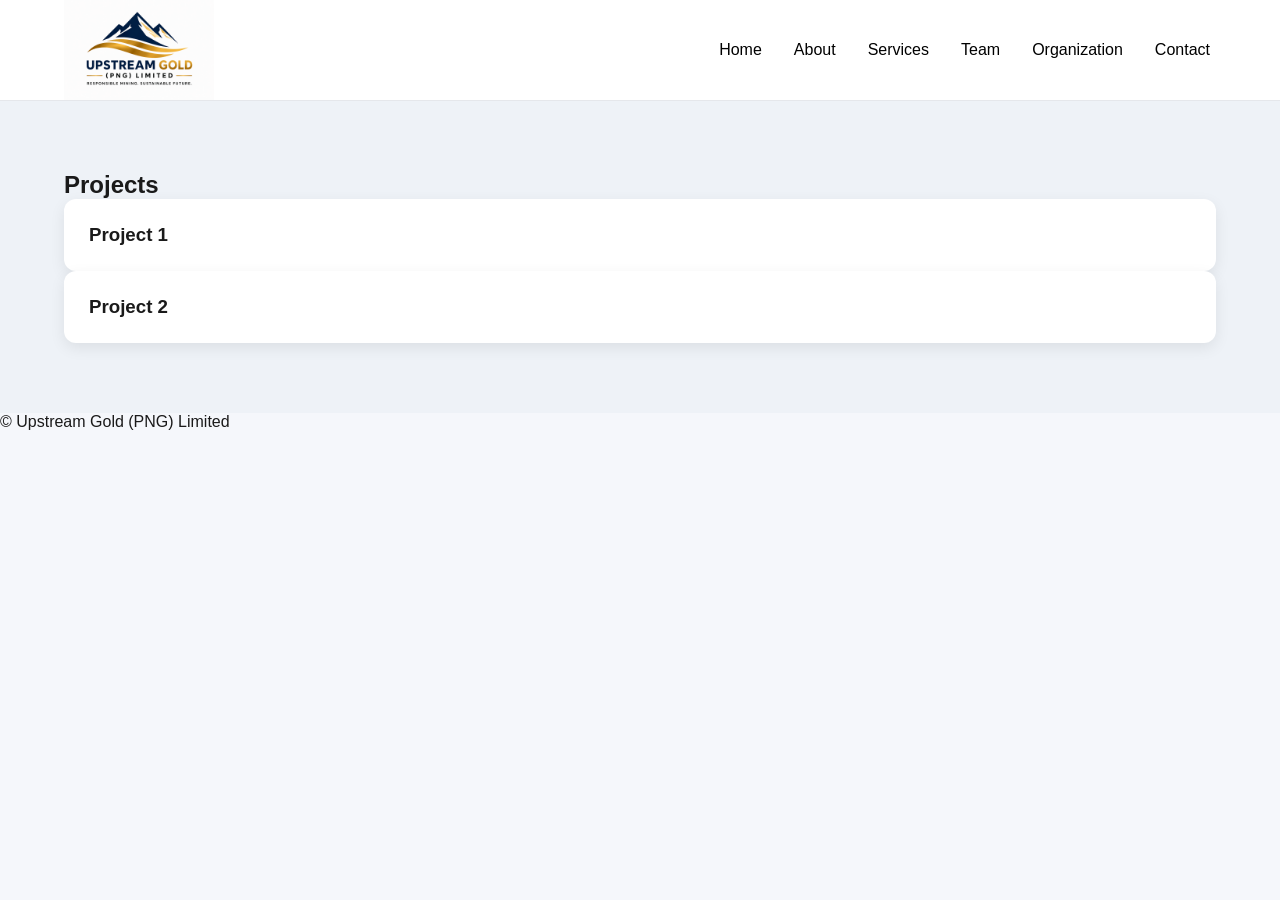
<file: projects.html>
<!-- ================= PROJECTS ================= -->
<!DOCTYPE html>
<html lang="en">
<head>
  <meta charset="UTF-8">
  <meta name="viewport" content="width=device-width, initial-scale=1.0">
  <title>Projects</title>
  <link rel="stylesheet" href="styles.css">
</head>
<body>
<header class="header">
  <div class="container nav">

    <img src="logo2.png" alt="Logo" class="logo-img">

    <div class="menu-toggle">
      <i class="fa fa-bars"></i>
    </div>

    <nav>
      <ul>
        <li><a href="index.html">Home</a></li>
        <li><a href="about.html">About</a></li>
        <li><a href="services.html">Services</a></li>
        <li><a href="team.html">Team</a></li>
        <li><a href="organization.html">Organization</a></li>
        <li><a href="contact.html">Contact</a></li>
        
      </ul>
    </nav>

  </div>
</header>



<section class="section alt">
  <div class="container">
    <h2>Projects</h2>
    <div class="projects-grid">
      <div class="card project-card"><h3>Project 1</h3></div>
      <div class="card project-card"><h3>Project 2</h3></div>
    </div>
  </div>
</section>

<footer>
  © <span id="year"></span> Upstream Gold (PNG) Limited
</footer>

<script src="script.js"></script>
</body>
</html>
</file>
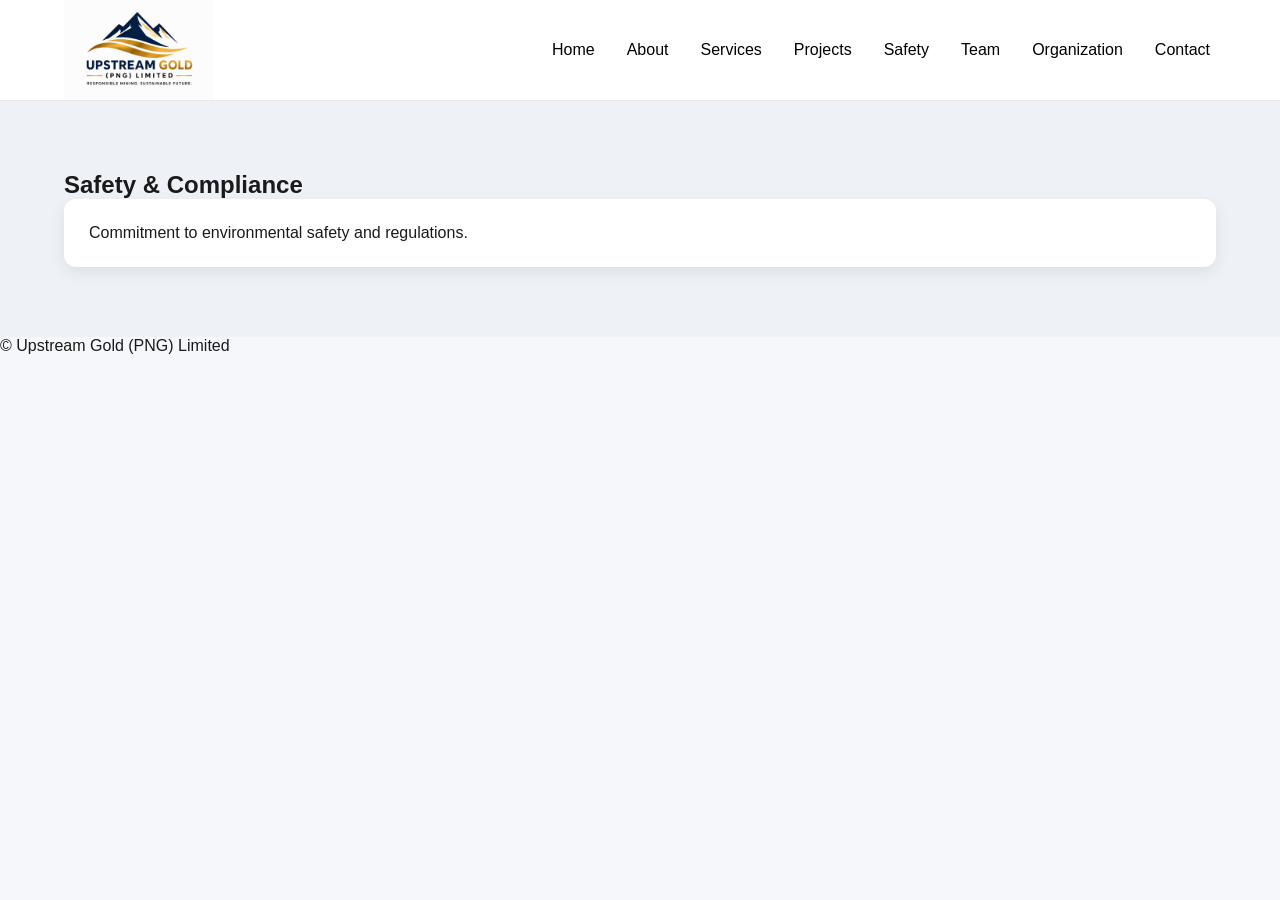
<file: safety.html>
<!-- ================= SAFETY ================= -->
<!DOCTYPE html>
<html lang="en">
<head>
  <meta charset="UTF-8">
  <meta name="viewport" content="width=device-width, initial-scale=1.0">
  <title>Safety</title>
  <link rel="stylesheet" href="styles.css">
</head>
<body>
<header class="header">
  <div class="container nav">

    <img src="logo2.png" alt="Logo" class="logo-img">

    <div class="menu-toggle">
      <i class="fa fa-bars"></i>
    </div>

    <nav>
      <ul>
        <li><a href="index.html">Home</a></li>
        <li><a href="about.html">About</a></li>
        <li><a href="services.html">Services</a></li>
        <li><a href="projects.html">Projects</a></li>
        <li><a href="safety.html">Safety</a></li>
        <li><a href="team.html">Team</a></li>
        <li><a href="organization.html">Organization</a></li>
        <li><a href="contact.html">Contact</a></li>
        
      </ul>
    </nav>

  </div>
</header>

<section class="section alt">
  <div class="container">
    <h2>Safety & Compliance</h2>
    <div class="card">Commitment to environmental safety and regulations.</div>
  </div>
</section>

<footer>
  © <span id="year"></span> Upstream Gold (PNG) Limited
</footer>

<script src="script.js"></script>
</body>
</html>
</file>
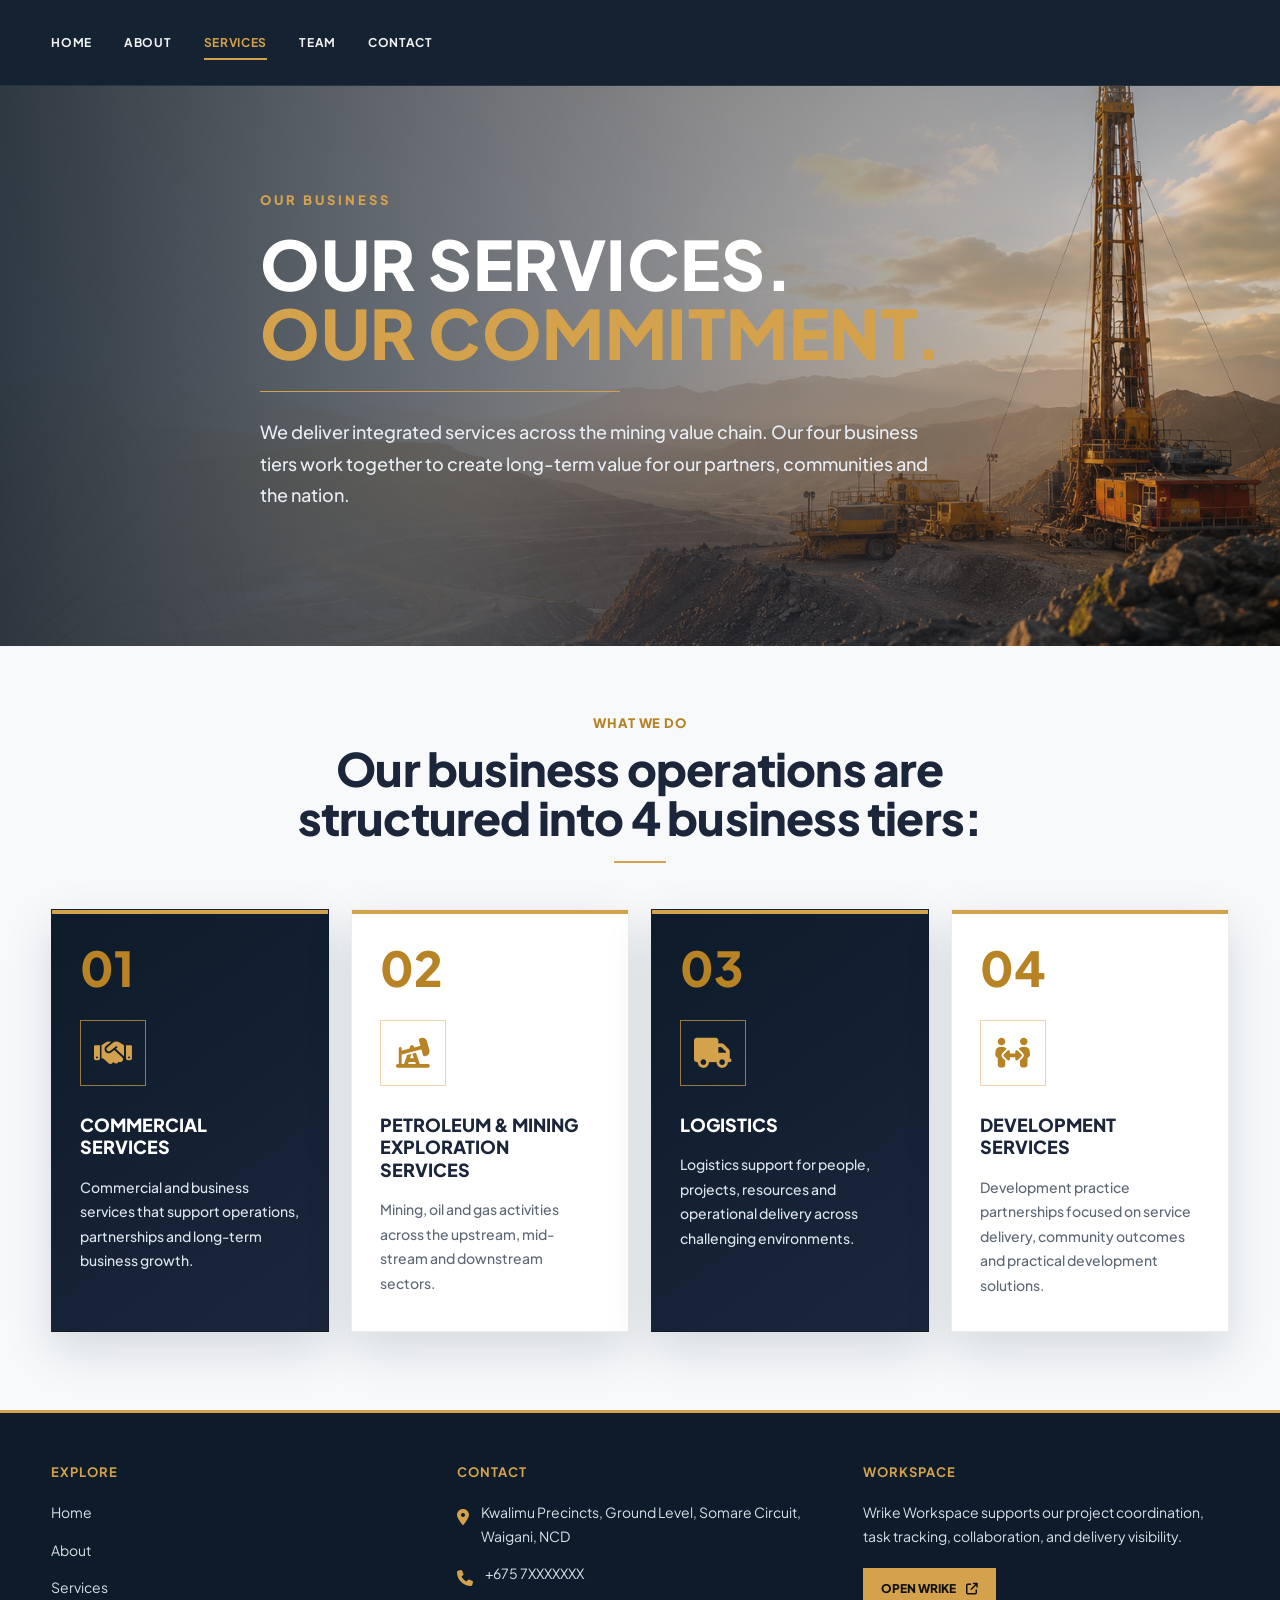
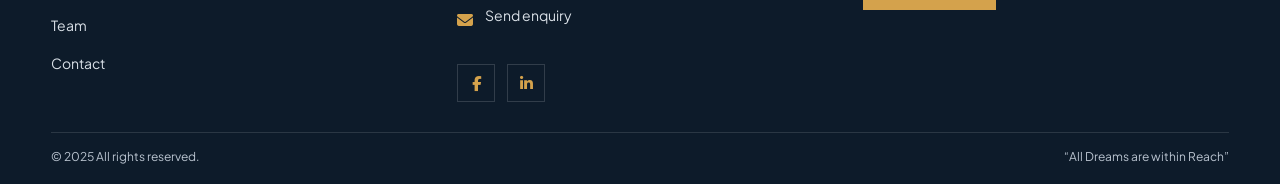
<file: services.html>
<!DOCTYPE html>
<html lang="en">
<head>
  <meta charset="UTF-8" />
  <meta name="viewport" content="width=device-width, initial-scale=1.0, viewport-fit=cover" />
  <title>Services | What We Do</title>

  <link rel="preconnect" href="https://fonts.googleapis.com">
  <link rel="preconnect" href="https://fonts.gstatic.com" crossorigin>
  <link href="https://fonts.googleapis.com/css2?family=Plus+Jakarta+Sans:wght@400;500;600;700;800;900&display=swap" rel="stylesheet">
  <link rel="stylesheet" href="https://cdnjs.cloudflare.com/ajax/libs/font-awesome/6.5.0/css/all.min.css">

  <style>
    *{box-sizing:border-box;margin:0;padding:0}

    :root{
      --primary:#0d1b2a;
      --secondary:#1b263b;
      --accent:#415a77;
      --soft:#778da9;
      --light:#e0e1dd;
      --panel:#f7f9fb;
      --white:#ffffff;
      --gold:#d4a24c;
      --gold-deep:#b88324;
      --text:#1b263b;
      --muted:#5d6876;
      --border:rgba(255,255,255,.14);
      --shadow:0 18px 45px rgba(13,27,42,.14);
    }

    html{scroll-behavior:smooth}

    body{
      font-family:'Plus Jakarta Sans',Arial,Helvetica,sans-serif;
      background:var(--light);
      color:var(--text);
      line-height:1.5;
      overflow-x:hidden;
    }

    a{text-decoration:none;color:inherit}
    img{max-width:100%;display:block}
    .container{width:min(1180px,92%);margin:auto}

    header{
      height:86px;
      background:rgba(13,27,42,.96);
      backdrop-filter:blur(12px);
      display:flex;
      align-items:center;
      border-bottom:1px solid rgba(255,255,255,.08);
      position:sticky;
      top:0;
      z-index:50;
    }

    nav{
      display:flex;
      align-items:center;
      justify-content:flex-start;
      width:min(1180px,92%);
      margin:auto;
      gap:24px;
      position:relative;
    }

    .brand,
    .footer-brand{
      display:none;
    }

    .menu{
      display:flex;
      gap:32px;
      align-items:center;
      justify-content:flex-start;
      font-size:12px;
      text-transform:uppercase;
      letter-spacing:.7px;
      color:#f3f3f3;
      font-weight:700;
    }

    .menu a{
      position:relative;
      white-space:nowrap;
    }

    .menu a.active,
    .menu a:hover{
      color:var(--gold);
    }

    .menu a:after{
      content:"";
      position:absolute;
      left:0;
      bottom:-8px;
      width:0;
      height:2px;
      background:var(--gold);
      transition:.25s;
    }

    .menu a:hover:after,
    .menu a.active:after{
      width:100%;
    }

    .menu-toggle{
      display:none;
      background:none;
      border:0;
      color:var(--gold);
      font-size:26px;
      cursor:pointer;
    }

    .hero{
      min-height:560px;
      background:
        linear-gradient(90deg,rgba(13,27,42,.86) 0%,rgba(27,38,59,.55) 48%,rgba(13,27,42,.08) 100%),
        url("hero.png");
      background-size:cover;
      background-position:center;
      display:flex;
      align-items:center;
      position:relative;
    }

    .hero-content{
      max-width:760px;
      padding:76px 0;
      color:#fff;
    }

    .hero-kicker{
      font-size:13px;
      letter-spacing:3px;
      color:var(--gold);
      text-transform:uppercase;
      font-weight:800;
      margin-bottom:18px;
    }

    .hero h1{
      font-size:clamp(38px,6vw,68px);
      line-height:1.02;
      text-transform:uppercase;
      letter-spacing:.5px;
      font-weight:900;
      color:#fff;
      max-width:850px;
    }

    .hero h1 span{
      color:var(--gold);
    }

    .eyeline{
      height:1px;
      background:var(--gold);
      width:min(360px,80%);
      margin:24px 0;
    }

    .hero p{
      font-size:18px;
      max-width:670px;
      color:#e8edf3;
      margin-bottom:30px;
      font-weight:500;
      line-height:1.75;
    }

    .services{
      background:#f7f9fb;
      padding:68px 0 78px;
    }

    .section-head{
      text-align:center;
      max-width:780px;
      margin:0 auto 46px;
    }

    .label{
      color:var(--gold-deep);
      text-transform:uppercase;
      font-size:13px;
      font-weight:900;
      letter-spacing:.9px;
      margin-bottom:10px;
    }

    .section-head h3{
      font-size:clamp(32px,4vw,46px);
      line-height:1.08;
      font-weight:900;
      letter-spacing:-.8px;
      color:var(--text);
    }

    .section-head p{
      margin-top:18px;
      color:var(--muted);
      font-size:16px;
      line-height:1.75;
    }

    .gold-mini{
      width:52px;
      height:2px;
      background:var(--gold);
      margin:18px auto 0;
    }

    .service-grid{
      display:grid;
      grid-template-columns:repeat(4,1fr);
      gap:22px;
    }

    .service-card{
      background:#fff;
      min-height:365px;
      padding:34px 28px;
      box-shadow:var(--shadow);
      border:1px solid rgba(13,27,42,.08);
      position:relative;
      overflow:hidden;
      transition:.25s;
    }

    .service-card:hover{
      transform:translateY(-6px);
      box-shadow:0 24px 55px rgba(13,27,42,.18);
    }

    .service-card:before{
      content:"";
      position:absolute;
      top:0;
      left:0;
      height:4px;
      width:100%;
      background:var(--gold);
    }

    .service-number{
      font-size:48px;
      font-weight:900;
      color:var(--gold-deep);
      line-height:1;
      margin-bottom:28px;
    }

    .service-icon{
      width:66px;
      height:66px;
      border:1px solid rgba(212,162,76,.45);
      display:grid;
      place-items:center;
      color:var(--gold-deep);
      font-size:30px;
      margin-bottom:28px;
    }

    .service-card h3{
      font-size:18px;
      line-height:1.25;
      text-transform:uppercase;
      font-weight:900;
      margin-bottom:16px;
      color:var(--text);
    }

    .service-card p{
      color:var(--muted);
      font-size:14px;
      line-height:1.75;
      font-weight:500;
    }

    .service-card.dark{
      background:linear-gradient(145deg,var(--primary),var(--secondary));
      color:#fff;
    }

    .service-card.dark h3{color:#fff}
    .service-card.dark p{color:#dce4ec}

    .service-card.dark .service-icon{
      border-color:rgba(212,162,76,.7);
      color:var(--gold);
    }

    footer{
      background:#0d1b2a;
      color:#fff;
      padding:50px 0 18px;
      border-top:3px solid var(--gold);
    }

    .footer-grid{
      display:grid;
      grid-template-columns:repeat(3,1fr);
      gap:40px;
      align-items:start;
    }

    .footer-card{
      display:flex;
      flex-direction:column;
      align-items:flex-start;
    }

    .footer h4{
      font-size:13px;
      text-transform:uppercase;
      letter-spacing:1px;
      color:var(--gold);
      margin-bottom:18px;
    }

    .footer ul{
      list-style:none;
      margin:0;
      padding:0;
    }

    .footer li{
      margin-bottom:14px;
    }

    .footer li a{
      color:#d9e0e7;
      font-size:14px;
      font-weight:400;
      line-height:1.7;
      display:block;
      transition:.25s;
    }

    .footer li a:hover{
      color:var(--gold);
    }

    .contact-line{
      display:flex;
      gap:12px;
      margin-bottom:14px;
      align-items:flex-start;
    }

    .contact-line span{
      color:var(--gold);
      margin-top:4px;
    }

    .footer p{
      color:#d9e0e7;
      line-height:1.7;
      font-size:14px;
    }

    .footer-card > p{
      margin-bottom:12px;
    }

    .social-links{
      display:flex;
      gap:12px;
      margin-top:18px;
    }

    .social-links a{
      width:38px;
      height:38px;
      border:1px solid rgba(255,255,255,.15);
      display:flex;
      align-items:center;
      justify-content:center;
      color:var(--gold);
      font-size:15px;
      transition:.25s ease;
    }

    .social-links a:hover{
      background:var(--gold);
      color:#111;
      border-color:var(--gold);
    }

    .wrike-btn{
      display:inline-flex;
      align-items:center;
      justify-content:center;
      gap:10px;
      background:var(--gold);
      color:#111;
      padding:12px 18px;
      font-size:12px;
      font-weight:800;
      text-transform:uppercase;
      margin-top:8px;
      width:max-content;
      transition:.25s ease;
    }

    .wrike-btn:hover{
      background:#e0af58;
      transform:translateY(-2px);
    }

    .copyright{
      margin-top:30px;
      padding-top:15px;
      border-top:1px solid rgba(255,255,255,.12);
      display:flex;
      justify-content:space-between;
      gap:20px;
      font-size:12px;
      color:#b9c3cf;
    }

    @media(max-width:1040px){
      .menu{
        gap:18px;
        font-size:11px;
      }

      .service-grid{
        grid-template-columns:repeat(2,1fr);
      }

      .footer-grid{
        grid-template-columns:1fr 1fr;
      }
    }

    @media(max-width:820px){
      .menu-toggle{
        display:block;
      }

      .menu{
        position:fixed;
        top:86px;
        left:-100%;
        width:min(340px,88%);
        height:calc(100vh - 86px);
        background:var(--primary);
        flex-direction:column;
        align-items:flex-start;
        padding:28px;
        transition:.3s;
        box-shadow:20px 0 45px rgba(0,0,0,.2);
      }

      .menu.active{
        left:0;
      }

      .hero{
        min-height:560px;
        background:
          linear-gradient(90deg,rgba(13,27,42,.86) 0%,rgba(27,38,59,.55) 48%,rgba(13,27,42,.08) 100%),
          url("hero.png");
        background-size:cover;
        background-position:center;
      }
    }

    @media(max-width:768px){
      .footer-grid{
        grid-template-columns:1fr;
        gap:30px;
      }

      .footer-card{
        text-align:left;
      }

      .copyright{
        flex-direction:column;
        text-align:center;
      }
    }

    @media(max-width:560px){
      .hero h1{
        font-size:38px;
      }

      .hero p{
        font-size:16px;
      }

      .services{
        padding:52px 0;
      }

      .service-grid{
        grid-template-columns:1fr;
      }

      .service-card{
        min-height:auto;
      }
    }
  </style>
</head>

<body>

<header>
  <nav>
    <div class="brand"></div>

    <button class="menu-toggle" id="mobileMenuBtn" aria-label="Menu" aria-expanded="false">
      <i class="fas fa-bars"></i>
    </button>

    <div class="menu" id="navLinks">
      <a href="index.html">Home</a>
      <a href="about.html">About</a>
      <a href="services.html" class="active">Services</a>
      <a href="team.html">Team</a>
      <a href="contact.html">Contact</a>
    </div>
  </nav>
</header>

<main>

  <section class="hero">
    <div class="container hero-content">
      <div class="hero-kicker">Our Business</div>

      <h1>
        Our Services.<br>
        <span>Our Commitment.</span>
      </h1>

      <div class="eyeline"></div>

      <p>
        We deliver integrated services across the mining value chain.
        Our four business tiers work together to create long-term value
        for our partners, communities and the nation.
      </p>
    </div>
  </section>

  <section class="services">
    <div class="container">

      <div class="section-head">
        <div class="label">What We Do</div>
        <h3>Our business operations are structured into 4 business tiers:</h3>
        <div class="gold-mini"></div>
      </div>

      <div class="service-grid">

        <article class="service-card dark">
          <div class="service-number">01</div>
          <div class="service-icon">
            <i class="fas fa-handshake"></i>
          </div>
          <h3>Commercial Services</h3>
          <p>
            Commercial and business services that support operations,
            partnerships and long-term business growth.
          </p>
        </article>

        <article class="service-card">
          <div class="service-number">02</div>
          <div class="service-icon">
            <i class="fas fa-oil-well"></i>
          </div>
          <h3>Petroleum & Mining Exploration Services</h3>
          <p>
            Mining, oil and gas activities across the upstream, mid-stream
            and downstream sectors.
          </p>
        </article>

        <article class="service-card dark">
          <div class="service-number">03</div>
          <div class="service-icon">
            <i class="fas fa-truck"></i>
          </div>
          <h3>Logistics</h3>
          <p>
            Logistics support for people, projects, resources and operational
            delivery across challenging environments.
          </p>
        </article>

        <article class="service-card">
          <div class="service-number">04</div>
          <div class="service-icon">
            <i class="fas fa-people-arrows"></i>
          </div>
          <h3>Development Services</h3>
          <p>
            Development practice partnerships focused on service delivery,
            community outcomes and practical development solutions.
          </p>
        </article>

      </div>
    </div>
  </section>

</main>

<footer class="footer">
  <div class="container footer-grid">

    <div class="footer-card">
      <h4>Explore</h4>
      <ul>
        <li><a href="index.html">Home</a></li>
        <li><a href="about.html">About</a></li>
        <li><a href="services.html">Services</a></li>
        <li><a href="team.html">Team</a></li>
        <li><a href="contact.html">Contact</a></li>
      </ul>
    </div>

    <div class="footer-card">
      <h4>Contact</h4>

      <div class="contact-line">
        <span><i class="fas fa-location-dot"></i></span>
        <p>Kwalimu Precincts, Ground Level, Somare Circuit, Waigani, NCD</p>
      </div>

      <div class="contact-line">
        <span><i class="fas fa-phone"></i></span>
        <p>+675 7XXXXXXX</p>
      </div>

      <div class="contact-line">
        <span><i class="fas fa-envelope"></i></span>
        <p><a href="contact.html">Send enquiry</a></p>
      </div>

      <div class="social-links">
        <a href="https://www.facebook.com/" target="_blank" rel="noopener noreferrer" aria-label="Facebook">
          <i class="fab fa-facebook-f"></i>
        </a>

        <a href="https://www.linkedin.com/" target="_blank" rel="noopener noreferrer" aria-label="LinkedIn">
          <i class="fab fa-linkedin-in"></i>
        </a>
      </div>
    </div>

    <div class="footer-card">
      <h4>Workspace</h4>
      <p>
        Wrike Workspace supports our project coordination, task tracking, collaboration, and delivery visibility.
      </p>

      <a class="wrike-btn" href="https://login.wrike.com/login/" target="_blank" rel="noopener noreferrer">
        Open Wrike <i class="fas fa-arrow-up-right-from-square"></i>
      </a>
    </div>

  </div>

  <div class="container copyright">
    <span>© 2025 All rights reserved.</span>
    <span>“All Dreams are within Reach”</span>
  </div>
</footer>

<script>
  const menuBtn = document.getElementById('mobileMenuBtn');
  const navLinks = document.getElementById('navLinks');

  if(menuBtn && navLinks){
    menuBtn.addEventListener('click',()=>{
      const expanded = navLinks.classList.toggle('active');
      menuBtn.setAttribute('aria-expanded', expanded ? 'true' : 'false');
    });

    document.querySelectorAll('.menu a').forEach(link=>{
      link.addEventListener('click',()=>{
        navLinks.classList.remove('active');
        menuBtn.setAttribute('aria-expanded','false');
      });
    });
  }
</script>

</body>
</html>
</file>
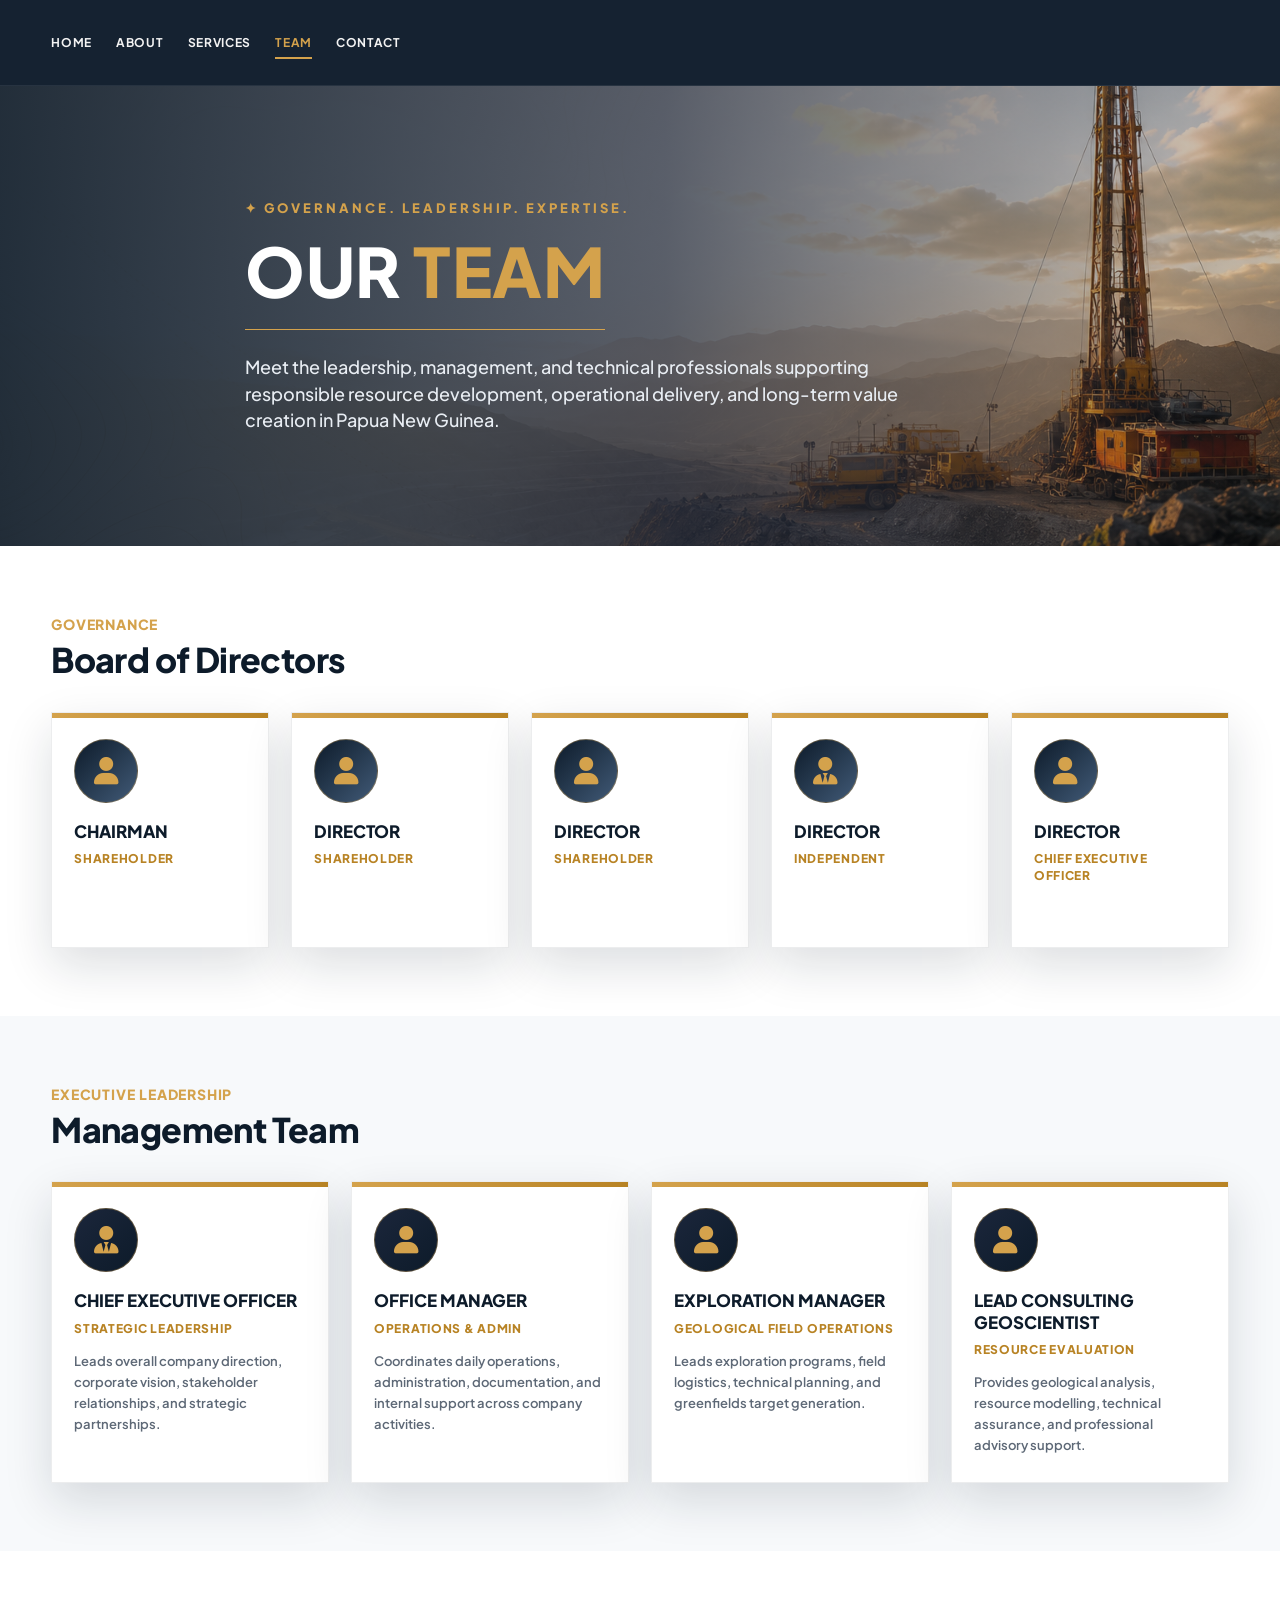
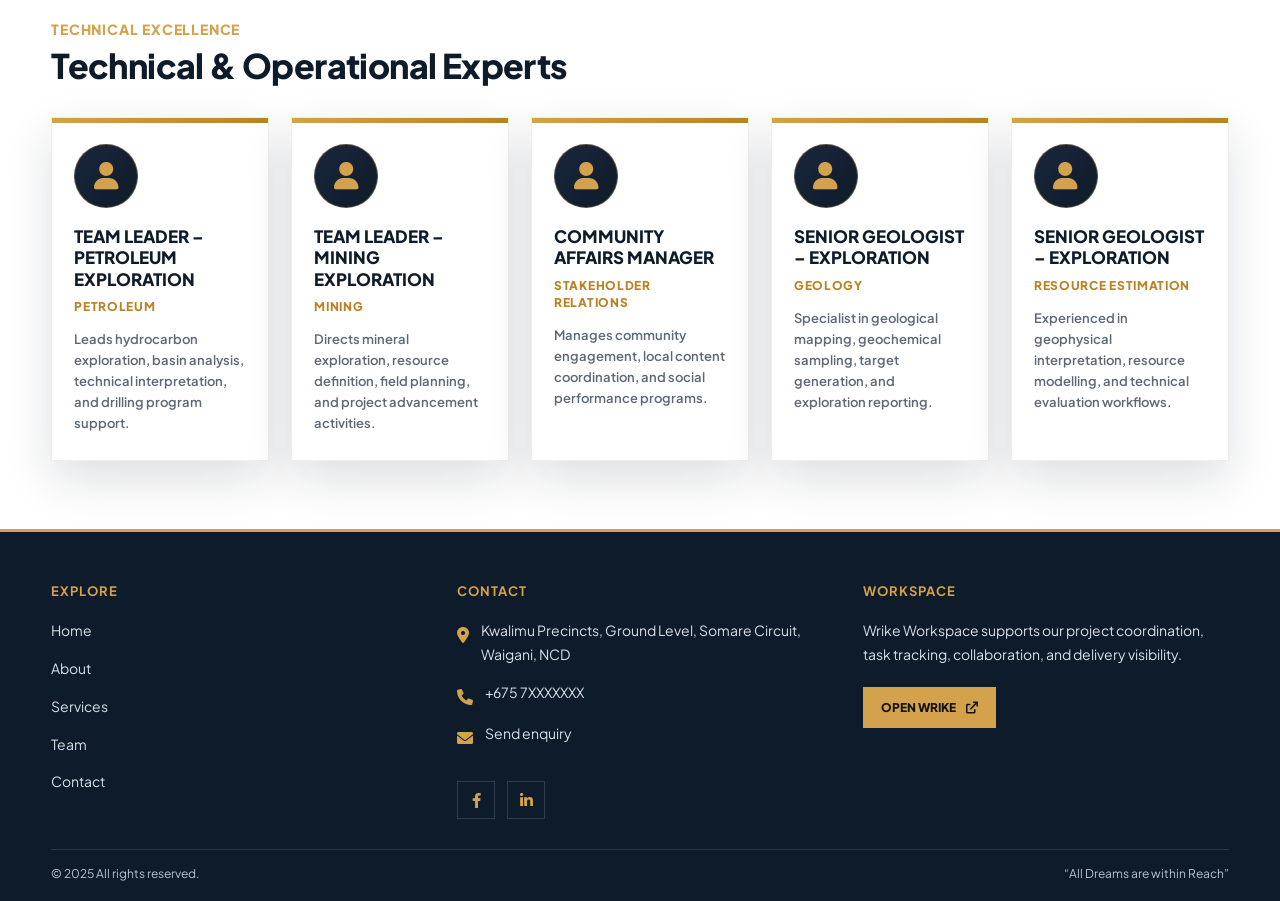
<file: team.html>
<!DOCTYPE html>
<html lang="en">
<head>
  <meta charset="UTF-8" />
  <meta name="viewport" content="width=device-width, initial-scale=1.0, viewport-fit=cover" />
  <title>Team</title>
  <meta name="description" content="Leadership, management, and technical team supporting responsible resource development in Papua New Guinea." />
  <meta name="keywords" content="team, management, mining team, PNG resource development, technical team" />

  <link rel="preconnect" href="https://fonts.googleapis.com">
  <link rel="preconnect" href="https://fonts.gstatic.com" crossorigin>
  <link href="https://fonts.googleapis.com/css2?family=Plus+Jakarta+Sans:wght@400;500;600;700;800;900&display=swap" rel="stylesheet">
  <link rel="stylesheet" href="https://cdnjs.cloudflare.com/ajax/libs/font-awesome/6.0.0-beta3/css/all.min.css">

  <style>
    *{
      box-sizing:border-box;
      margin:0;
      padding:0;
    }

    :root{
      --primary:#0d1b2a;
      --secondary:#1b263b;
      --accent:#415a77;
      --soft:#778da9;
      --light:#e0e1dd;
      --panel:#f7f9fb;
      --white:#ffffff;
      --gold:#d4a24c;
      --gold-deep:#b88324;
      --text:#1b263b;
      --muted:#5d6876;
      --shadow:0 18px 45px rgba(13,27,42,.14);
    }

    html{
      scroll-behavior:smooth;
    }

    body{
      font-family:'Plus Jakarta Sans',Arial,Helvetica,sans-serif;
      background:var(--light);
      color:var(--text);
      line-height:1.45;
      overflow-x:hidden;
    }

    a{
      text-decoration:none;
      color:inherit;
    }

    img{
      max-width:100%;
      display:block;
    }

    .container{
      width:min(1180px,92%);
      margin:auto;
    }

    header{
      height:86px;
      background:rgba(13,27,42,.96);
      backdrop-filter:blur(12px);
      display:flex;
      align-items:center;
      border-bottom:1px solid rgba(255,255,255,.08);
      position:sticky;
      top:0;
      z-index:50;
    }

    nav{
      display:flex;
      align-items:center;
      justify-content:flex-start;
      width:min(1180px,92%);
      margin:auto;
      gap:24px;
    }

    .menu{
      display:flex;
      gap:24px;
      align-items:center;
      font-size:12px;
      text-transform:uppercase;
      letter-spacing:.7px;
      color:#f3f3f3;
      font-weight:700;
    }

    .menu a{
      position:relative;
      white-space:nowrap;
    }

    .menu a.active,
    .menu a:hover{
      color:var(--gold);
    }

    .menu a:after{
      content:"";
      position:absolute;
      left:0;
      bottom:-8px;
      width:0;
      height:2px;
      background:var(--gold);
      transition:.25s;
    }

    .menu a:hover:after,
    .menu a.active:after{
      width:100%;
    }

    .menu-toggle{
      display:none;
      background:none;
      border:0;
      color:var(--gold);
      font-size:26px;
      cursor:pointer;
    }

    .hero{
      min-height:460px;
      background:
        linear-gradient(90deg,rgba(13,27,42,.91) 0%,rgba(27,38,59,.72) 52%,rgba(13,27,42,.15) 100%),
        url('hero.png');
      background-size:cover;
      background-position:center;
      display:flex;
      align-items:center;
      color:#fff;
      position:relative;
    }

    .hero-content{
      max-width:790px;
      padding:76px 0;
    }

    .hero-kicker{
      font-size:13px;
      letter-spacing:3px;
      color:var(--gold);
      text-transform:uppercase;
      font-weight:900;
      margin-bottom:18px;
    }

    .hero h1{
      font-size:clamp(38px,6vw,68px);
      line-height:1.02;
      text-transform:uppercase;
      letter-spacing:.5px;
      font-weight:900;
      color:#fff;
    }

    .hero h1 span{
      color:var(--gold);
    }

    .eyeline{
      height:1px;
      background:var(--gold);
      width:min(360px,80%);
      margin:24px 0;
    }

    .hero p{
      font-size:18px;
      max-width:710px;
      color:#e8edf3;
      font-weight:500;
    }

    .section{
      padding:68px 0;
      background:#fff;
    }

    .section.alt{
      background:#f7f9fb;
    }

    .label{
      color:var(--gold);
      text-transform:uppercase;
      font-size:14px;
      font-weight:900;
      letter-spacing:.8px;
      margin-bottom:8px;
    }

    .section-heading{
      font-size:34px;
      line-height:1.04;
      font-weight:900;
      letter-spacing:-.6px;
      color:var(--primary);
      margin-bottom:34px;
    }

    .board-grid{
      display:grid;
      grid-template-columns:repeat(5,1fr);
      gap:22px;
    }

    .management-grid{
      display:grid;
      grid-template-columns:repeat(4,1fr);
      gap:22px;
      align-items:stretch;
    }

    .technical-grid{
      display:grid;
      grid-template-columns:repeat(5,1fr);
      gap:22px;
    }

    .card{
      background:#fff;
      border:1px solid rgba(13,27,42,.08);
      box-shadow:var(--shadow);
      padding:26px 22px;
      min-height:236px;
      display:flex;
      flex-direction:column;
      position:relative;
      overflow:hidden;
    }

    .card:before{
      content:"";
      position:absolute;
      top:0;
      left:0;
      width:100%;
      height:5px;
      background:linear-gradient(90deg,var(--gold),var(--gold-deep));
    }

    .avatar{
      width:64px;
      height:64px;
      border-radius:50%;
      background:linear-gradient(135deg,#0d1b2a,#415a77);
      display:grid;
      place-items:center;
      color:var(--gold);
      font-size:28px;
      margin-bottom:18px;
      border:1px solid rgba(212,162,76,.36);
    }

    .card h3{
      font-size:17px;
      text-transform:uppercase;
      color:var(--primary);
      margin-bottom:8px;
      line-height:1.25;
      font-weight:900;
    }

    .role{
      font-size:12px;
      text-transform:uppercase;
      letter-spacing:.7px;
      color:var(--gold-deep);
      font-weight:900;
      margin-bottom:14px;
    }

    .card p{
      font-size:13px;
      color:var(--muted);
      line-height:1.62;
      font-weight:600;
    }

    .management-card{
      min-height:236px;
    }

    .management-card .avatar,
    .technical-grid .avatar{
      background:linear-gradient(135deg,#1b263b,#0d1b2a);
    }

    .ceo-card{
      background:#fff;
      color:var(--text);
    }

    .ceo-card h3{
      color:var(--primary);
    }

    .ceo-card p{
      color:var(--muted);
    }

    .ceo-card .role{
      color:var(--gold-deep);
    }

    .ceo-card .avatar{
      background:linear-gradient(135deg,#1b263b,#0d1b2a);
      color:var(--gold);
      border:1px solid rgba(212,162,76,.36);
    }

    footer{
      background:#0d1b2a;
      color:#fff;
      padding:50px 0 18px;
      border-top:3px solid var(--gold);
    }

    .footer-grid{
      display:grid;
      grid-template-columns:repeat(3,1fr);
      gap:40px;
      align-items:start;
    }

    .footer-card{
      display:flex;
      flex-direction:column;
      align-items:flex-start;
    }

    .footer h4{
      font-size:13px;
      text-transform:uppercase;
      letter-spacing:1px;
      color:var(--gold);
      margin-bottom:18px;
    }

    .footer ul{
      list-style:none;
      margin:0;
      padding:0;
    }

    .footer li{
      margin-bottom:14px;
    }

    .footer li a{
      color:#d9e0e7;
      font-size:14px;
      font-weight:400;
      line-height:1.7;
      display:block;
      transition:.25s;
    }

    .footer li a:hover{
      color:var(--gold);
    }

    .contact-line{
      display:flex;
      gap:12px;
      margin-bottom:14px;
      align-items:flex-start;
    }

    .contact-line span{
      color:var(--gold);
      margin-top:4px;
    }

    .footer p{
      color:#d9e0e7;
      line-height:1.7;
      font-size:14px;
    }

    .footer-card > p{
      margin-bottom:12px;
    }

    .social-links{
      display:flex;
      gap:12px;
      margin-top:18px;
    }

    .social-links a{
      width:38px;
      height:38px;
      border:1px solid rgba(255,255,255,.15);
      display:flex;
      align-items:center;
      justify-content:center;
      color:var(--gold);
      font-size:15px;
      transition:.25s ease;
    }

    .social-links a:hover{
      background:var(--gold);
      color:#111;
      border-color:var(--gold);
    }

    .wrike-btn{
      display:inline-flex;
      align-items:center;
      justify-content:center;
      gap:10px;
      background:var(--gold);
      color:#111;
      padding:12px 18px;
      font-size:12px;
      font-weight:800;
      text-transform:uppercase;
      margin-top:8px;
      width:max-content;
      transition:.25s ease;
    }

    .wrike-btn:hover{
      background:#e0af58;
      transform:translateY(-2px);
    }

    .copyright{
      margin-top:30px;
      padding-top:15px;
      border-top:1px solid rgba(255,255,255,.12);
      display:flex;
      justify-content:space-between;
      gap:20px;
      font-size:12px;
      color:#b9c3cf;
    }

    @media(max-width:1040px){
      .menu{
        gap:14px;
        font-size:11px;
      }

      .board-grid,
      .management-grid,
      .technical-grid{
        grid-template-columns:repeat(2,1fr);
      }

      .footer-grid{
        grid-template-columns:1fr 1fr;
      }
    }

    @media(max-width:820px){
      nav{
        justify-content:space-between;
      }

      .menu-toggle{
        display:block;
      }

      .menu{
        position:fixed;
        top:86px;
        left:-100%;
        width:min(340px,88%);
        height:calc(100vh - 86px);
        background:var(--primary);
        flex-direction:column;
        align-items:flex-start;
        padding:28px;
        transition:.3s;
        box-shadow:20px 0 45px rgba(0,0,0,.2);
      }

      .menu.active{
        left:0;
      }

      .hero{
        min-height:430px;
      }

      .section{
        padding:54px 0;
      }
    }

    @media(max-width:768px){
      .footer-grid{
        grid-template-columns:1fr;
        gap:30px;
      }

      .footer-card{
        text-align:left;
      }

      .copyright{
        flex-direction:column;
        text-align:center;
      }
    }

    @media(max-width:560px){
      .hero h1{
        font-size:34px;
      }

      .hero p{
        font-size:16px;
      }

      .board-grid,
      .management-grid,
      .technical-grid{
        grid-template-columns:1fr;
      }

      .section-heading{
        font-size:28px;
      }
    }
  </style>
</head>

<body>

<header>
  <nav>
    <button class="menu-toggle" id="mobileMenuBtn" aria-label="Menu" aria-expanded="false">
      <i class="fas fa-bars"></i>
    </button>

    <div class="menu" id="navLinks">
      <a href="index.html">Home</a>
      <a href="about.html">About</a>
      <a href="services.html">Services</a>
      <a href="team.html" class="active">Team</a>
      <a href="contact.html">Contact</a>
    </div>
  </nav>
</header>

<main>

  <section class="hero">
    <div class="container hero-content">
      <div class="hero-kicker">
        ✦ Governance. Leadership. Expertise.
      </div>

      <h1>
        Our <span>Team</span>
      </h1>

      <div class="eyeline"></div>

      <p>
        Meet the leadership, management, and technical professionals supporting responsible resource development,
        operational delivery, and long-term value creation in Papua New Guinea.
      </p>
    </div>
  </section>

  <section class="section">
    <div class="container">

      <div class="label">
        Governance
      </div>

      <h2 class="section-heading">
        Board of Directors
      </h2>

      <div class="board-grid">

        <article class="card">
          <div class="avatar">
            <i class="fas fa-user"></i>
          </div>

          <h3>Chairman</h3>

          <div class="role">
            Shareholder
          </div>
        </article>

        <article class="card">
          <div class="avatar">
            <i class="fas fa-user"></i>
          </div>

          <h3>Director</h3>

          <div class="role">
            Shareholder
          </div>
        </article>

        <article class="card">
          <div class="avatar">
            <i class="fas fa-user"></i>
          </div>

          <h3>Director</h3>

          <div class="role">
            Shareholder
          </div>
        </article>

        <article class="card">
          <div class="avatar">
            <i class="fas fa-user-tie"></i>
          </div>

          <h3>Director</h3>

          <div class="role">
            Independent
          </div>
        </article>

        <article class="card">
          <div class="avatar">
            <i class="fas fa-user"></i>
          </div>

          <h3>Director</h3>

          <div class="role">
            Chief Executive Officer
          </div>
        </article>

      </div>

    </div>
  </section>

  <section class="section alt">
    <div class="container">

      <div class="label">
        Executive Leadership
      </div>

      <h2 class="section-heading">
        Management Team
      </h2>

      <div class="management-grid">

        <article class="card management-card ceo-card">
          <div class="avatar">
            <i class="fas fa-user-tie"></i>
          </div>

          <h3>
            Chief Executive Officer
          </h3>

          <div class="role">
            Strategic Leadership
          </div>

          <p>
            Leads overall company direction, corporate vision, stakeholder relationships, and strategic partnerships.
          </p>
        </article>

        <article class="card management-card">
          <div class="avatar">
            <i class="fas fa-user"></i>
          </div>

          <h3>
            Office Manager
          </h3>

          <div class="role">
            Operations & Admin
          </div>

          <p>
            Coordinates daily operations, administration, documentation, and internal support across company activities.
          </p>
        </article>

        <article class="card management-card">
          <div class="avatar">
            <i class="fas fa-user"></i>
          </div>

          <h3>
            Exploration Manager
          </h3>

          <div class="role">
            Geological Field Operations
          </div>

          <p>
            Leads exploration programs, field logistics, technical planning, and greenfields target generation.
          </p>
        </article>

        <article class="card management-card">
          <div class="avatar">
            <i class="fas fa-user"></i>
          </div>

          <h3>
            Lead Consulting Geoscientist
          </h3>

          <div class="role">
            Resource Evaluation
          </div>

          <p>
            Provides geological analysis, resource modelling, technical assurance, and professional advisory support.
          </p>
        </article>

      </div>

    </div>
  </section>

  <section class="section">
    <div class="container">

      <div class="label">
        Technical Excellence
      </div>

      <h2 class="section-heading">
        Technical & Operational Experts
      </h2>

      <div class="technical-grid">

        <article class="card">
          <div class="avatar">
            <i class="fas fa-user"></i>
          </div>

          <h3>
            Team Leader – Petroleum Exploration
          </h3>

          <div class="role">
            Petroleum
          </div>

          <p>
            Leads hydrocarbon exploration, basin analysis, technical interpretation, and drilling program support.
          </p>
        </article>

        <article class="card">
          <div class="avatar">
            <i class="fas fa-user"></i>
          </div>

          <h3>
            Team Leader – Mining Exploration
          </h3>

          <div class="role">
            Mining
          </div>

          <p>
            Directs mineral exploration, resource definition, field planning, and project advancement activities.
          </p>
        </article>

        <article class="card">
          <div class="avatar">
            <i class="fas fa-user"></i>
          </div>

          <h3>
            Community Affairs Manager
          </h3>

          <div class="role">
            Stakeholder Relations
          </div>

          <p>
            Manages community engagement, local content coordination, and social performance programs.
          </p>
        </article>

        <article class="card">
          <div class="avatar">
            <i class="fas fa-user"></i>
          </div>

          <h3>
            Senior Geologist – Exploration
          </h3>

          <div class="role">
            Geology
          </div>

          <p>
            Specialist in geological mapping, geochemical sampling, target generation, and exploration reporting.
          </p>
        </article>

        <article class="card">
          <div class="avatar">
            <i class="fas fa-user"></i>
          </div>

          <h3>
            Senior Geologist – Exploration
          </h3>

          <div class="role">
            Resource Estimation
          </div>

          <p>
            Experienced in geophysical interpretation, resource modelling, and technical evaluation workflows.
          </p>
        </article>

      </div>

    </div>
  </section>

</main>

<footer class="footer">
  <div class="container footer-grid">

    <div class="footer-card">
      <h4>Explore</h4>
      <ul>
        <li><a href="index.html">Home</a></li>
        <li><a href="about.html">About</a></li>
        <li><a href="services.html">Services</a></li>
        <li><a href="team.html">Team</a></li>
        <li><a href="contact.html">Contact</a></li>
      </ul>
    </div>

    <div class="footer-card">
      <h4>Contact</h4>

      <div class="contact-line">
        <span><i class="fas fa-location-dot"></i></span>
        <p>Kwalimu Precincts, Ground Level, Somare Circuit, Waigani, NCD</p>
      </div>

      <div class="contact-line">
        <span><i class="fas fa-phone"></i></span>
        <p>+675 7XXXXXXX</p>
      </div>

      <div class="contact-line">
        <span><i class="fas fa-envelope"></i></span>
        <p><a href="contact.html">Send enquiry</a></p>
      </div>

      <div class="social-links">
        <a href="https://www.facebook.com/" target="_blank" rel="noopener noreferrer" aria-label="Facebook">
          <i class="fab fa-facebook-f"></i>
        </a>

        <a href="https://www.linkedin.com/" target="_blank" rel="noopener noreferrer" aria-label="LinkedIn">
          <i class="fab fa-linkedin-in"></i>
        </a>
      </div>
    </div>

    <div class="footer-card">
      <h4>Workspace</h4>
      <p>
        Wrike Workspace supports our project coordination, task tracking, collaboration, and delivery visibility.
      </p>

      <a class="wrike-btn" href="https://login.wrike.com/login/" target="_blank" rel="noopener noreferrer">
        Open Wrike <i class="fas fa-arrow-up-right-from-square"></i>
      </a>
    </div>

  </div>

  <div class="container copyright">
    <span>© 2025 All rights reserved.</span>
    <span>“All Dreams are within Reach”</span>
  </div>
</footer>

<script>
  const menuBtn = document.getElementById('mobileMenuBtn');
  const navLinks = document.getElementById('navLinks');

  if(menuBtn && navLinks){
    menuBtn.addEventListener('click',()=>{
      const expanded = navLinks.classList.toggle('active');

      menuBtn.setAttribute(
        'aria-expanded',
        expanded ? 'true' : 'false'
      );
    });

    document.querySelectorAll('.menu a').forEach(link=>{
      link.addEventListener('click',()=>{
        navLinks.classList.remove('active');

        menuBtn.setAttribute(
          'aria-expanded',
          'false'
        );
      });
    });
  }
</script>

</body>
</html>
</file>
<file: styles.css>
/* =========================
   UPSTREAM GOLD WEBSITE
   FULL RESPONSIVE PREMIUM CSS
   (UPDATED + FIXED MENU + YOUR THEME PRESERVED)
   ========================= */

/* =========================
   GLOBAL STYLES
   ========================= */
*{
  margin:0;
  padding:0;
  box-sizing:border-box;
  font-family:'Inter', sans-serif;
}

body{
  background:#f5f7fb;
  color:#1a1a1a;
  overflow-x:hidden;
}

html{
  scroll-behavior:smooth;
}

.container{
  width:90%;
  max-width:1200px;
  margin:auto;
}

a{
  text-decoration:none;
}

/* =========================
   NAVIGATION
   ========================= */
.header {
  background: #fff;
  position: sticky;
  top: 0;
  z-index: 1000;
  border-bottom: 1px solid #e5e7eb;
}

.header .container.nav{
  display:flex;
  justify-content:space-between;
  align-items:center;
}

.logo-img{
  height:100px;
}

nav ul{
  display:flex;
  list-style:none;
  gap:20px;

}

nav ul li a{
  color:#000;
  font-weight:500;
  position:relative;
  padding:6px;
}

nav ul li a::after{
  content:'';
  position:absolute;
  left:0;
  bottom:0;
  width:0;
  height:2px;
  background:#f0c14b;
  transition:0.3s;
}

nav ul li a:hover::after,
nav ul li a.active::after{
  width:100%;
}

/* =========================
   MENU TOGGLE
   ========================= */
.menu-toggle{
  margin-left:auto;
  display:none;
  font-size:26px;
  cursor:pointer;
  color:#000;
  z-index:1001;
  transition:0.3s ease;
}

.nav.menu-open .menu-toggle i{
  transform:rotate(90deg);
  color:#000; /* keeps same as default */
}

/* =========================
   HERO SECTION
   ========================= */
.hero{
  height:70vh;
  background:linear-gradient(rgba(0,0,0,0.6),rgba(0,0,0,0.6)),
  url(bg.png) center/cover;
  display:flex;
  align-items:center;
  justify-content:center;
  text-align:center;
  color:#fff;
  padding:20px;
}

.hero h1{
  font-size:48px;
  animation:fadeUp 1s ease;
}

.hero p{
  font-size:18px;
  margin-top:10px;
  opacity:0.9;
}

/* BUTTON */
.btn{
  display:inline-block;
  margin-top:20px;
  padding:12px 25px;
  background:#f0c14b;
  color:#000;
  font-weight:600;
  border-radius:6px;
  transition:0.3s;
}

.btn:hover{
  transform:translateY(-3px);
  box-shadow:0 8px 20px rgba(240,193,75,0.3);
}

.btn:active{
  transform:scale(0.97);
}

/* =========================
   SECTIONS
   ========================= */
.section{
  padding:70px 0;
}

.section.alt{
  background:#eef2f7;
}

.section-title{
  text-align:center;
  font-size:30px;
  margin-bottom:40px;
  color:#0b1f3a;
}

/* =========================
   CARDS
   ========================= */
.card{
  background:#fff;
  padding:25px;
  border-radius:12px;
  box-shadow:0 5px 15px rgba(0,0,0,0.08);
  transition:0.3s;
}

.card:hover{
  transform:translateY(-8px);
  box-shadow:0 12px 25px rgba(0,0,0,0.15);
}

.center-card{
  text-align:center;
}

/* ICONS */
.service-icon{
  font-size:28px;
  color:#0b1f3a;
  margin-bottom:10px;
}

/* =========================
   GRID SYSTEM
   ========================= */
.services-grid{
  display:grid;
  grid-template-columns:repeat(auto-fit,minmax(250px,1fr));
  gap:20px;
}

/* =========================
   HERO STATS (NEW GLASS STYLE)
   ========================= */
.hero-stats{
  margin-top:40px;
  display:flex;
  justify-content:center;
  flex-wrap:wrap;
  gap:20px;
}

.hero-stats .stat-box{
  background:rgba(255,255,255,0.08);
  backdrop-filter:blur(12px);
  -webkit-backdrop-filter:blur(12px);
  border:1px solid rgba(255,255,255,0.18);
  padding:18px 22px;
  border-radius:16px;
  min-width:160px;
  text-align:center;
  color:#fff;
  transition:0.3s;
}

.hero-stats .stat-box:hover{
  transform:translateY(-6px);
  background:rgba(255,255,255,0.12);
}

.hero-stats i{
  font-size:22px;
  color:#f0c14b;
  margin-bottom:8px;
  display:block;
}

.hero-stats h3{
  font-size:28px;
  color:#fff;
}

.hero-stats p{
  font-size:12px;
  opacity:0.85;
}


/* =========================
   FOOTER
   ========================= */
.footer{
  background:#0b1f3a;
  color:#fff;
  padding:60px 0 20px;
}

.footer-grid{
  display:grid;
  grid-template-columns:repeat(auto-fit,minmax(200px,1fr));
  gap:30px;
}

.footer h4,
.footer h3{
  margin-bottom:10px;
}

.footer ul{
  list-style:none;
}

.footer ul li a{
  color:#ccc;
}

.footer ul li a:hover{
  color:#fff;
}

/* SOCIAL ICONS */
.social-icons a{
  display:inline-flex;
  width:38px;
  height:38px;
  border-radius:50%;
  justify-content:center;
  align-items:center;
  margin-right:8px;
  color:#fff;
  transition:0.3s;
}

.facebook{background:#1877F2;}
.linkedin{background:#0A66C2;}

.social-icons a:hover{
  transform:translateY(-4px);
  opacity:0.9;
}

/* FOOTER BOTTOM */
.footer-bottom{
  text-align:center;
  margin-top:30px;
  border-top:1px solid rgba(255,255,255,0.1);
  padding-top:15px;
  font-size:14px;
}

/* =========================
   ANIMATIONS
   ========================= */
@keyframes fadeUp{
  from{opacity:0; transform:translateY(30px);}
  to{opacity:1; transform:translateY(0);}
}

.fade-in{
  opacity:0;
  transform:translateY(30px);
  transition:0.8s ease;
}

.fade-in.show{
  opacity:1;
  transform:translateY(0);
}

/* =========================
   RESPONSIVE DESIGN
   ========================= */

/* TABLET */
@media(max-width:1024px){
  .hero h1{
    font-size:40px;
  }
}

/* MOBILE MENU FIX */
@media(max-width:768px){

  .menu-toggle{
    display:block;
  }

nav ul{
  position:fixed;
  top:110px;
  right:-100%;
  width:280px;
  flex-direction:column;
  padding:18px;

  border-radius:10px 0 0 10px;

  /* GLASS EFFECT */
  background: rgba(255, 255, 255, 0.15);
  backdrop-filter: blur(12px);
  -webkit-backdrop-filter: blur(12px);

  border-left: 1px solid rgba(255,255,255,0.2);

  box-shadow:-5px 10px 25px rgba(0,0,0,0.15);

  transition:0.35s ease;
  height:auto;
}

  nav ul.active{
    right:0;
  }

  nav ul li{
    margin-bottom:15px;
  }

nav ul li a{
  color:#000;
  font-weight:500;
  font-size:16px; /* same feel as desktop */
}

nav ul li a:hover{
  color:#f0c14b;
}

  .hero{
    height:auto;
    padding:100px 20px;
  }

  .hero h1{
    font-size:32px;
  }

  .hero p{
    font-size:16px;
  }

  .section{
    padding:60px 0;
  }

  .services-grid{
    grid-template-columns:1fr;
  }

  .stats-grid{
    grid-template-columns:1fr 1fr;
  }
}

/* SMALL MOBILE */
@media(max-width:480px){

  .hero h1{
    font-size:26px;
  }

  .btn{
    padding:10px 18px;
    font-size:14px;
  }

  .logo-img{
    height:70px;
  }

  .stats-grid{
    grid-template-columns:1fr;
  }

  .section-title{
    font-size:24px;
  }

  .card{
    padding:20px;
  }
}

/* SAFETY */
img{
  max-width:100%;
  height:auto;
}

/* =========================
   BOARD SECTION (PREMIUM)
   ========================= */

.board-section .section-title{
  text-align:center;
  margin-bottom:50px;
}

/* GRID */
.board-grid{
  display:grid;
  grid-template-columns:repeat(auto-fit, minmax(220px, 1fr));
  gap:30px;
}

/* CARD STYLE */
.board-card{
  background:#fff;
  padding:30px 20px;
  border-radius:14px;
  text-align:center;
  box-shadow:0 6px 20px rgba(0,0,0,0.08);
  transition:0.3s ease;
  position:relative;
}

.board-card:hover{
  transform:translateY(-8px);
  box-shadow:0 15px 35px rgba(0,0,0,0.15);
}

/* AVATAR */
.board-avatar{
  width:70px;
  height:70px;
  margin:0 auto 15px;
  border-radius:50%;
  background:#0b1f3a;
  display:flex;
  align-items:center;
  justify-content:center;
  font-size:26px;
  color:#ffffff;
}

/* NAME */
.board-card h3{
  font-size:18px;
  margin-bottom:5px;
  color:#0b1f3a;
}

/* ROLE */
.board-card span{
  display:block;
  font-weight:600;
  color:#0b1f3a;
  margin-bottom:5px;
}

/* TYPE (shareholder, independent etc) */
.board-card p{
  font-size:14px;
  color:#666;
}


/* OPTIONAL LINE DECORATION */
.board-card::after{
  content:'';
  position:absolute;
  bottom:0;
  left:50%;
  transform:translateX(-50%);
  width:40px;
  height:3px;
  background:#0b1f3a;
  border-radius:2px;
  opacity:0;
  transition:0.3s;
}

.board-card:hover::after{
  opacity:1;
}


/* =========================
   MANAGEMENT (PROFESSIONAL) and team
   ========================= */

.management-grid{
  display:grid;
  grid-template-columns:repeat(auto-fit, minmax(260px,1fr));
  gap:25px;
}

.management-card{
  background:#fff;
  padding:30px;
  border-radius:12px;
  box-shadow:0 5px 18px rgba(0,0,0,0.08);
  transition:0.3s;
  position:relative;
}

.management-card:hover{
  transform:translateY(-6px);
  box-shadow:0 12px 30px rgba(0,0,0,0.15);
}

/* ICON */
.management-card i{
  font-size:26px;
  color:#0b1f3a;
  margin-bottom:12px;
  
}

/* TITLE */
.management-card h3{
  font-size:18px;
  margin-bottom:8px;
  color:#0b1f3a;
}

/* TEXT */
.management-card p{
  font-size:14px;
  color:#555;
  line-height:1.5;
}

/* LEFT BORDER ACCENT */
.management-card::before{
  content:'';
  position:absolute;
  left:0;
  top:0;
  width:4px;
  height:100%;
  background:#0b1f3a;
  border-radius:12px 0 0 12px;
}

/* =========================
   TECHNICAL TEAM (CLEAN)
   ========================= */

.team-grid{
  display:grid;
  grid-template-columns:repeat(auto-fit, minmax(220px,1fr));
  gap:20px;
}

.team-card{
  background:#fff;
  padding:30px;
  border-radius:12px;
  text-align:center;
  border:1px solid #e5e7eb;
  transition:0.3s;
}

.team-card:hover{
 transform:translateY(-6px);
  box-shadow:0 12px 30px rgba(0,0,0,0.15);
}

/* TITLE */
.team-card h3{
  font-size:16px;
  color:#0b1f3a;
  margin-bottom:5px;
}

/* SUB ROLE */
.team-card span{
  font-size:13px;
  color:#555;
  font-weight:500;
}

.team-card::before{
  content:'';
  position:absolute;
  left:0;
  top:0;
  width:4px;
  height:100%;
  background:#0b1f3a;
  border-radius:12px 0 0 12px;
}
</file>
